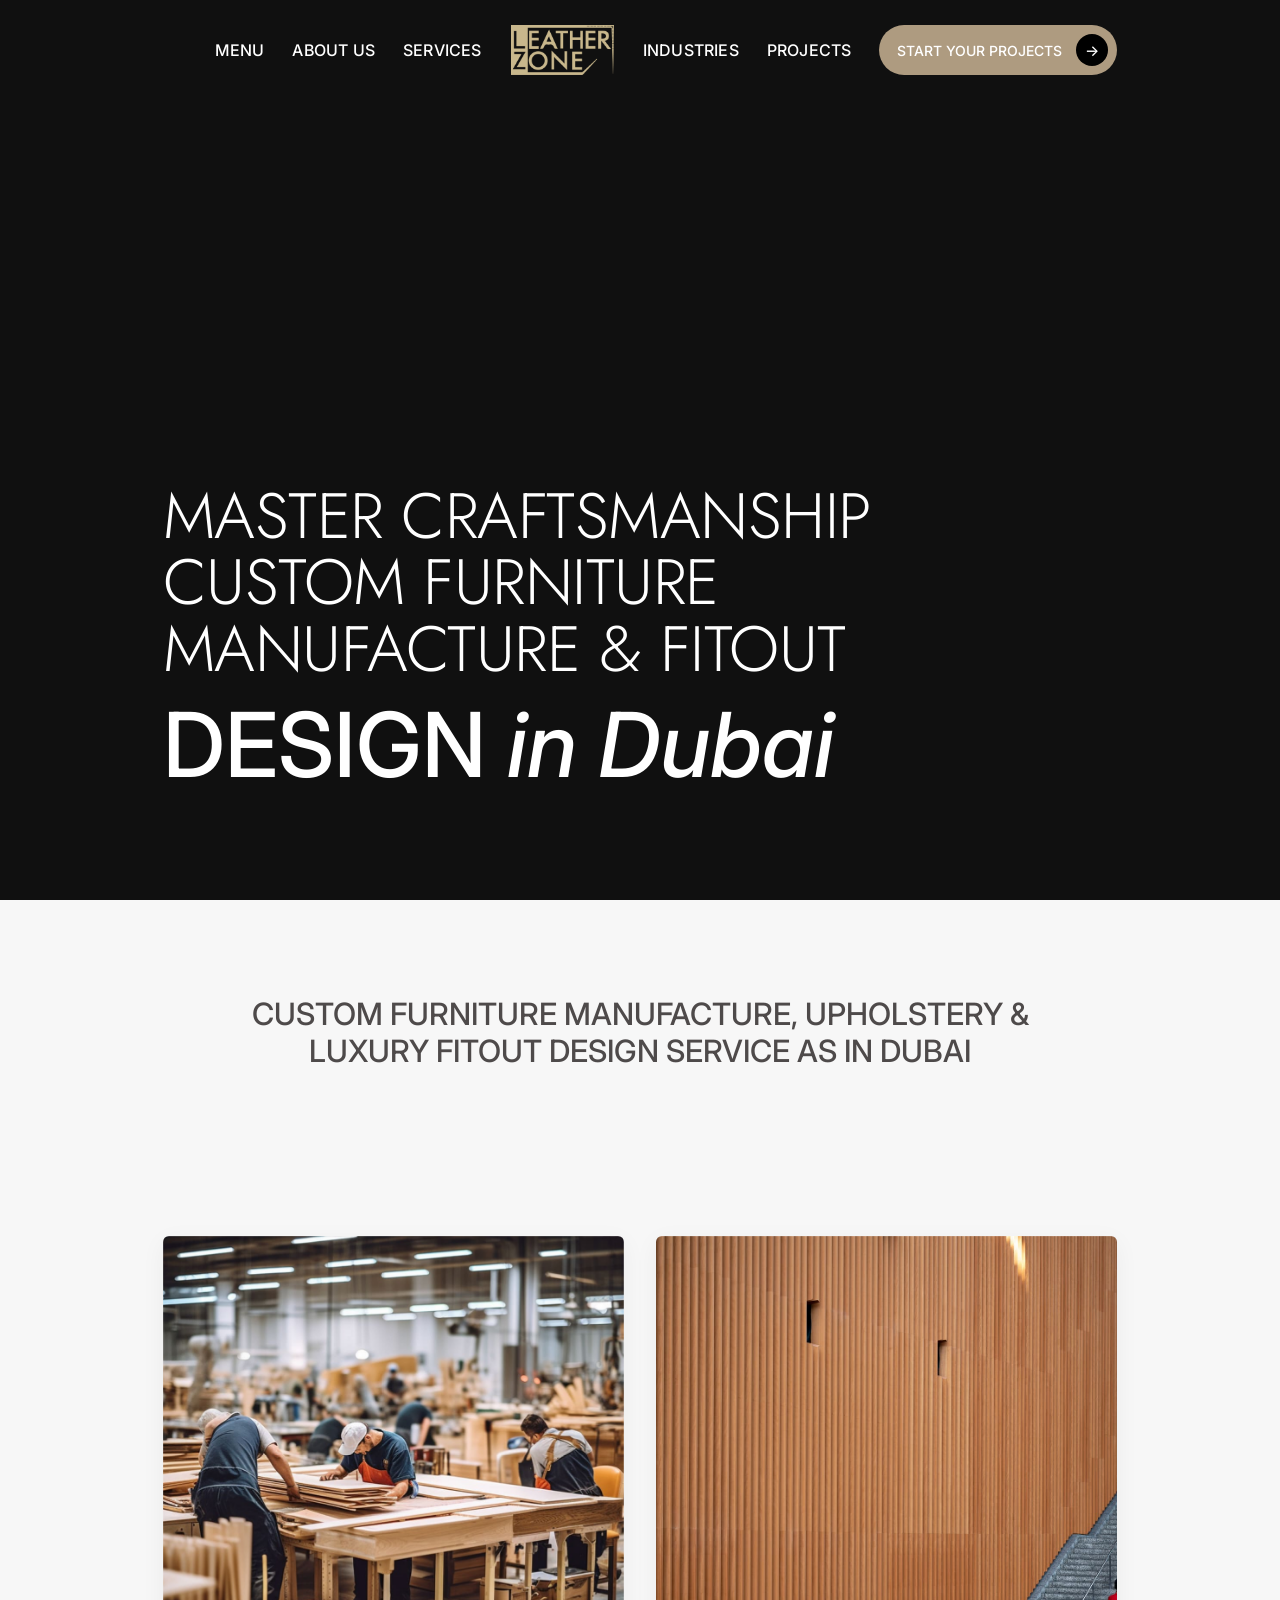
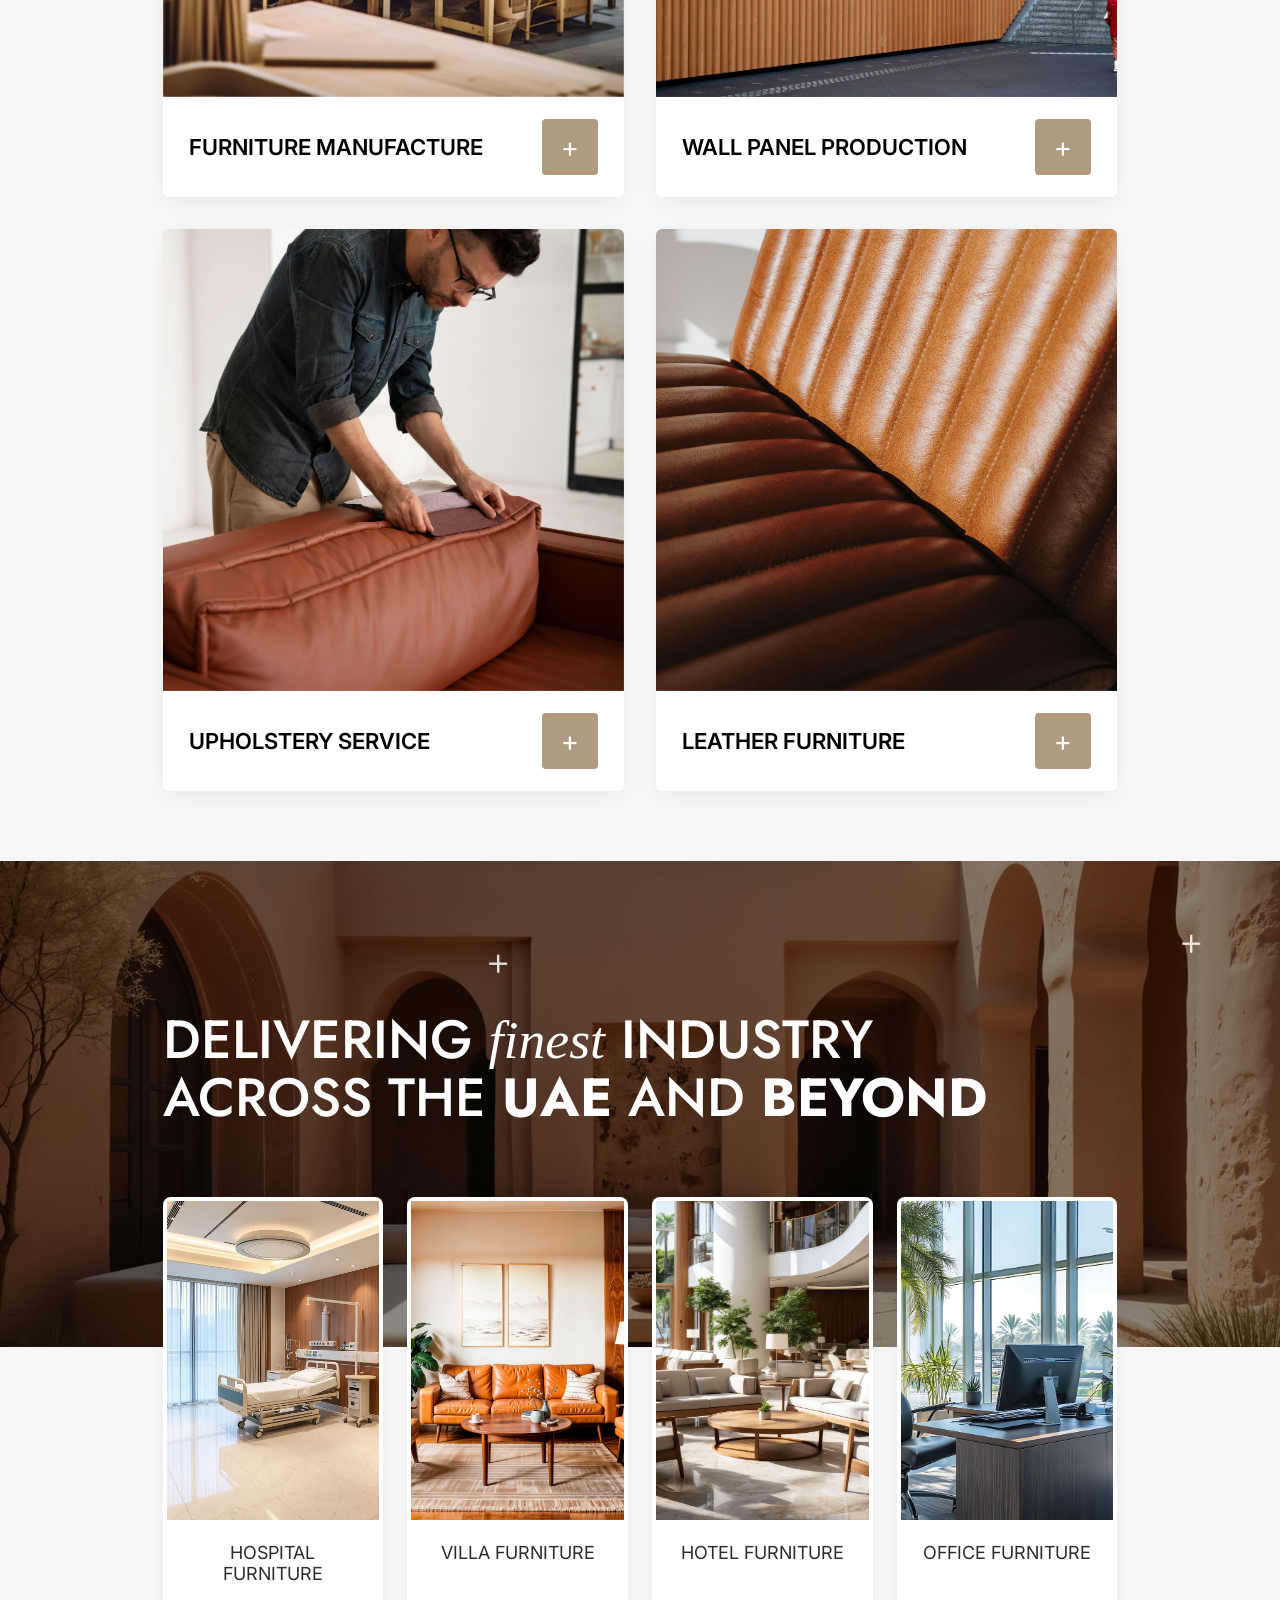
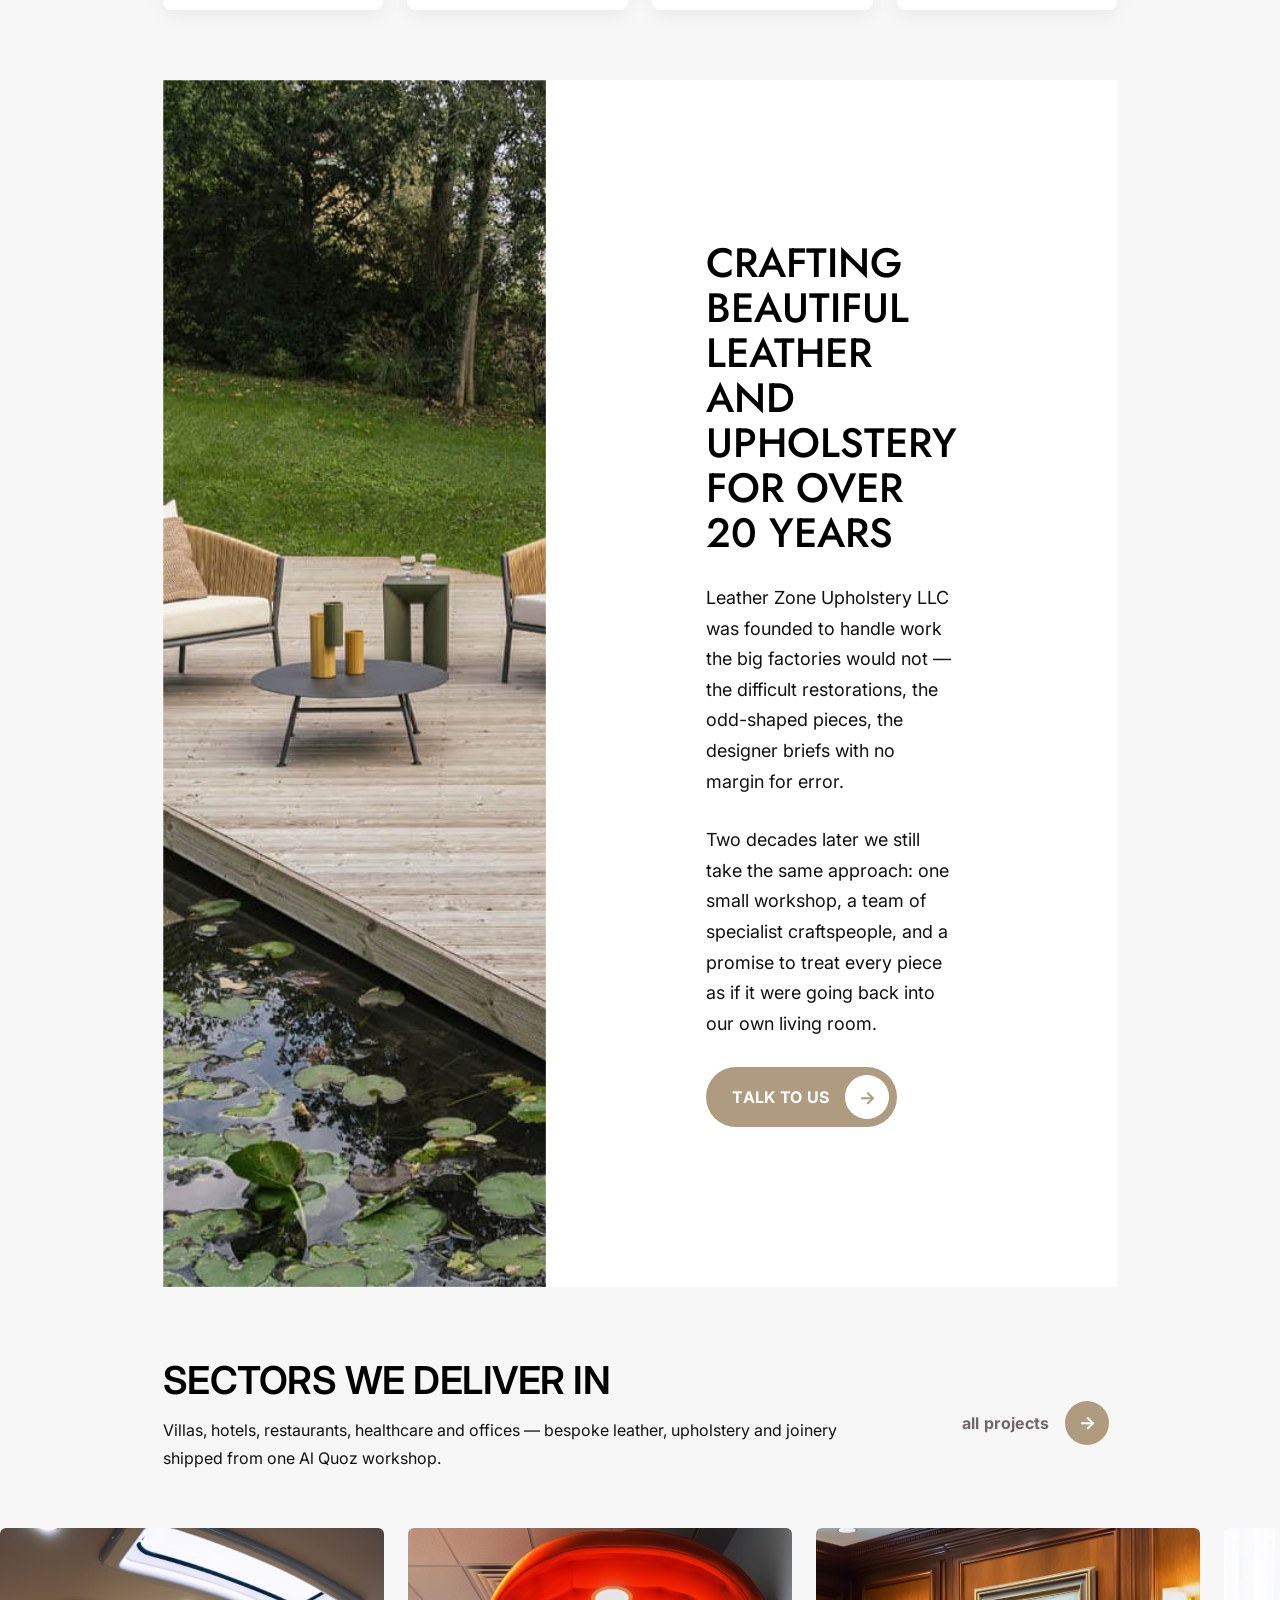
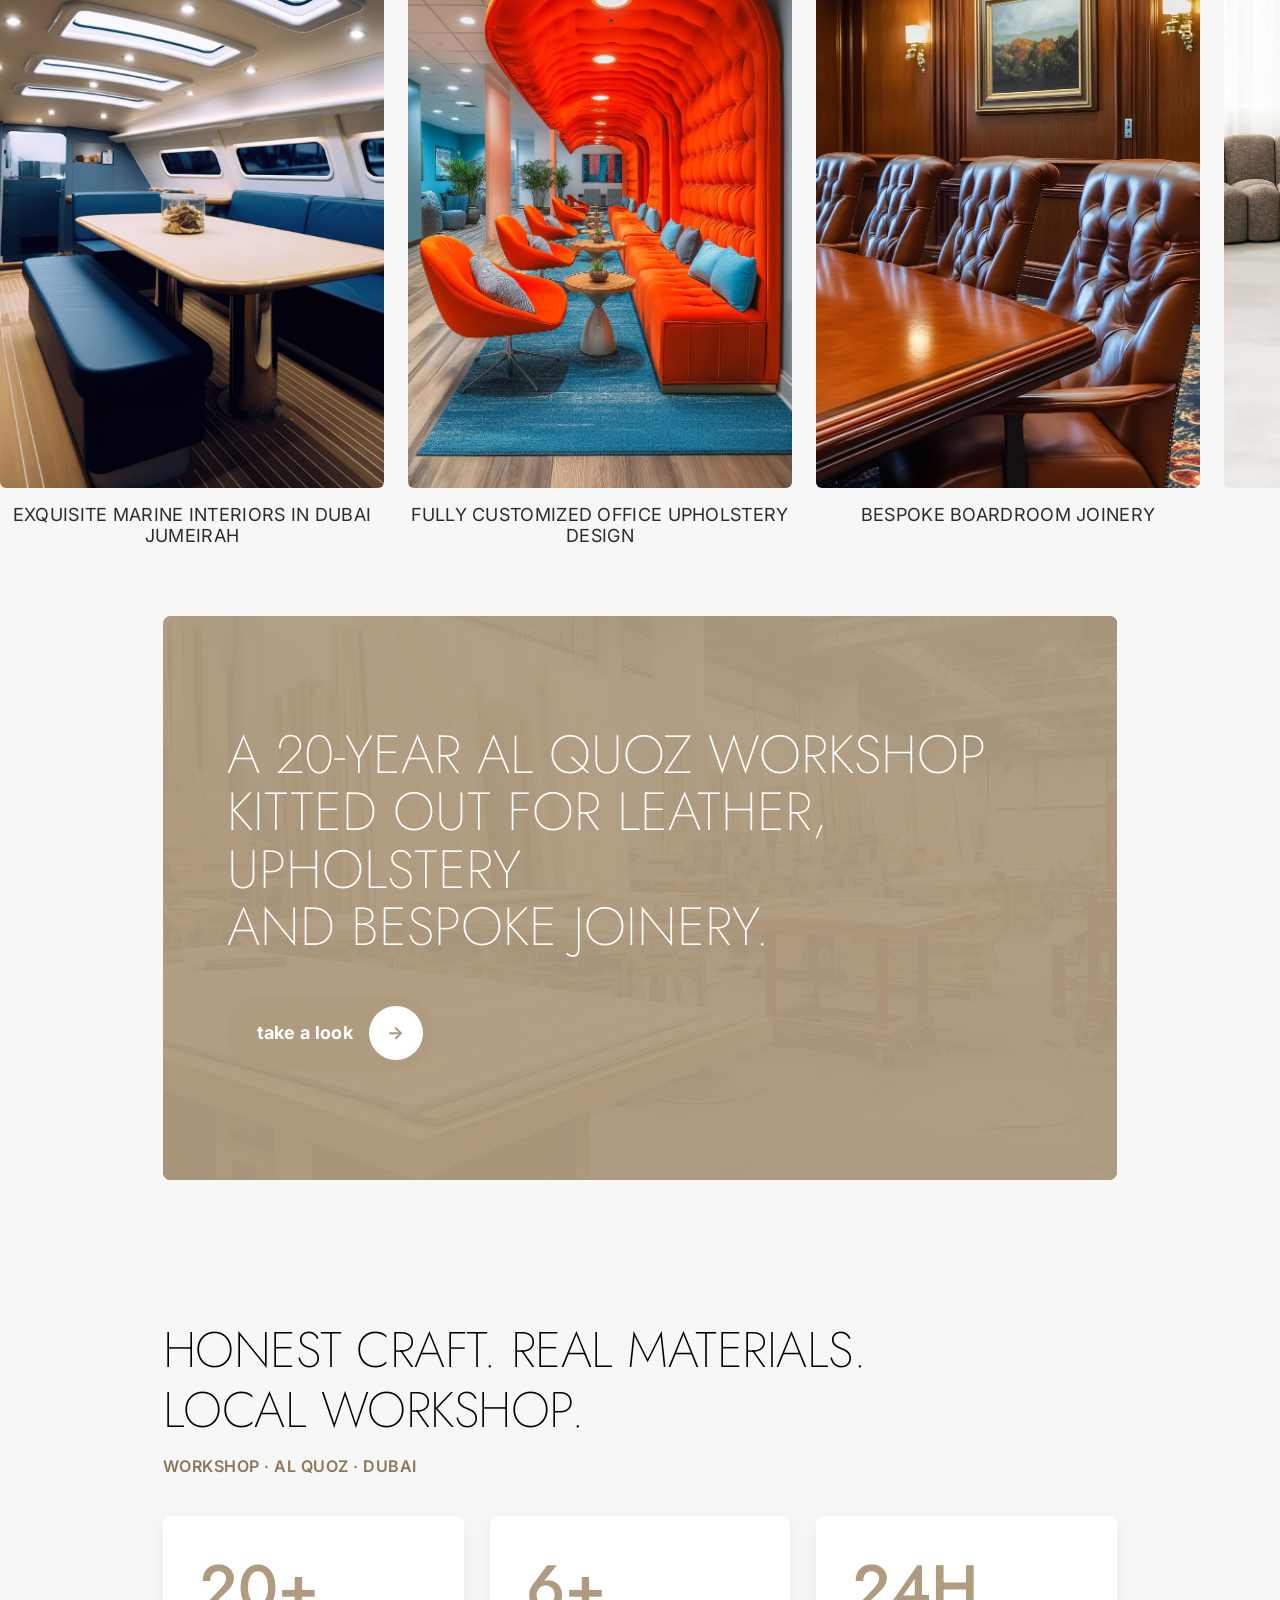
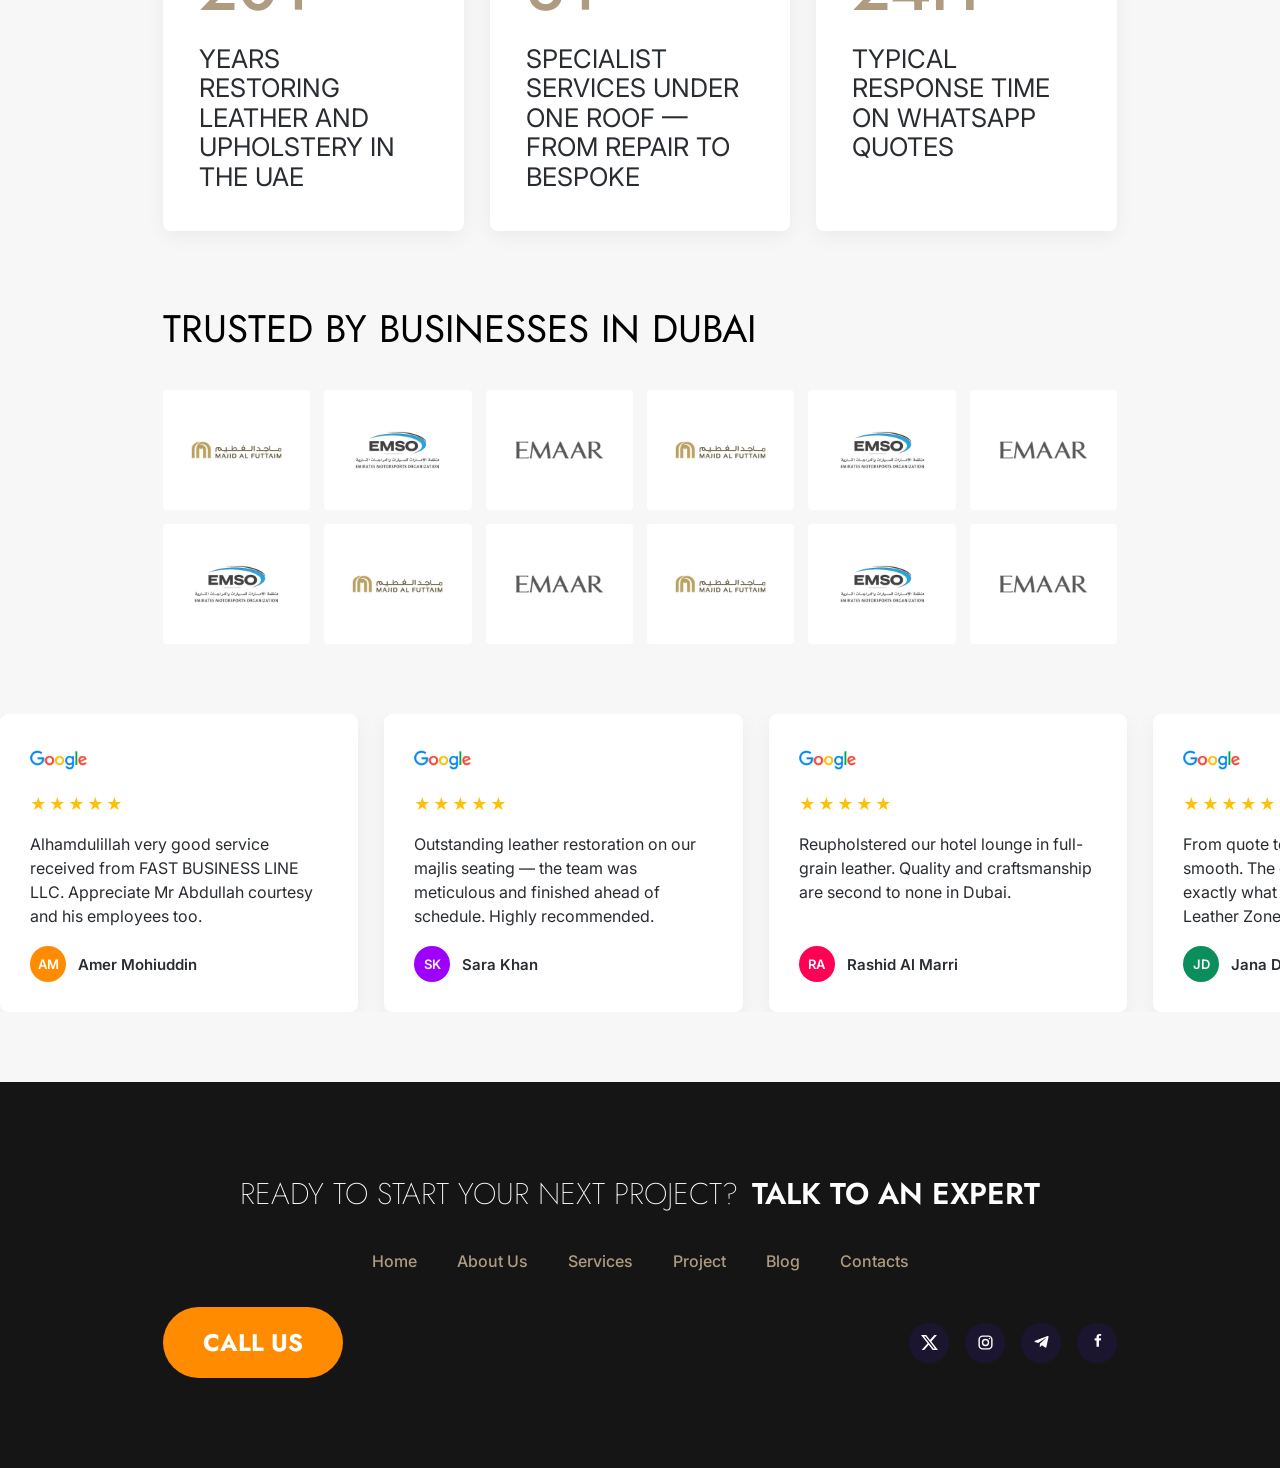
<file: site/index.html>
<!DOCTYPE html>
<html lang="en">
<head>
<meta charset="UTF-8">
<meta name="viewport" content="width=device-width, initial-scale=1.0">
<title>Leather Zone Upholstery LLC — Master Craftsmanship, Custom Furniture & Fitout, Dubai</title>
<meta name="description" content="Custom furniture manufacture, upholstery & luxury fitout design service in Dubai. 20 years of leather restoration and bespoke joinery from our Al Quoz workshop.">
<link rel="preconnect" href="https://fonts.googleapis.com">
<link rel="preconnect" href="https://fonts.gstatic.com" crossorigin>
<link href="https://fonts.googleapis.com/css2?family=Jost:wght@200;300;400;500;600;700&family=Inter:wght@400;500;600;700&family=Poppins:wght@400;500&display=swap" rel="stylesheet">
<link rel="stylesheet" href="css/styles.css">
</head>
<body>

<!-- HEADER -->
<header class="site-header">
  <div class="container">
    <nav class="nav">
      <div class="nav__group nav__group--left">
        <button class="hamburger" aria-label="Menu" onclick="document.querySelector('.mobile-menu').classList.add('open')">
          <span></span><span></span><span></span><span></span>
        </button>
        <a href="index.html" class="nav__link">MENU</a>
        <a href="about.html" class="nav__link">about us</a>
        <a href="services.html" class="nav__link">services</a>
      </div>
      <a href="index.html" class="nav__logo-wrap"><img class="nav__logo" src="assets/img/logo.png" alt="Leather Zone"></a>
      <div class="nav__group nav__group--right">
        <a href="industries.html" class="nav__link">INDUSTRIES</a>
        <a href="projects.html" class="nav__link">PROJECTS</a>
        <a href="contact.html" class="nav__cta">START YOUR PROJECTS <span class="circle">&rarr;</span></a>
      </div>
      <button class="nav__toggle" aria-label="Open menu" onclick="document.querySelector('.mobile-menu').classList.add('open')">
        <span></span><span></span><span></span>
      </button>
    </nav>
  </div>
</header>

<!-- HERO -->
<section class="hero" style="background-image:url('assets/img/hero-home.jpg')">
  <div class="hero__video">
    <iframe src="https://player.vimeo.com/video/925287346?background=1&amp;autoplay=1&amp;loop=1&amp;muted=1&amp;autopause=0&amp;controls=0&amp;title=0&amp;byline=0&amp;portrait=0&amp;dnt=1"
            frameborder="0" allow="autoplay; fullscreen" title="Leather Zone background video"></iframe>
  </div>
  <div class="container hero__inner">
    <h1>Master Craftsmanship<br>Custom Furniture<br>Manufacture &amp; Fitout</h1>
    <div class="hero__big">Design <em>in Dubai</em></div>
  </div>
</section>

<p class="lead">Custom Furniture Manufacture, Upholstery &amp;<br>Luxury Fitout Design Service As in Dubai</p>

<!-- SERVICES 2x2 -->
<section class="section">
  <div class="container">
    <div class="svc-grid reveal">
      <article class="svc-card">
        <img class="svc-card__img" src="assets/img/workshop-1.jpg" alt="Furniture Manufacture">
        <div class="svc-card__bar"><h3>Furniture Manufacture</h3><a class="svc-card__add" href="service-detail.html">+</a></div>
      </article>
      <article class="svc-card">
        <img class="svc-card__img" src="assets/img/travel-city.jpg" alt="Wall Panel Production">
        <div class="svc-card__bar"><h3>Wall Panel Production</h3><a class="svc-card__add" href="service-detail.html">+</a></div>
      </article>
      <article class="svc-card">
        <img class="svc-card__img" src="assets/img/man-design.jpg" alt="Upholstery Service">
        <div class="svc-card__bar"><h3>Upholstery Service</h3><a class="svc-card__add" href="service-detail.html">+</a></div>
      </article>
      <article class="svc-card">
        <img class="svc-card__img" src="assets/img/orange-armchair.jpg" alt="Leather Furniture">
        <div class="svc-card__bar"><h3>Leather Furniture</h3><a class="svc-card__add" href="service-detail.html">+</a></div>
      </article>
    </div>
  </div>
</section>

<!-- DELIVERING FINEST INDUSTRY — heading over image, cards overlapping -->
<section class="deliver">
  <div class="band deliver__band" style="background-image:url('assets/img/luxury-holiday.jpg')">
    <div class="container band__inner">
      <span class="plus plus--a">+</span>
      <span class="plus plus--b">+</span>
      <h2>Delivering <em>finest</em> industry<br>across the <b>UAE</b> and <b>BEYOND</b></h2>
    </div>
  </div>
  <div class="container">
    <div class="deliver__cards reveal">
      <article class="cat-card"><div class="zoom"><img src="assets/img/hospital-room.jpg" alt=""></div><p>Hospital Furniture</p></article>
      <article class="cat-card"><div class="zoom"><img src="assets/img/midcentury.jpg" alt=""></div><p>Villa Furniture</p></article>
      <article class="cat-card"><div class="zoom"><img src="assets/img/hotel-lobby.jpg" alt=""></div><p>Hotel Furniture</p></article>
      <article class="cat-card"><div class="zoom"><img src="assets/img/corporate-office.jpg" alt=""></div><p>Office Furniture</p></article>
    </div>
  </div>
</section>

<!-- ABOUT SPLIT -->
<section class="section">
  <div class="container">
    <div class="split reveal">
      <div class="split__media"><img src="assets/img/fauteuil.jpg" alt="Crafted leather furniture"></div>
      <div class="split__body">
        <h2>Crafting beautiful<br>leather and upholstery<br>for over 20 years</h2>
        <p>Leather Zone Upholstery LLC was founded to handle work the big factories would not — the difficult restorations, the odd-shaped pieces, the designer briefs with no margin for error.</p>
        <p>Two decades later we still take the same approach: one small workshop, a team of specialist craftspeople, and a promise to treat every piece as if it were going back into our own living room.</p>
        <a class="pill" href="about.html" style="align-self:flex-start">TALK TO US <span class="dot">&rarr;</span></a>
      </div>
    </div>
  </div>
</section>

<!-- GALLERY -->
<section class="section" style="padding-top:0">
  <div class="container">
    <div class="cta-row" style="justify-content:space-between;margin-bottom:40px">
      <div>
        <h2 class="section__title">Sectors we deliver in</h2>
        <p style="max-width:732px;color:#111;line-height:1.7;margin-top:14px">Villas, hotels, restaurants, healthcare and offices — bespoke leather, upholstery and joinery shipped from one Al Quoz workshop.</p>
      </div>
      <a class="pill pill--ghost" href="projects.html">all projects <span class="dot">&rarr;</span></a>
    </div>
  </div>
  <div class="sector-scroll reveal">
    <figure class="sector-item"><div class="zoom"><img src="assets/img/wallpaper-bg.jpg" alt="Exquisite marine interiors"></div><figcaption>Exquisite Marine Interiors in Dubai Jumeirah</figcaption></figure>
    <figure class="sector-item"><div class="zoom"><img src="assets/img/orange-room.jpg" alt="Office upholstery"></div><figcaption>Fully Customized Office Upholstery Design</figcaption></figure>
    <figure class="sector-item"><div class="zoom"><img src="assets/img/boardroom.jpg" alt="Bespoke boardroom joinery"></div><figcaption>Bespoke Boardroom Joinery</figcaption></figure>
    <figure class="sector-item"><div class="zoom"><img src="assets/img/modular-sofa.jpg" alt="Modular lounge seating"></div><figcaption>Modular Lounge Seating</figcaption></figure>
    <figure class="sector-item"><div class="zoom"><img src="assets/img/wallpaper-bg.jpg" alt="Exquisite marine interiors"></div><figcaption>Exquisite Marine Interiors in Dubai Jumeirah</figcaption></figure>
    <figure class="sector-item"><div class="zoom"><img src="assets/img/orange-room.jpg" alt="Office upholstery"></div><figcaption>Fully Customized Office Upholstery Design</figcaption></figure>
  </div>
</section>

<!-- CTA TAN BAND -->
<section class="section" style="padding-top:0">
  <div class="container">
    <div class="band band--tan" style="background-image:url('assets/img/cta-action.jpg');border-radius:8px;overflow:hidden;padding:110px clamp(30px,5vw,72px)">
      <div class="band__inner">
        <h2>A 20-year Al Quoz workshop<br>kitted out for leather, upholstery<br>and bespoke joinery.</h2>
        <a class="pill pill--lg" href="contact.html" style="margin-top:40px;background:var(--accent)">take a look <span class="dot">&rarr;</span></a>
      </div>
    </div>
  </div>
</section>

<!-- STATS -->
<section class="section">
  <div class="container">
    <h2 class="section__title" style="font-family:var(--display);font-weight:200;font-size:clamp(34px,4vw,50px);margin-bottom:14px">Honest craft. Real materials.<br>Local workshop.</h2>
    <p class="eyebrow" style="margin-bottom:40px">Workshop · Al Quoz · Dubai</p>
    <div class="stats reveal">
      <div class="stat"><div class="stat__num">20+</div><p>Years restoring leather and upholstery in the UAE</p></div>
      <div class="stat"><div class="stat__num">6+</div><p>Specialist services under one roof — from repair to bespoke</p></div>
      <div class="stat"><div class="stat__num">24h</div><p>Typical response time on WhatsApp quotes</p></div>
    </div>
  </div>
</section>

<!-- TRUSTED BY / LOGOS -->
<section class="section" style="padding-top:0">
  <div class="container">
    <h2 class="display" style="font-weight:400;font-size:clamp(28px,3vw,40px);margin-bottom:34px;text-transform:uppercase">trusted by businesses in dubai</h2>
    <div class="logos reveal">
      <div><img src="assets/img/brand-1.png" alt=""></div>
      <div><img src="assets/img/brand-2.png" alt=""></div>
      <div><img src="assets/img/brand-3.png" alt=""></div>
      <div><img src="assets/img/brand-1.png" alt=""></div>
      <div><img src="assets/img/brand-2.png" alt=""></div>
      <div><img src="assets/img/brand-3.png" alt=""></div>
      <div><img src="assets/img/brand-2.png" alt=""></div>
      <div><img src="assets/img/brand-1.png" alt=""></div>
      <div><img src="assets/img/brand-3.png" alt=""></div>
      <div><img src="assets/img/brand-1.png" alt=""></div>
      <div><img src="assets/img/brand-2.png" alt=""></div>
      <div><img src="assets/img/brand-3.png" alt=""></div>
    </div>
  </div>
</section>

<!-- TESTIMONIALS -->
<section class="section" style="padding-top:0">
  <div class="review-scroll reveal">
    <article class="review">
      <img class="review__google" src="assets/img/google-logo.png" alt="Google">
      <div class="review__stars">★★★★★</div>
      <p>Alhamdulillah very good service received from FAST BUSINESS LINE LLC. Appreciate Mr Abdullah courtesy and his employees too.</p>
      <div class="review__person"><span class="review__avatar" style="background:#ff8c00">AM</span><strong>Amer Mohiuddin</strong></div>
    </article>
    <article class="review">
      <img class="review__google" src="assets/img/google-logo.png" alt="Google">
      <div class="review__stars">★★★★★</div>
      <p>Outstanding leather restoration on our majlis seating — the team was meticulous and finished ahead of schedule. Highly recommended.</p>
      <div class="review__person"><span class="review__avatar" style="background:#9d00ff">SK</span><strong>Sara Khan</strong></div>
    </article>
    <article class="review">
      <img class="review__google" src="assets/img/google-logo.png" alt="Google">
      <div class="review__stars">★★★★★</div>
      <p>Reupholstered our hotel lounge in full-grain leather. Quality and craftsmanship are second to none in Dubai.</p>
      <div class="review__person"><span class="review__avatar" style="background:#ff0055">RA</span><strong>Rashid Al Marri</strong></div>
    </article>
    <article class="review">
      <img class="review__google" src="assets/img/google-logo.png" alt="Google">
      <div class="review__stars">★★★★★</div>
      <p>From quote to delivery everything was smooth. The custom dining set is exactly what we imagined. Thank you Leather Zone!</p>
      <div class="review__person"><span class="review__avatar" style="background:#0a8f5b">JD</span><strong>Jana Daoud</strong></div>
    </article>
    <article class="review">
      <img class="review__google" src="assets/img/google-logo.png" alt="Google">
      <div class="review__stars">★★★★★</div>
      <p>Great attention to detail on our yacht salon refit. They sourced beautiful hides and the stitching is flawless.</p>
      <div class="review__person"><span class="review__avatar" style="background:#1d6ff2">MH</span><strong>Mohammed Hassan</strong></div>
    </article>
    <article class="review">
      <img class="review__google" src="assets/img/google-logo.png" alt="Google">
      <div class="review__stars">★★★★★</div>
      <p>Professional, punctual and fairly priced. Our office reception furniture looks brand new again.</p>
      <div class="review__person"><span class="review__avatar" style="background:#e0529c">LP</span><strong>Lara Petrova</strong></div>
    </article>
    <article class="review">
      <img class="review__google" src="assets/img/google-logo.png" alt="Google">
      <div class="review__stars">★★★★★</div>
      <p>They restored a 30-year-old Chesterfield I thought was beyond saving. Genuine craftspeople — could not be happier.</p>
      <div class="review__person"><span class="review__avatar" style="background:#7a5cff">AB</span><strong>Ahmed Bassam</strong></div>
    </article>
    <article class="review">
      <img class="review__google" src="assets/img/google-logo.png" alt="Google">
      <div class="review__stars">★★★★★</div>
      <p>Fitted out our clinic waiting area with easy-clean upholstery. Durable, comfortable and beautifully finished.</p>
      <div class="review__person"><span class="review__avatar" style="background:#ff8c00">NF</span><strong>Nadia Farouk</strong></div>
    </article>
    <article class="review">
      <img class="review__google" src="assets/img/google-logo.png" alt="Google">
      <div class="review__stars">★★★★★</div>
      <p>Bespoke headboards for our villa — the fluted leather panels are stunning. Installation was quick and tidy.</p>
      <div class="review__person"><span class="review__avatar" style="background:#9d00ff">OY</span><strong>Omar Yusuf</strong></div>
    </article>
  </div>
</section>

<!-- FOOTER -->
<footer class="site-footer">
  <div class="container">
    <div class="footer__top">
      <h2>Ready to start your next project?</h2>
      <a href="contact.html"><strong>Talk to an Expert</strong></a>
    </div>
    <nav class="footer__nav">
      <a href="index.html">home</a>
      <a href="about.html">about us</a>
      <a href="services.html">services</a>
      <a href="projects.html">project</a>
      <a href="blog.html">blog</a>
      <a href="contact.html">contacts</a>
    </nav>
    <div class="footer__bottom">
      <a class="footer__call" href="tel:+97100000000">CALL US</a>
      <div class="socials">
        <a href="#" aria-label="Twitter"><svg viewBox="0 0 24 24" fill="#fff" aria-hidden="true"><path d="M18.9 1.5h3.6l-7.9 9 9.3 12h-7.3l-5.7-7.5L4.5 22.5H.9l8.4-9.6L0 1.5h7.4l5.2 6.8zm-1.3 18.8h2L6.5 3.6H4.3z"/></svg></a>
        <a href="#" aria-label="Instagram"><svg viewBox="0 0 24 24" fill="none" stroke="#fff" stroke-width="2" aria-hidden="true"><rect x="3" y="3" width="18" height="18" rx="5"/><circle cx="12" cy="12" r="4.2"/><circle cx="17.6" cy="6.4" r="1.1" fill="#fff" stroke="none"/></svg></a>
        <a href="#" aria-label="Telegram"><svg viewBox="0 0 24 24" fill="#fff" aria-hidden="true"><path d="M21.9 4.3l-3 14.1c-.2 1-.8 1.2-1.7.8l-4.6-3.4-2.2 2.1c-.3.3-.5.4-.9.4l.3-4.7 8.6-7.8c.4-.3-.1-.5-.6-.2L7.3 12.6 2.8 11.2c-1-.3-1-1 .2-1.5l17.6-6.8c.8-.3 1.5.2 1.3 1.4z"/></svg></a>
        <a href="#" aria-label="Facebook"><svg viewBox="0 0 24 24" fill="#fff" aria-hidden="true"><path d="M14 9h2.7l.4-3H14V4.1c0-.9.3-1.5 1.6-1.5h1.6V0C16.9 0 15.8 0 14.7 0 12.2 0 10.6 1.5 10.6 4.1V6H8v3h2.6v9H14z"/></svg></a>
      </div>
    </div>
  </div>
</footer>

<!-- MOBILE MENU -->
<div class="mobile-menu">
  <div class="mobile-menu__panel">
    <button class="mobile-menu__close" aria-label="Close">&times;</button>
    <a href="index.html">Home</a>
    <a href="about.html">About Us</a>
    <a href="services.html">Services</a>
    <a href="projects.html">Projects</a>
    <a href="blog.html">Blog</a>
    <a href="contact.html">Contacts</a>
  </div>
</div>

<script src="js/main.js"></script>
</body>
</html>
</file>
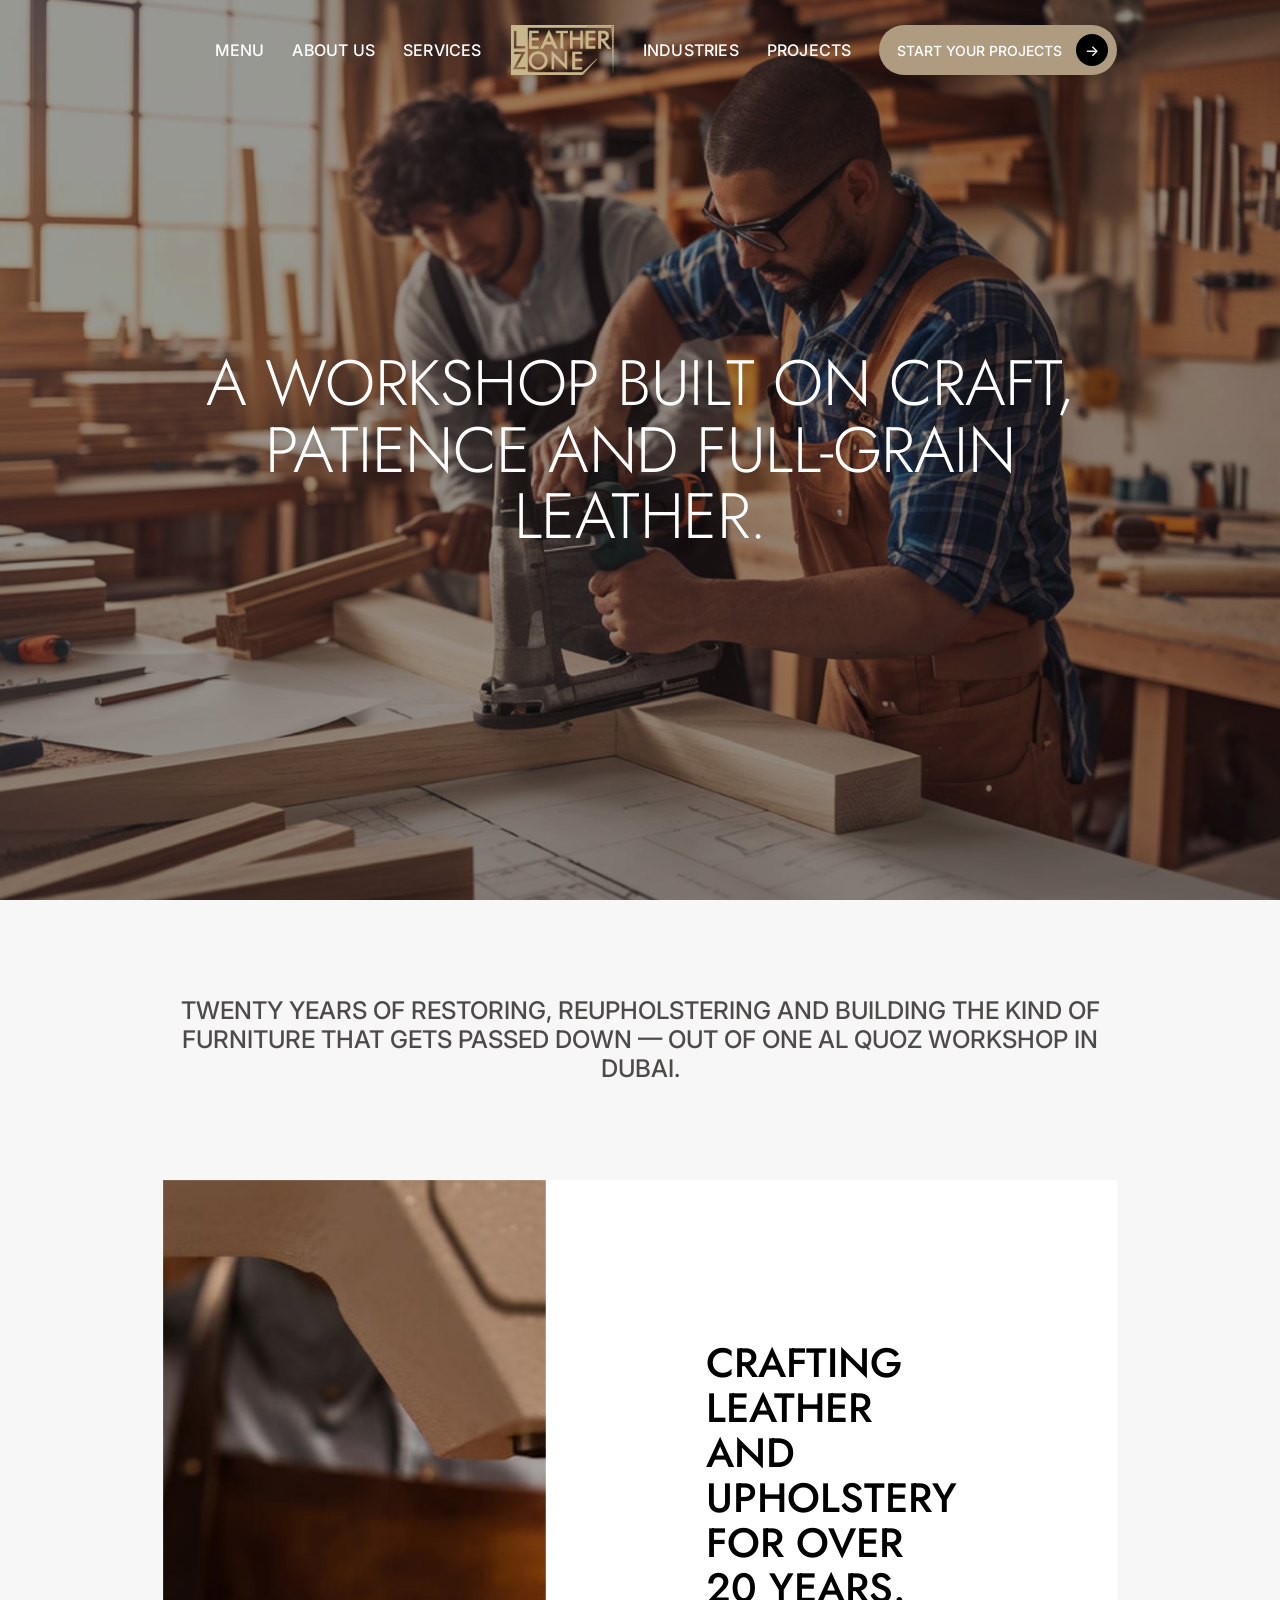
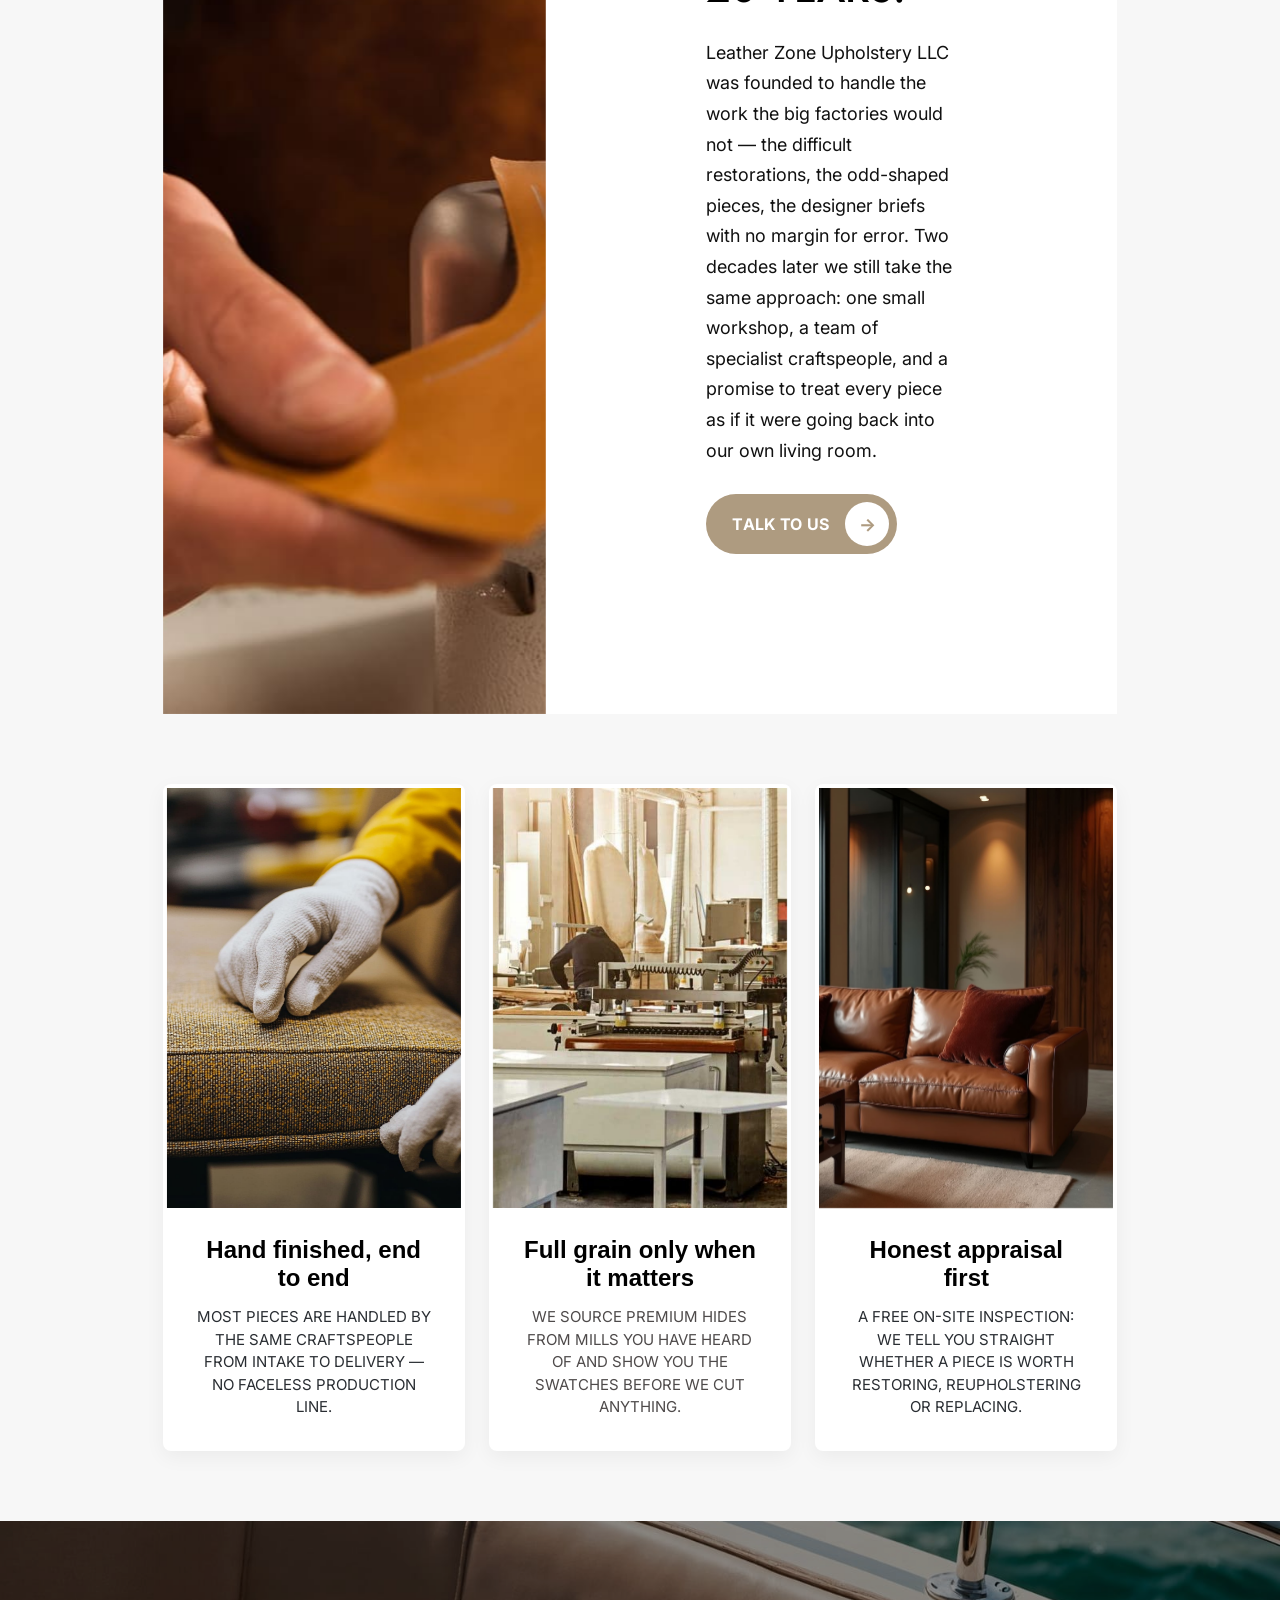
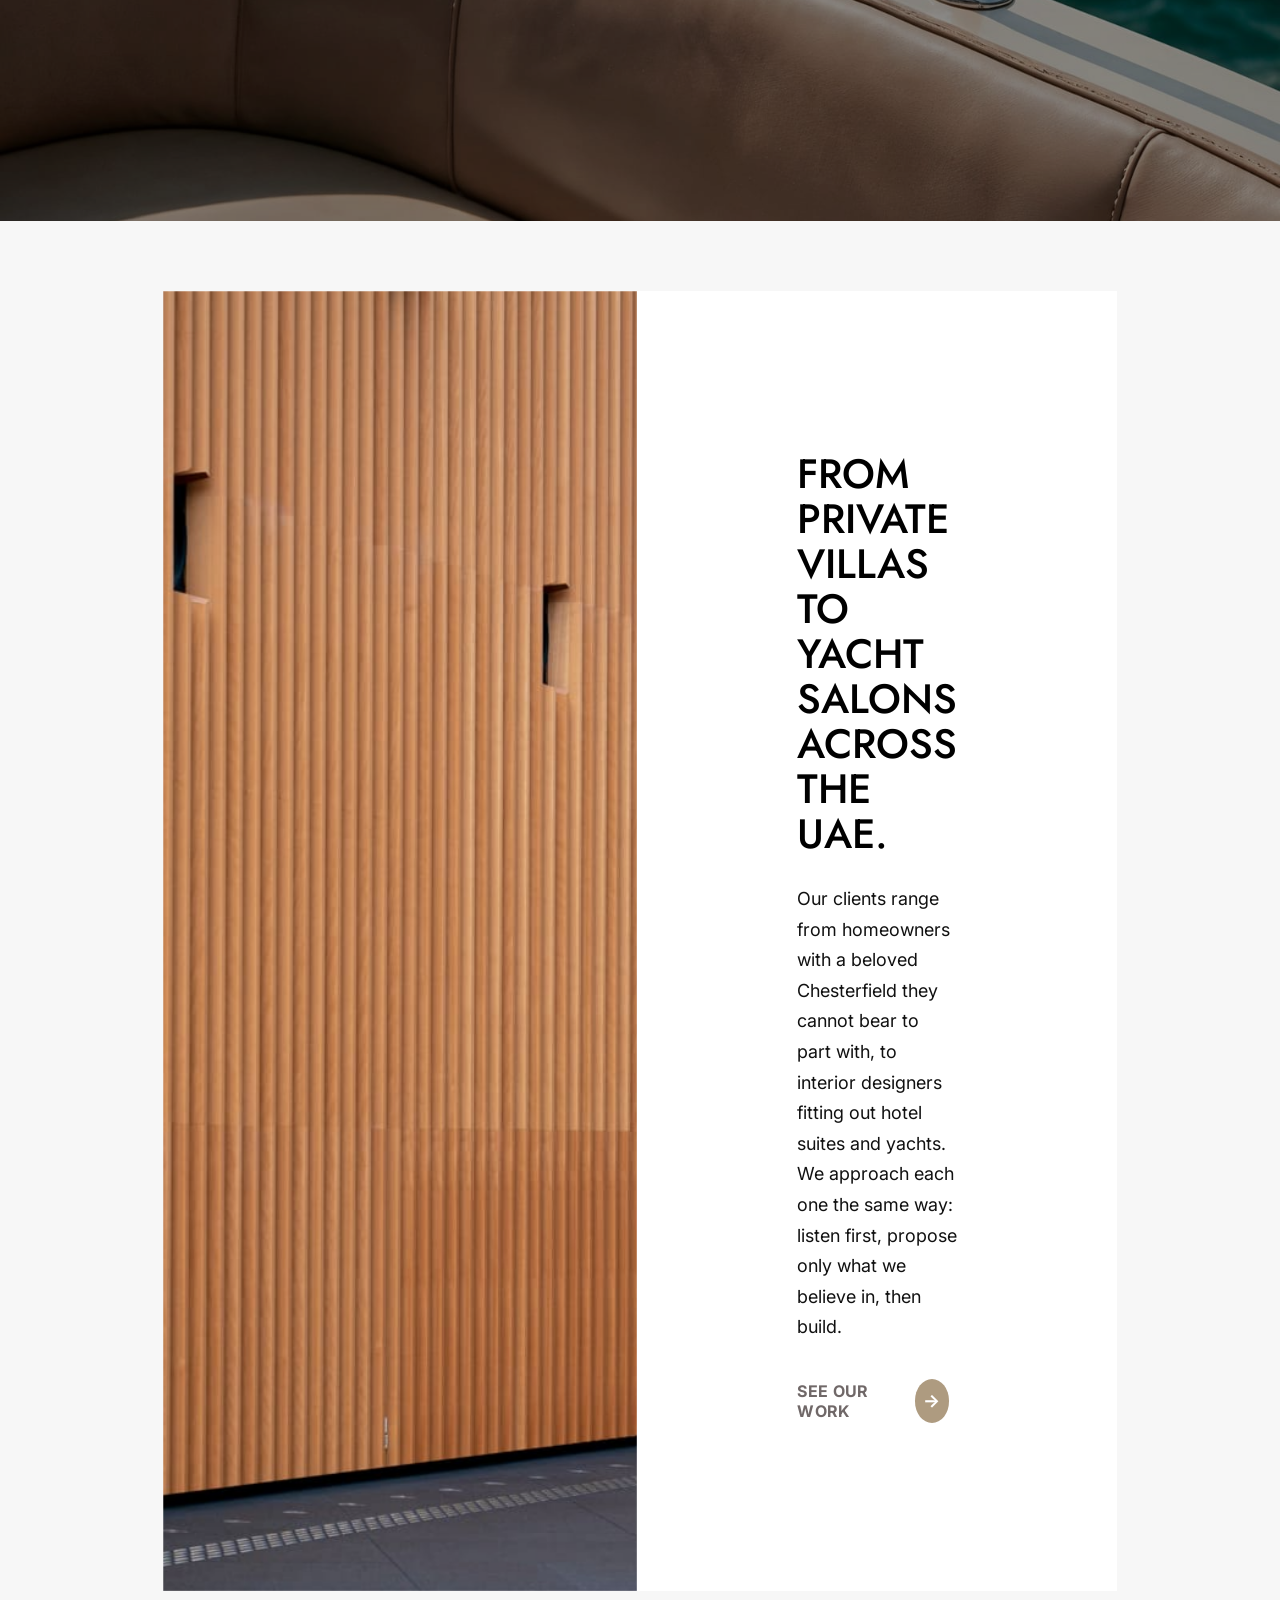
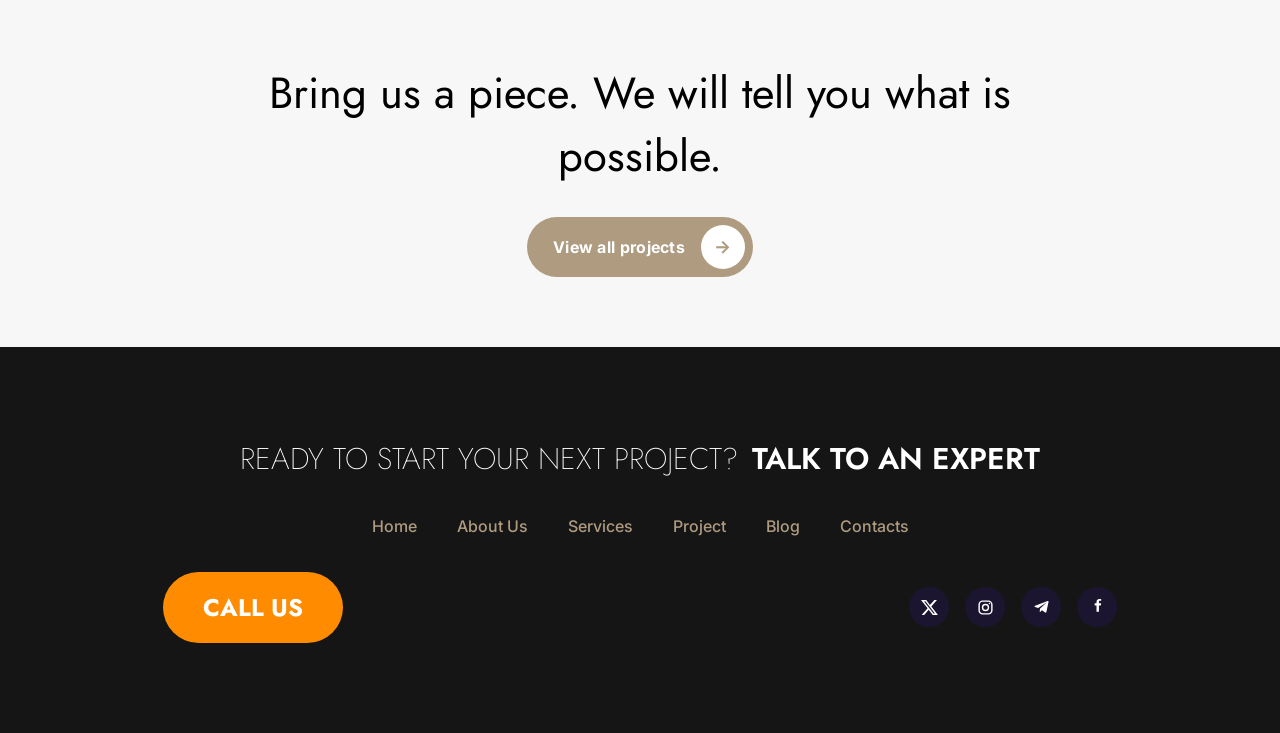
<file: site/about.html>
<!DOCTYPE html>
<html lang="en">
<head>
<meta charset="UTF-8">
<meta name="viewport" content="width=device-width, initial-scale=1.0">
<title>About Us — Leather Zone Upholstery LLC, Dubai</title>
<meta name="description" content="A workshop built on craft, patience and full-grain leather. Twenty years of restoring, reupholstering and building furniture from one Al Quoz workshop in Dubai.">
<link rel="preconnect" href="https://fonts.googleapis.com">
<link rel="preconnect" href="https://fonts.gstatic.com" crossorigin>
<link href="https://fonts.googleapis.com/css2?family=Jost:wght@200;300;400;500;600;700&family=Inter:wght@400;500;600;700&family=Poppins:wght@400;500&display=swap" rel="stylesheet">
<link rel="stylesheet" href="css/styles.css">
</head>
<body>

<header class="site-header">
  <div class="container">
    <nav class="nav">
      <div class="nav__group nav__group--left">
        <button class="hamburger" aria-label="Menu" onclick="document.querySelector('.mobile-menu').classList.add('open')"><span></span><span></span><span></span><span></span></button>
        <a href="index.html" class="nav__link">MENU</a>
        <a href="about.html" class="nav__link">about us</a>
        <a href="services.html" class="nav__link">services</a>
      </div>
      <a href="index.html" class="nav__logo-wrap"><img class="nav__logo" src="assets/img/logo.png" alt="Leather Zone"></a>
      <div class="nav__group nav__group--right">
        <a href="industries.html" class="nav__link">INDUSTRIES</a>
        <a href="projects.html" class="nav__link">PROJECTS</a>
        <a href="contact.html" class="nav__cta">START YOUR PROJECTS <span class="circle">&rarr;</span></a>
      </div>
      <button class="nav__toggle" aria-label="Open menu" onclick="document.querySelector('.mobile-menu').classList.add('open')"><span></span><span></span><span></span></button>
    </nav>
  </div>
</header>

<!-- HERO -->
<section class="hero hero--center" style="background-image:url('assets/img/hero-about.jpg')">
  <div class="container hero__inner">
    <h1 style="max-width:1192px;margin:0 auto">A workshop built on Craft,<br>patience and full-grain leather.</h1>
  </div>
</section>

<p class="lead lead--sm">Twenty years of restoring, reupholstering and building the kind of furniture that gets passed down — out of one Al Quoz workshop in Dubai.</p>

<!-- ABOUT SPLIT -->
<section class="section" style="padding-top:0">
  <div class="container">
    <div class="split">
      <div class="split__media"><img src="assets/img/fauteuil-about.jpg" alt="Leather workshop"></div>
      <div class="split__body">
        <h2>Crafting leather<br>and upholstery<br>for over 20 years.</h2>
        <p>Leather Zone Upholstery LLC was founded to handle the work the big factories would not — the difficult restorations, the odd-shaped pieces, the designer briefs with no margin for error. Two decades later we still take the same approach: one small workshop, a team of specialist craftspeople, and a promise to treat every piece as if it were going back into our own living room.</p>
        <a class="pill" href="contact.html" style="align-self:flex-start">TALK TO US <span class="dot">&rarr;</span></a>
      </div>
    </div>
  </div>
</section>

<!-- VALUE CARDS -->
<section class="section" style="padding-top:0">
  <div class="container">
    <div class="cards-row" style="grid-template-columns:repeat(3,1fr)">
      <article class="cat-card">
        <img src="assets/img/about-card1.jpg" alt="" style="height:420px">
        <div style="padding:28px;text-align:center">
          <h3 style="font-family:'Segoe UI',sans-serif;font-weight:600;font-size:24px;margin-bottom:14px">Hand finished, end to end</h3>
          <p style="padding:0;color:var(--muted2);font-size:15px;line-height:1.5">Most pieces are handled by the same craftspeople from intake to delivery — no faceless production line.</p>
        </div>
      </article>
      <article class="cat-card">
        <img src="assets/img/about-card2.jpg" alt="" style="height:420px">
        <div style="padding:28px;text-align:center">
          <h3 style="font-family:'Segoe UI',sans-serif;font-weight:600;font-size:24px;margin-bottom:14px">Full grain only when it matters</h3>
          <p style="padding:0;color:var(--muted);font-size:15px;line-height:1.5">We source premium hides from mills you have heard of and show you the swatches before we cut anything.</p>
        </div>
      </article>
      <article class="cat-card">
        <img src="assets/img/about-card3.jpg" alt="" style="height:420px">
        <div style="padding:28px;text-align:center">
          <h3 style="font-family:'Segoe UI',sans-serif;font-weight:600;font-size:24px;margin-bottom:14px">Honest appraisal first</h3>
          <p style="padding:0;color:var(--muted2);font-size:15px;line-height:1.5">A free on-site inspection: we tell you straight whether a piece is worth restoring, reupholstering or replacing.</p>
        </div>
      </article>
    </div>
  </div>
</section>

<!-- DARK BAND -->
<section class="band" style="background-image:url('assets/img/about-band.jpg')"></section>

<!-- CLIENTS SPLIT -->
<section class="section">
  <div class="container">
    <div class="split">
      <div class="split__media"><img src="assets/img/travel-city.jpg" alt="Workshop project"></div>
      <div class="split__body">
        <h2>From private villas to yacht salons across the UAE.</h2>
        <p>Our clients range from homeowners with a beloved Chesterfield they cannot bear to part with, to interior designers fitting out hotel suites and yachts. We approach each one the same way: listen first, propose only what we believe in, then build.</p>
        <a class="pill pill--ghost" href="projects.html" style="align-self:flex-start">SEE OUR WORK <span class="dot">&rarr;</span></a>
      </div>
    </div>
  </div>
</section>

<!-- CTA -->
<section class="section" style="padding-top:0">
  <div class="container text-center">
    <h2 class="display" style="font-weight:400;font-size:clamp(30px,3.4vw,45px);max-width:760px;margin:0 auto 30px">Bring us a piece. We will tell you what is possible.</h2>
    <a class="pill" href="projects.html">View all projects <span class="dot">&rarr;</span></a>
  </div>
</section>

<footer class="site-footer">
  <div class="container">
    <div class="footer__top"><h2>Ready to start your next project?</h2><a href="contact.html"><strong>Talk to an Expert</strong></a></div>
    <nav class="footer__nav">
      <a href="index.html">home</a><a href="about.html">about us</a><a href="services.html">services</a>
      <a href="projects.html">project</a><a href="blog.html">blog</a><a href="contact.html">contacts</a>
    </nav>
    <div class="footer__bottom">
      <a class="footer__call" href="tel:+97100000000">CALL US</a>
      <div class="socials"><a href="#" aria-label="Twitter"><svg viewBox="0 0 24 24" fill="#fff" aria-hidden="true"><path d="M18.9 1.5h3.6l-7.9 9 9.3 12h-7.3l-5.7-7.5L4.5 22.5H.9l8.4-9.6L0 1.5h7.4l5.2 6.8zm-1.3 18.8h2L6.5 3.6H4.3z"/></svg></a><a href="#" aria-label="Instagram"><svg viewBox="0 0 24 24" fill="none" stroke="#fff" stroke-width="2" aria-hidden="true"><rect x="3" y="3" width="18" height="18" rx="5"/><circle cx="12" cy="12" r="4.2"/><circle cx="17.6" cy="6.4" r="1.1" fill="#fff" stroke="none"/></svg></a><a href="#" aria-label="Telegram"><svg viewBox="0 0 24 24" fill="#fff" aria-hidden="true"><path d="M21.9 4.3l-3 14.1c-.2 1-.8 1.2-1.7.8l-4.6-3.4-2.2 2.1c-.3.3-.5.4-.9.4l.3-4.7 8.6-7.8c.4-.3-.1-.5-.6-.2L7.3 12.6 2.8 11.2c-1-.3-1-1 .2-1.5l17.6-6.8c.8-.3 1.5.2 1.3 1.4z"/></svg></a><a href="#" aria-label="Facebook"><svg viewBox="0 0 24 24" fill="#fff" aria-hidden="true"><path d="M14 9h2.7l.4-3H14V4.1c0-.9.3-1.5 1.6-1.5h1.6V0C16.9 0 15.8 0 14.7 0 12.2 0 10.6 1.5 10.6 4.1V6H8v3h2.6v9H14z"/></svg></a></div>
    </div>
  </div>
</footer>

<div class="mobile-menu"><div class="mobile-menu__panel">
  <button class="mobile-menu__close" aria-label="Close">&times;</button>
  <a href="index.html">Home</a><a href="about.html">About Us</a><a href="services.html">Services</a>
  <a href="projects.html">Projects</a><a href="blog.html">Blog</a><a href="contact.html">Contacts</a>
</div></div>

<script src="js/main.js"></script>
</body>
</html>
</file>
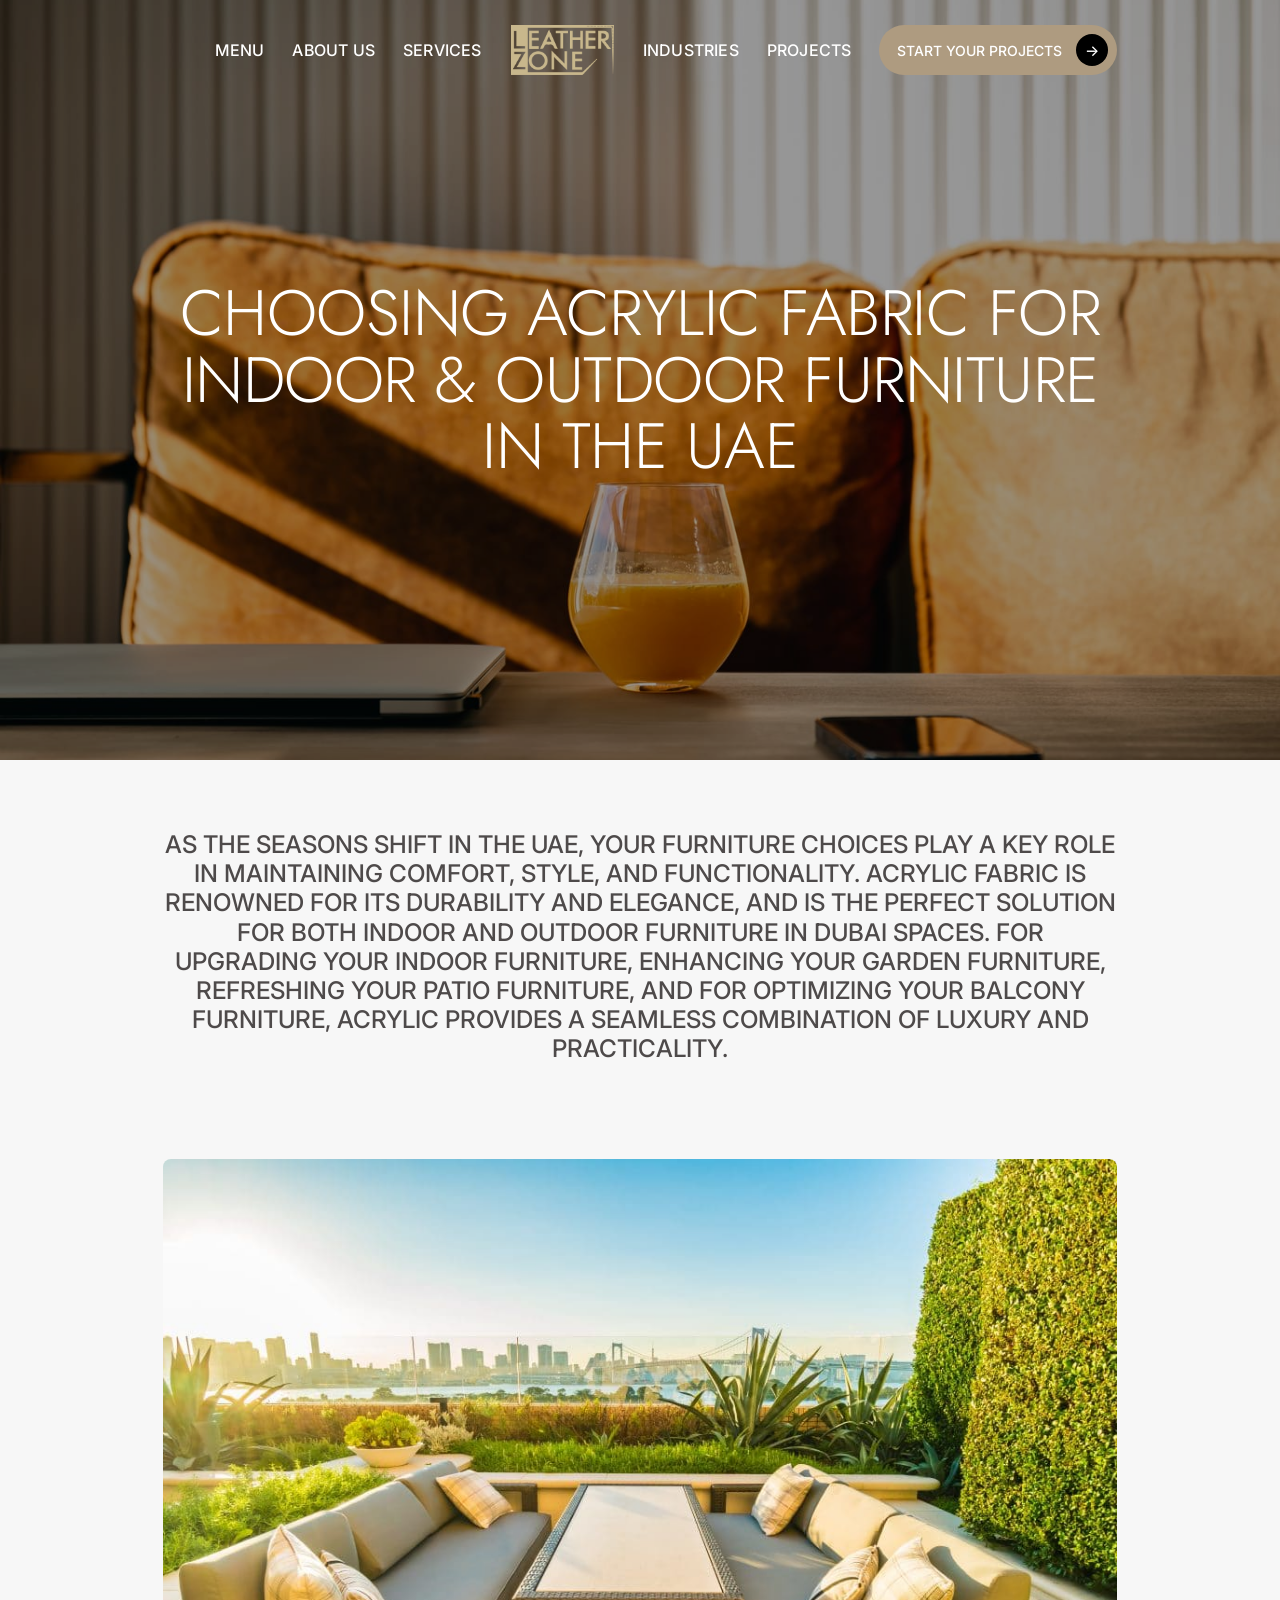
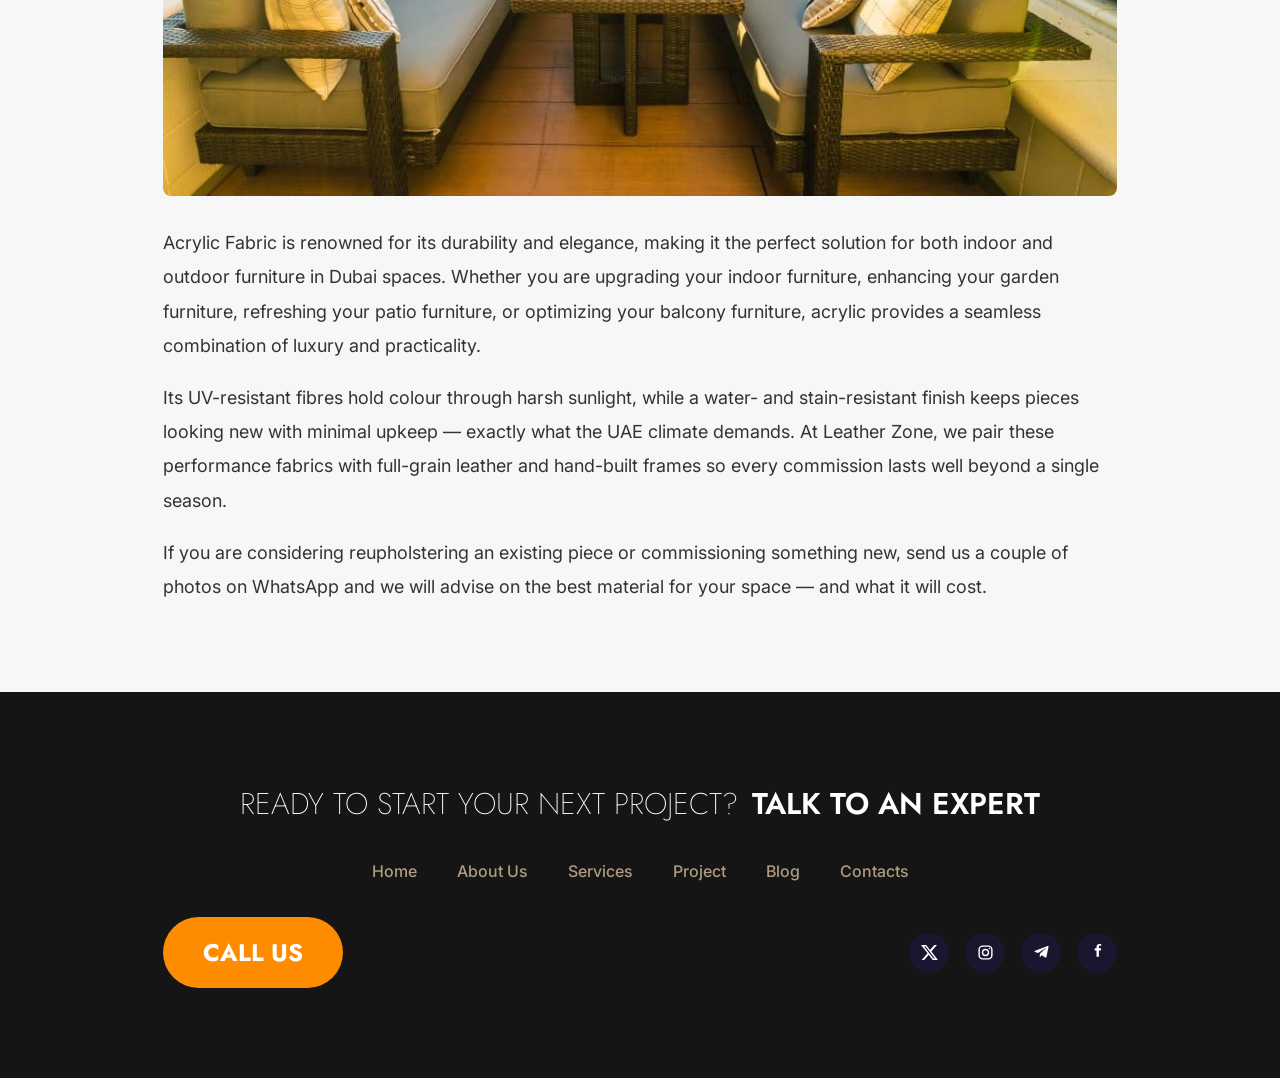
<file: site/blog.html>
<!DOCTYPE html>
<html lang="en">
<head>
<meta charset="UTF-8">
<meta name="viewport" content="width=device-width, initial-scale=1.0">
<title>Acrylic Fabric for UAE Furniture — Leather Zone Blog</title>
<meta name="description" content="As the seasons shift in the UAE, your furniture choices play a key role in maintaining comfort, style and functionality.">
<link rel="preconnect" href="https://fonts.googleapis.com">
<link rel="preconnect" href="https://fonts.gstatic.com" crossorigin>
<link href="https://fonts.googleapis.com/css2?family=Jost:wght@200;300;400;500;600;700&family=Inter:wght@400;500;600;700&family=Poppins:wght@400;500&display=swap" rel="stylesheet">
<link rel="stylesheet" href="css/styles.css">
</head>
<body>

<header class="site-header">
  <div class="container">
    <nav class="nav">
      <div class="nav__group nav__group--left">
        <button class="hamburger" aria-label="Menu" onclick="document.querySelector('.mobile-menu').classList.add('open')"><span></span><span></span><span></span><span></span></button>
        <a href="index.html" class="nav__link">MENU</a>
        <a href="about.html" class="nav__link">about us</a>
        <a href="services.html" class="nav__link">services</a>
      </div>
      <a href="index.html" class="nav__logo-wrap"><img class="nav__logo" src="assets/img/logo.png" alt="Leather Zone"></a>
      <div class="nav__group nav__group--right">
        <a href="projects.html" class="nav__link">INDUSTRIES</a>
        <a href="projects.html" class="nav__link">PROJECTS</a>
        <a href="contact.html" class="nav__cta">START YOUR PROJECTS <span class="circle">&rarr;</span></a>
      </div>
      <button class="nav__toggle" aria-label="Open menu" onclick="document.querySelector('.mobile-menu').classList.add('open')"><span></span><span></span><span></span></button>
    </nav>
  </div>
</header>

<section class="hero hero--center hero--short" style="background-image:url('assets/img/hero-services.jpg')">
  <div class="container hero__inner">
    <h1 style="max-width:1192px;margin:0 auto">Choosing acrylic fabric for<br>indoor &amp; outdoor furniture in the UAE</h1>
  </div>
</section>

<!-- ARTICLE -->
<section class="section">
  <div class="container">
    <p class="lead lead--sm" style="margin-top:0;padding-left:0;padding-right:0">As the seasons shift in the UAE, your furniture choices play a key role in maintaining comfort, style, and functionality. Acrylic Fabric is renowned for its durability and elegance, and is the perfect solution for both indoor and outdoor furniture in Dubai spaces. For upgrading your indoor furniture, enhancing your garden furniture, refreshing your patio furniture, and for optimizing your balcony furniture, acrylic provides a seamless combination of luxury and practicality.</p>
    <img src="assets/img/blog-main.jpg" alt="Acrylic fabric furniture" style="width:100%;border-radius:8px;margin:30px 0">
    <div style="max-width:1140px;margin:0 auto;font-size:18px;line-height:1.9;color:#333">
      <p>Acrylic Fabric is renowned for its durability and elegance, making it the perfect solution for both indoor and outdoor furniture in Dubai spaces. Whether you are upgrading your indoor furniture, enhancing your garden furniture, refreshing your patio furniture, or optimizing your balcony furniture, acrylic provides a seamless combination of luxury and practicality.</p>
      <p>Its UV-resistant fibres hold colour through harsh sunlight, while a water- and stain-resistant finish keeps pieces looking new with minimal upkeep — exactly what the UAE climate demands. At Leather Zone, we pair these performance fabrics with full-grain leather and hand-built frames so every commission lasts well beyond a single season.</p>
      <p>If you are considering reupholstering an existing piece or commissioning something new, send us a couple of photos on WhatsApp and we will advise on the best material for your space — and what it will cost.</p>
    </div>
  </div>
</section>

<footer class="site-footer">
  <div class="container">
    <div class="footer__top"><h2>Ready to start your next project?</h2><a href="contact.html"><strong>Talk to an Expert</strong></a></div>
    <nav class="footer__nav">
      <a href="index.html">home</a><a href="about.html">about us</a><a href="services.html">services</a>
      <a href="projects.html">project</a><a href="blog.html">blog</a><a href="contact.html">contacts</a>
    </nav>
    <div class="footer__bottom">
      <a class="footer__call" href="tel:+97100000000">CALL US</a>
      <div class="socials"><a href="#" aria-label="Twitter"><svg viewBox="0 0 24 24" fill="#fff" aria-hidden="true"><path d="M18.9 1.5h3.6l-7.9 9 9.3 12h-7.3l-5.7-7.5L4.5 22.5H.9l8.4-9.6L0 1.5h7.4l5.2 6.8zm-1.3 18.8h2L6.5 3.6H4.3z"/></svg></a><a href="#" aria-label="Instagram"><svg viewBox="0 0 24 24" fill="none" stroke="#fff" stroke-width="2" aria-hidden="true"><rect x="3" y="3" width="18" height="18" rx="5"/><circle cx="12" cy="12" r="4.2"/><circle cx="17.6" cy="6.4" r="1.1" fill="#fff" stroke="none"/></svg></a><a href="#" aria-label="Telegram"><svg viewBox="0 0 24 24" fill="#fff" aria-hidden="true"><path d="M21.9 4.3l-3 14.1c-.2 1-.8 1.2-1.7.8l-4.6-3.4-2.2 2.1c-.3.3-.5.4-.9.4l.3-4.7 8.6-7.8c.4-.3-.1-.5-.6-.2L7.3 12.6 2.8 11.2c-1-.3-1-1 .2-1.5l17.6-6.8c.8-.3 1.5.2 1.3 1.4z"/></svg></a><a href="#" aria-label="Facebook"><svg viewBox="0 0 24 24" fill="#fff" aria-hidden="true"><path d="M14 9h2.7l.4-3H14V4.1c0-.9.3-1.5 1.6-1.5h1.6V0C16.9 0 15.8 0 14.7 0 12.2 0 10.6 1.5 10.6 4.1V6H8v3h2.6v9H14z"/></svg></a></div>
    </div>
  </div>
</footer>

<div class="mobile-menu"><div class="mobile-menu__panel">
  <button class="mobile-menu__close" aria-label="Close">&times;</button>
  <a href="index.html">Home</a><a href="about.html">About Us</a><a href="services.html">Services</a>
  <a href="projects.html">Projects</a><a href="blog.html">Blog</a><a href="contact.html">Contacts</a>
</div></div>

<script src="js/main.js"></script>
</body>
</html>
</file>
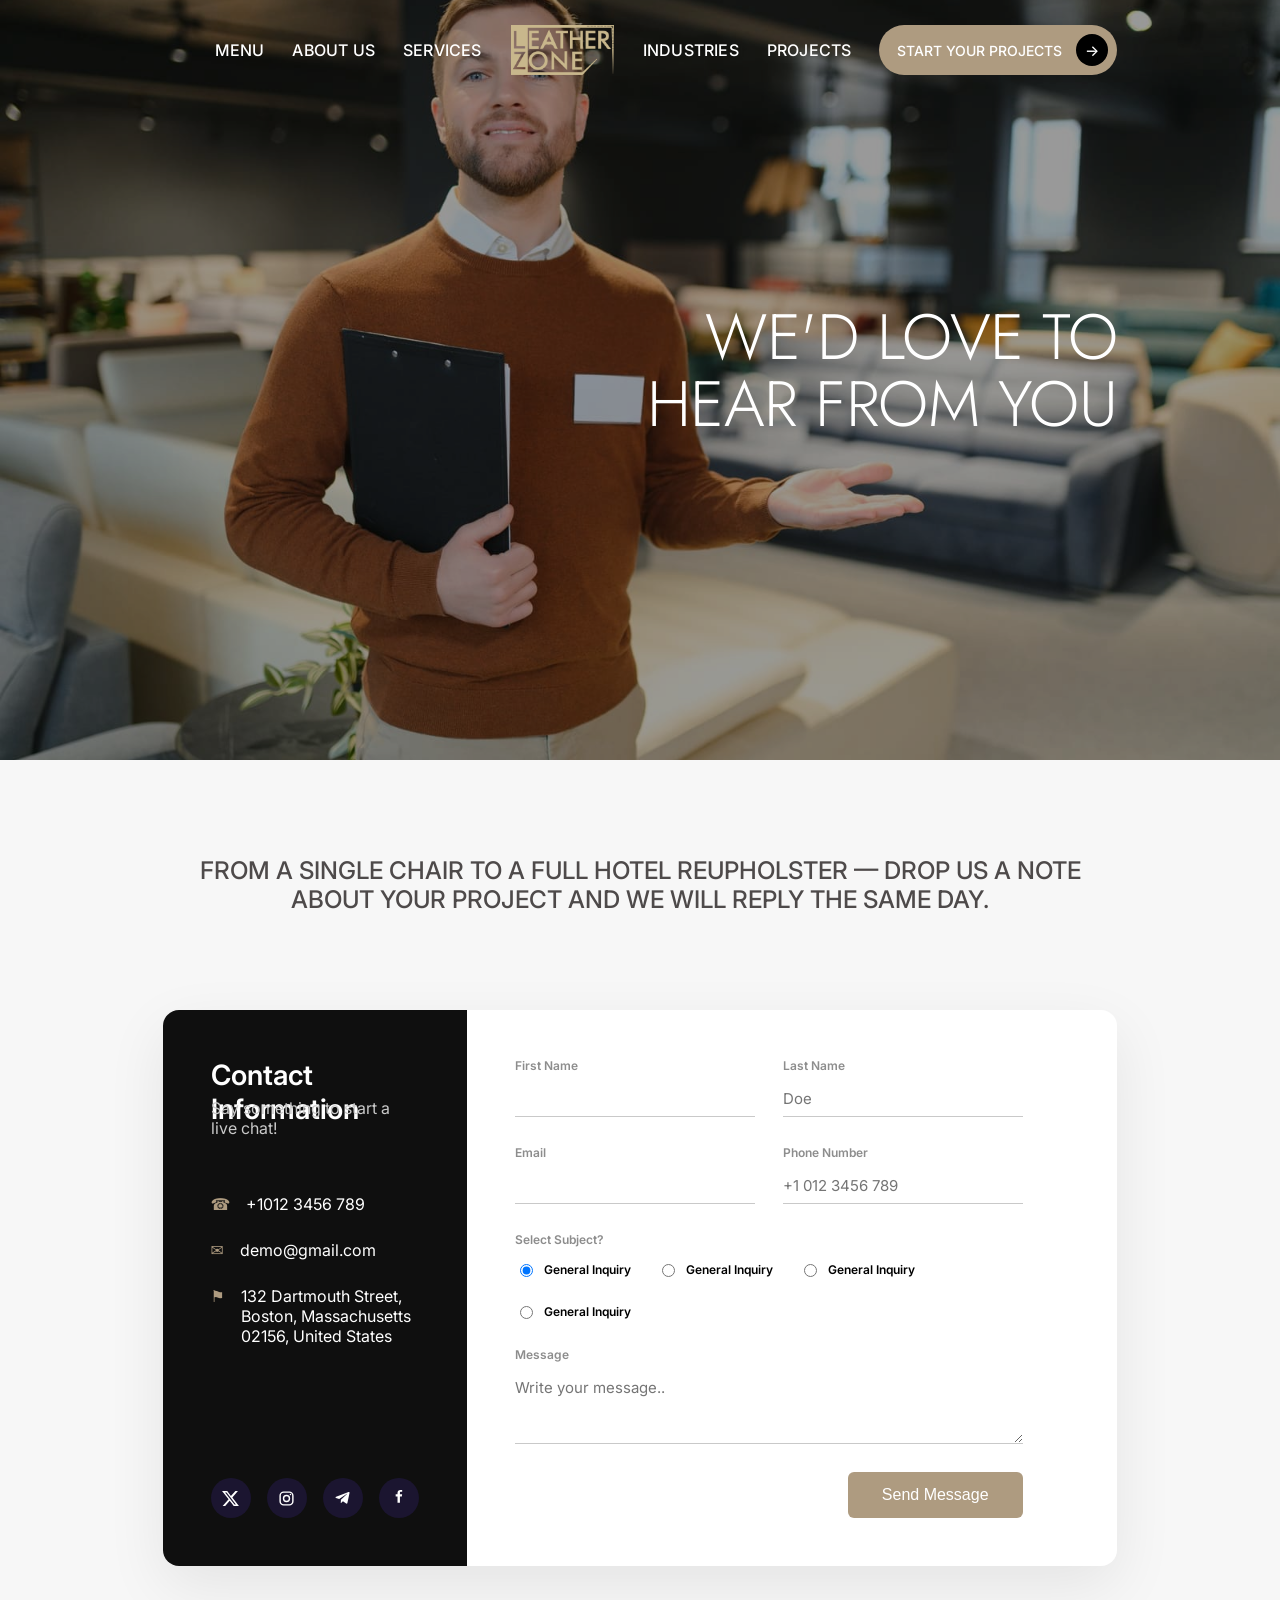
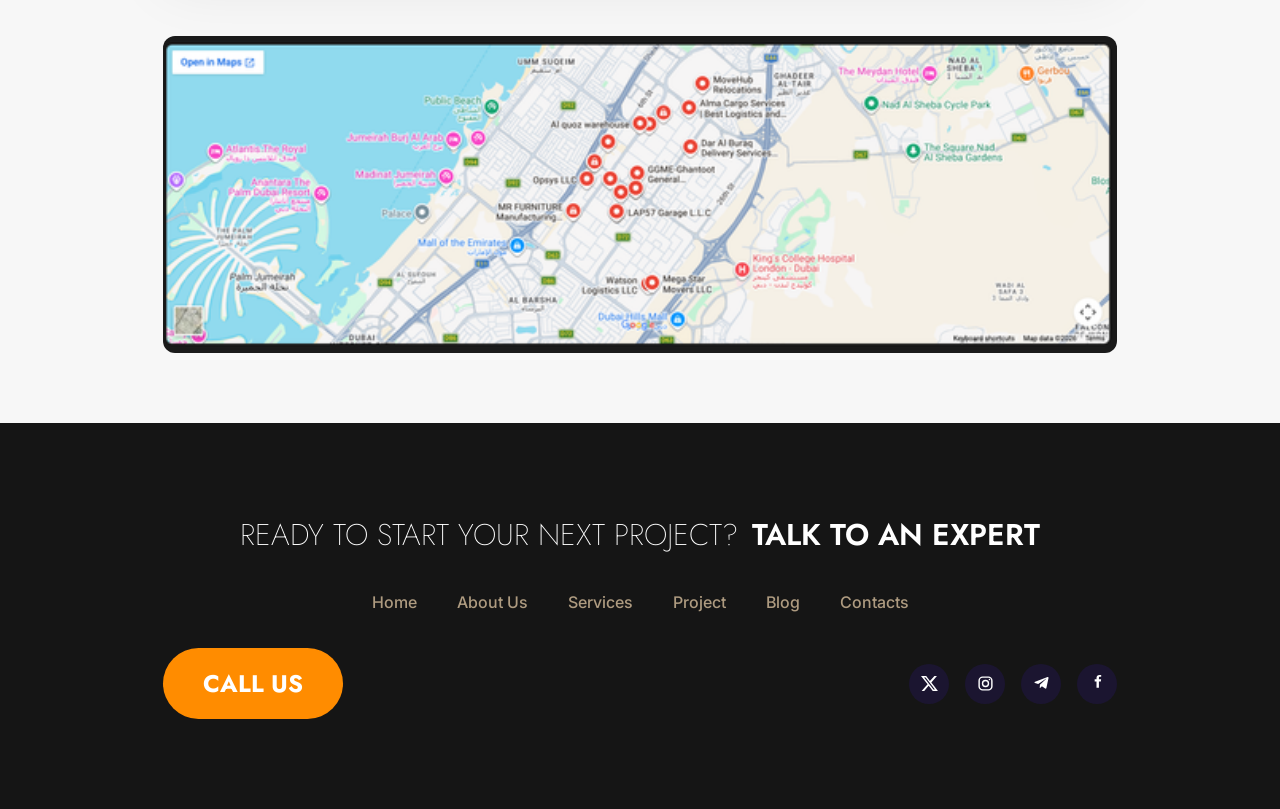
<file: site/contact.html>
<!DOCTYPE html>
<html lang="en">
<head>
<meta charset="UTF-8">
<meta name="viewport" content="width=device-width, initial-scale=1.0">
<title>Contact — Leather Zone Upholstery LLC, Dubai</title>
<meta name="description" content="From a single chair to a full hotel reupholster — drop us a note about your project and we will reply the same day.">
<link rel="preconnect" href="https://fonts.googleapis.com">
<link rel="preconnect" href="https://fonts.gstatic.com" crossorigin>
<link href="https://fonts.googleapis.com/css2?family=Jost:wght@200;300;400;500;600;700&family=Inter:wght@400;500;600;700&family=Poppins:wght@400;500&display=swap" rel="stylesheet">
<link rel="stylesheet" href="css/styles.css">
</head>
<body>

<header class="site-header">
  <div class="container">
    <nav class="nav">
      <div class="nav__group nav__group--left">
        <button class="hamburger" aria-label="Menu" onclick="document.querySelector('.mobile-menu').classList.add('open')"><span></span><span></span><span></span><span></span></button>
        <a href="index.html" class="nav__link">MENU</a>
        <a href="about.html" class="nav__link">about us</a>
        <a href="services.html" class="nav__link">services</a>
      </div>
      <a href="index.html" class="nav__logo-wrap"><img class="nav__logo" src="assets/img/logo.png" alt="Leather Zone"></a>
      <div class="nav__group nav__group--right">
        <a href="industries.html" class="nav__link">INDUSTRIES</a>
        <a href="projects.html" class="nav__link">PROJECTS</a>
        <a href="contact.html" class="nav__cta">START YOUR PROJECTS <span class="circle">&rarr;</span></a>
      </div>
      <button class="nav__toggle" aria-label="Open menu" onclick="document.querySelector('.mobile-menu').classList.add('open')"><span></span><span></span><span></span></button>
    </nav>
  </div>
</header>

<section class="hero hero--short" style="background-image:url('assets/img/hero-contact.jpg');align-items:center">
  <div class="container hero__inner" style="padding-bottom:0;text-align:right">
    <h1 style="max-width:586px;margin-left:auto">We'd love to<br>hear from you</h1>
  </div>
</section>

<p class="lead lead--sm">From a single chair to a full hotel reupholster — drop us a note about your project and we will reply the same day.</p>

<!-- CONTACT CARD -->
<section class="section" style="padding-top:0">
  <div class="container">
    <div class="contact-card">
      <aside class="contact-info">
        <div>
          <h3>Contact Information</h3>
          <p class="muted">Say something to start a live chat!</p>
        </div>
        <ul>
          <li><span class="ic">&#9742;</span> +1012 3456 789</li>
          <li><span class="ic">&#9993;</span> demo@gmail.com</li>
          <li><span class="ic">&#9873;</span> 132 Dartmouth Street, Boston, Massachusetts 02156, United States</li>
        </ul>
        <div class="socials" style="margin-top:auto">
          <a href="#" aria-label="Twitter"><svg viewBox="0 0 24 24" fill="#fff" aria-hidden="true"><path d="M18.9 1.5h3.6l-7.9 9 9.3 12h-7.3l-5.7-7.5L4.5 22.5H.9l8.4-9.6L0 1.5h7.4l5.2 6.8zm-1.3 18.8h2L6.5 3.6H4.3z"/></svg></a><a href="#" aria-label="Instagram"><svg viewBox="0 0 24 24" fill="none" stroke="#fff" stroke-width="2" aria-hidden="true"><rect x="3" y="3" width="18" height="18" rx="5"/><circle cx="12" cy="12" r="4.2"/><circle cx="17.6" cy="6.4" r="1.1" fill="#fff" stroke="none"/></svg></a><a href="#" aria-label="Telegram"><svg viewBox="0 0 24 24" fill="#fff" aria-hidden="true"><path d="M21.9 4.3l-3 14.1c-.2 1-.8 1.2-1.7.8l-4.6-3.4-2.2 2.1c-.3.3-.5.4-.9.4l.3-4.7 8.6-7.8c.4-.3-.1-.5-.6-.2L7.3 12.6 2.8 11.2c-1-.3-1-1 .2-1.5l17.6-6.8c.8-.3 1.5.2 1.3 1.4z"/></svg></a><a href="#" aria-label="Facebook"><svg viewBox="0 0 24 24" fill="#fff" aria-hidden="true"><path d="M14 9h2.7l.4-3H14V4.1c0-.9.3-1.5 1.6-1.5h1.6V0C16.9 0 15.8 0 14.7 0 12.2 0 10.6 1.5 10.6 4.1V6H8v3h2.6v9H14z"/></svg></a>
        </div>
      </aside>
      <form class="contact-form">
        <div class="field"><label>First Name</label><input type="text" placeholder="" name="first"></div>
        <div class="field"><label>Last Name</label><input type="text" placeholder="Doe" name="last"></div>
        <div class="field"><label>Email</label><input type="email" placeholder="" name="email"></div>
        <div class="field"><label>Phone Number</label><input type="tel" placeholder="+1 012 3456 789" name="phone"></div>
        <div class="field field--full">
          <label>Select Subject?</label>
          <div style="display:flex;gap:26px;flex-wrap:wrap;margin-top:6px;font-size:13px">
            <label style="display:flex;gap:8px;align-items:center;color:#000"><input type="radio" name="subject" checked> General Inquiry</label>
            <label style="display:flex;gap:8px;align-items:center;color:#000"><input type="radio" name="subject"> General Inquiry</label>
            <label style="display:flex;gap:8px;align-items:center;color:#000"><input type="radio" name="subject"> General Inquiry</label>
            <label style="display:flex;gap:8px;align-items:center;color:#000"><input type="radio" name="subject"> General Inquiry</label>
          </div>
        </div>
        <div class="field field--full"><label>Message</label><textarea rows="3" placeholder="Write your message.." name="message"></textarea></div>
        <div class="submit"><button type="submit">Send Message</button></div>
      </form>
    </div>
  </div>
</section>

<!-- MAP -->
<section class="section" style="padding-top:0">
  <div class="container">
    <img src="assets/img/contact-map.png" alt="Workshop location map" style="width:100%;border-radius:12px">
  </div>
</section>

<footer class="site-footer">
  <div class="container">
    <div class="footer__top"><h2>Ready to start your next project?</h2><a href="contact.html"><strong>Talk to an Expert</strong></a></div>
    <nav class="footer__nav">
      <a href="index.html">home</a><a href="about.html">about us</a><a href="services.html">services</a>
      <a href="projects.html">project</a><a href="blog.html">blog</a><a href="contact.html">contacts</a>
    </nav>
    <div class="footer__bottom">
      <a class="footer__call" href="tel:+97100000000">CALL US</a>
      <div class="socials"><a href="#" aria-label="Twitter"><svg viewBox="0 0 24 24" fill="#fff" aria-hidden="true"><path d="M18.9 1.5h3.6l-7.9 9 9.3 12h-7.3l-5.7-7.5L4.5 22.5H.9l8.4-9.6L0 1.5h7.4l5.2 6.8zm-1.3 18.8h2L6.5 3.6H4.3z"/></svg></a><a href="#" aria-label="Instagram"><svg viewBox="0 0 24 24" fill="none" stroke="#fff" stroke-width="2" aria-hidden="true"><rect x="3" y="3" width="18" height="18" rx="5"/><circle cx="12" cy="12" r="4.2"/><circle cx="17.6" cy="6.4" r="1.1" fill="#fff" stroke="none"/></svg></a><a href="#" aria-label="Telegram"><svg viewBox="0 0 24 24" fill="#fff" aria-hidden="true"><path d="M21.9 4.3l-3 14.1c-.2 1-.8 1.2-1.7.8l-4.6-3.4-2.2 2.1c-.3.3-.5.4-.9.4l.3-4.7 8.6-7.8c.4-.3-.1-.5-.6-.2L7.3 12.6 2.8 11.2c-1-.3-1-1 .2-1.5l17.6-6.8c.8-.3 1.5.2 1.3 1.4z"/></svg></a><a href="#" aria-label="Facebook"><svg viewBox="0 0 24 24" fill="#fff" aria-hidden="true"><path d="M14 9h2.7l.4-3H14V4.1c0-.9.3-1.5 1.6-1.5h1.6V0C16.9 0 15.8 0 14.7 0 12.2 0 10.6 1.5 10.6 4.1V6H8v3h2.6v9H14z"/></svg></a></div>
    </div>
  </div>
</footer>

<div class="mobile-menu"><div class="mobile-menu__panel">
  <button class="mobile-menu__close" aria-label="Close">&times;</button>
  <a href="index.html">Home</a><a href="about.html">About Us</a><a href="services.html">Services</a>
  <a href="projects.html">Projects</a><a href="blog.html">Blog</a><a href="contact.html">Contacts</a>
</div></div>

<script src="js/main.js"></script>
</body>
</html>
</file>
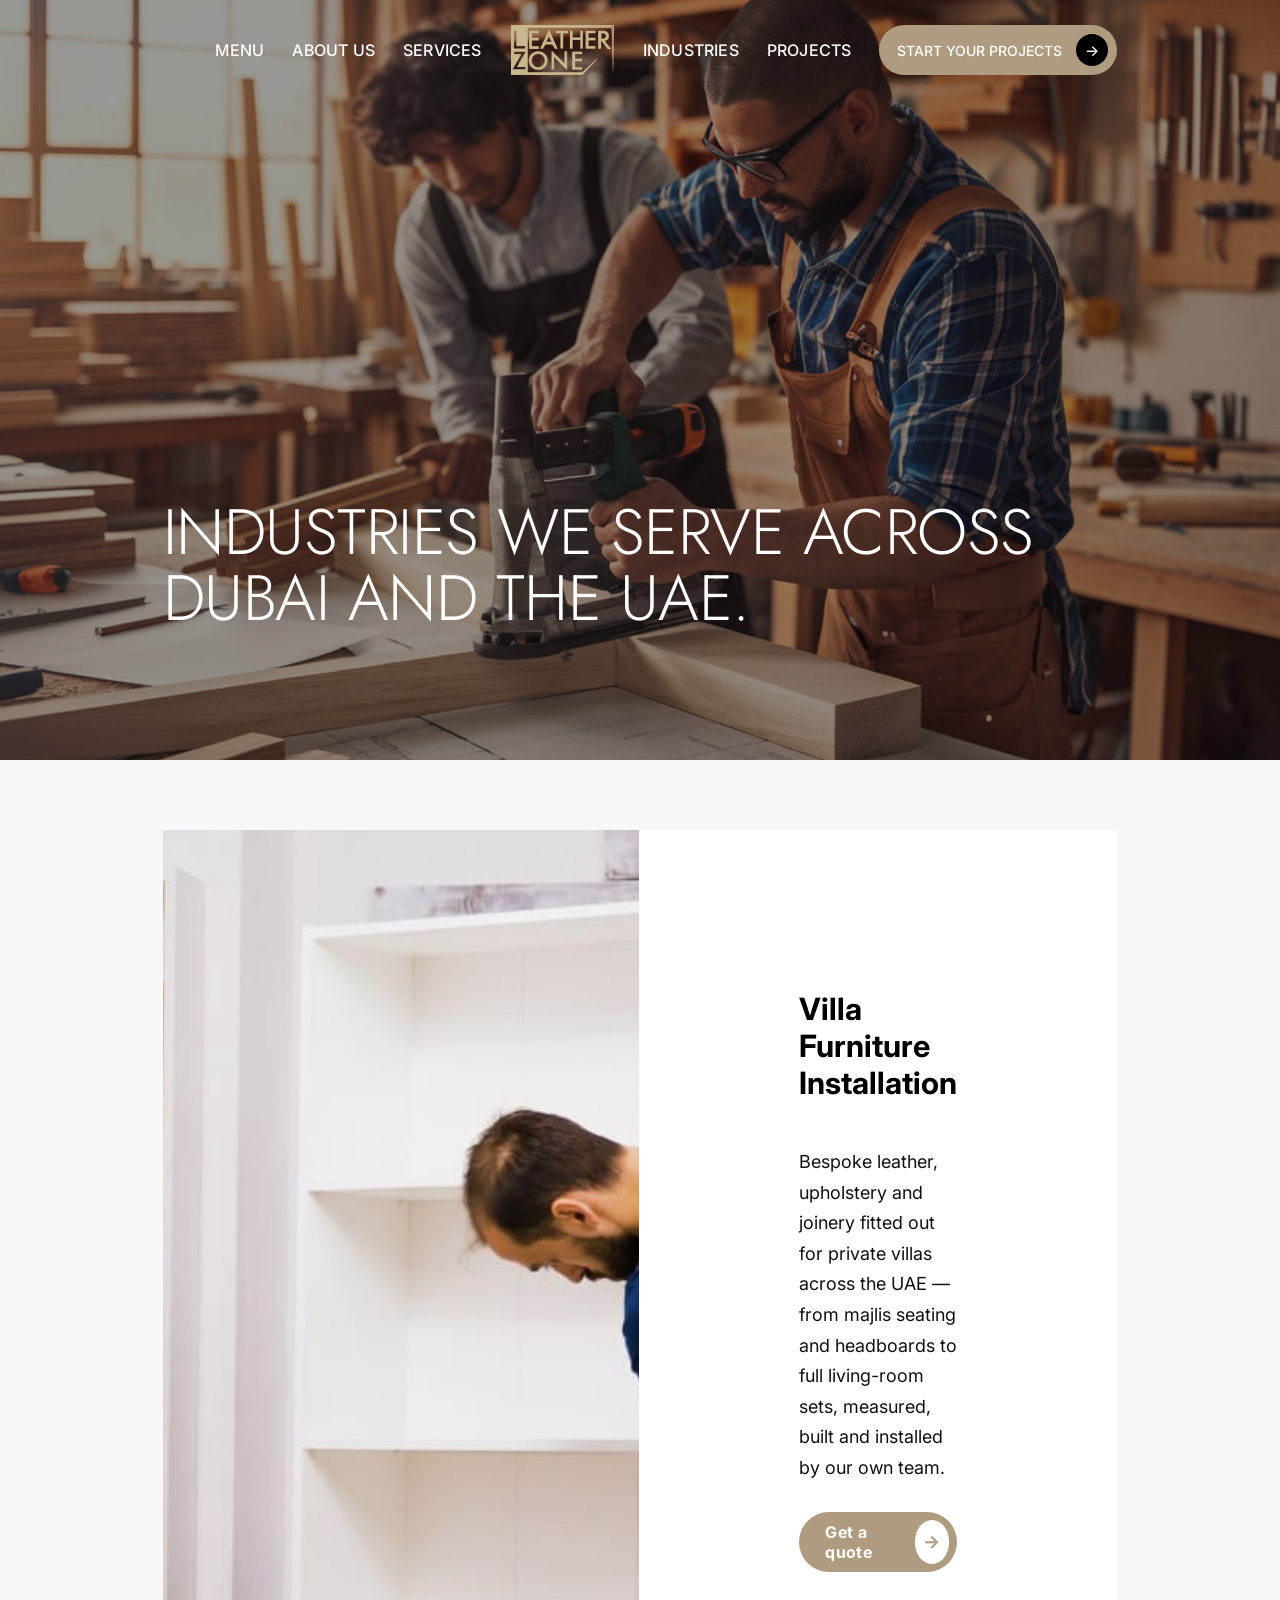
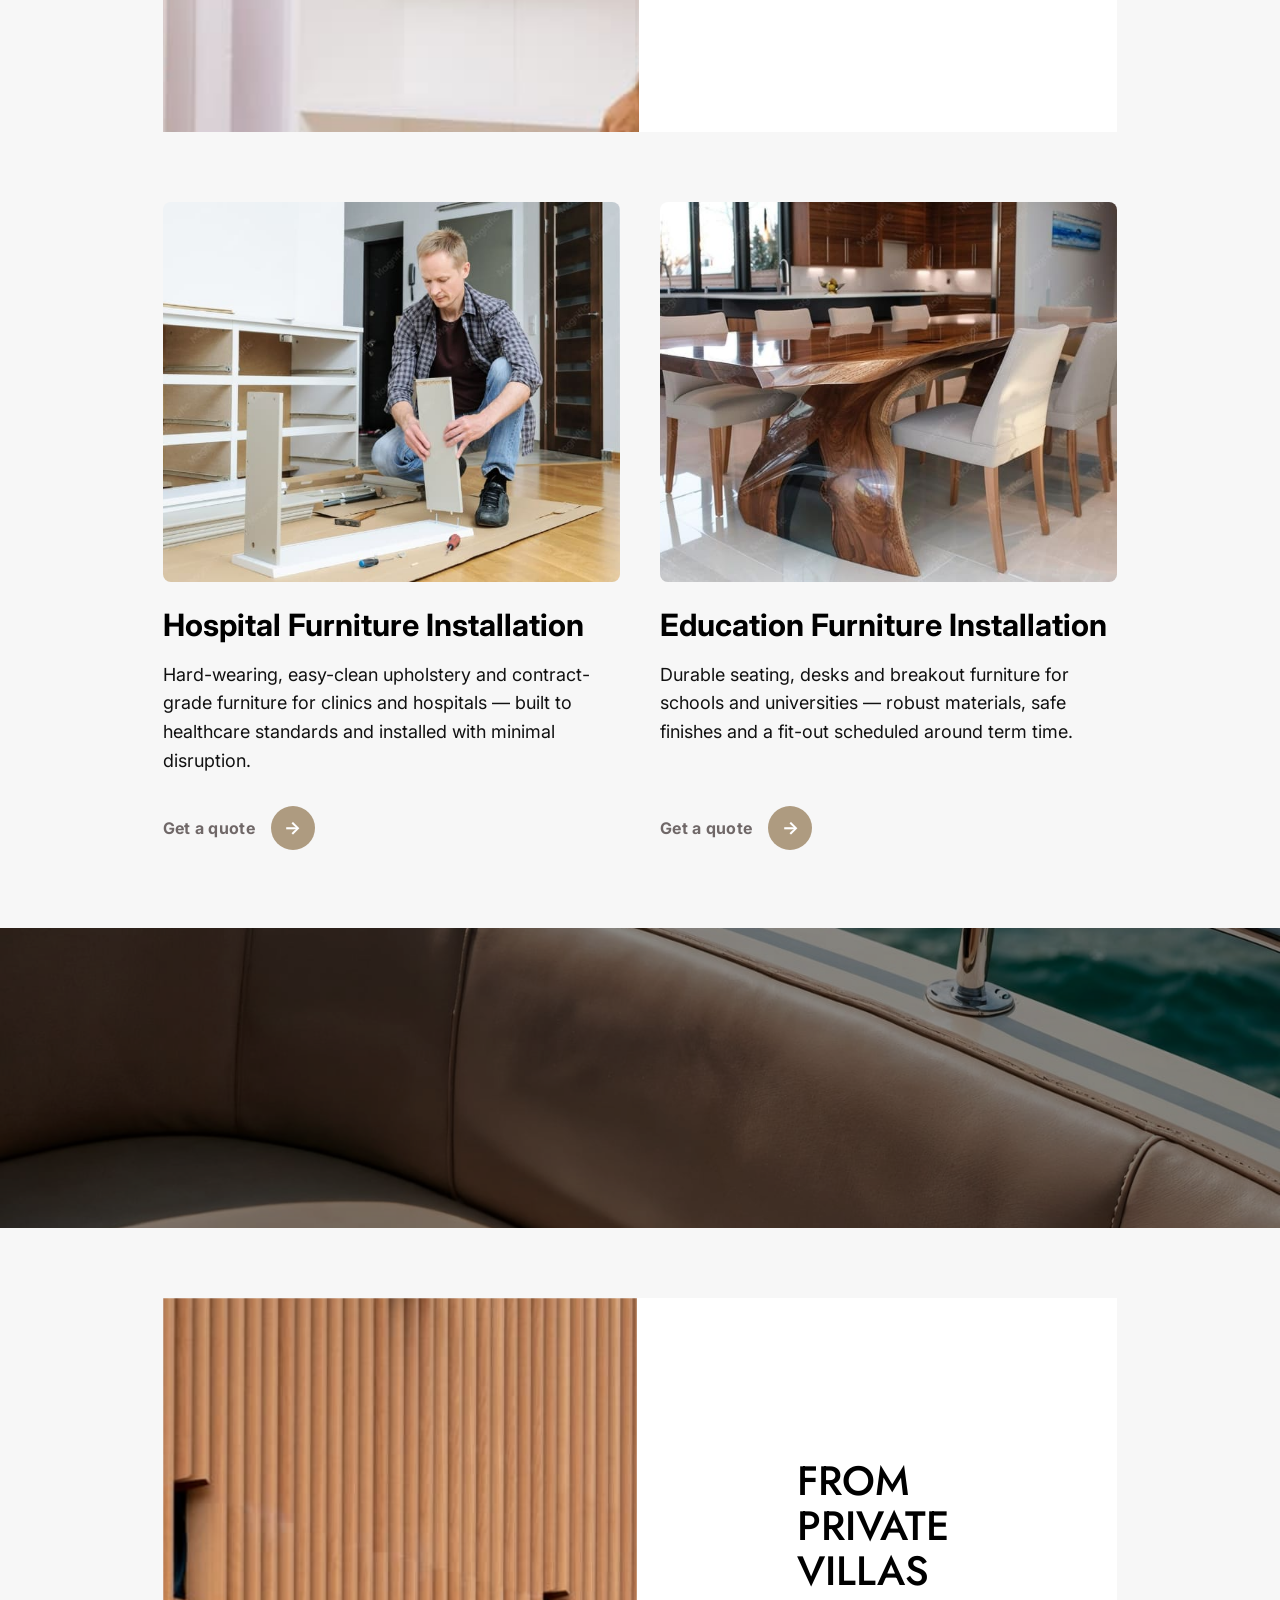
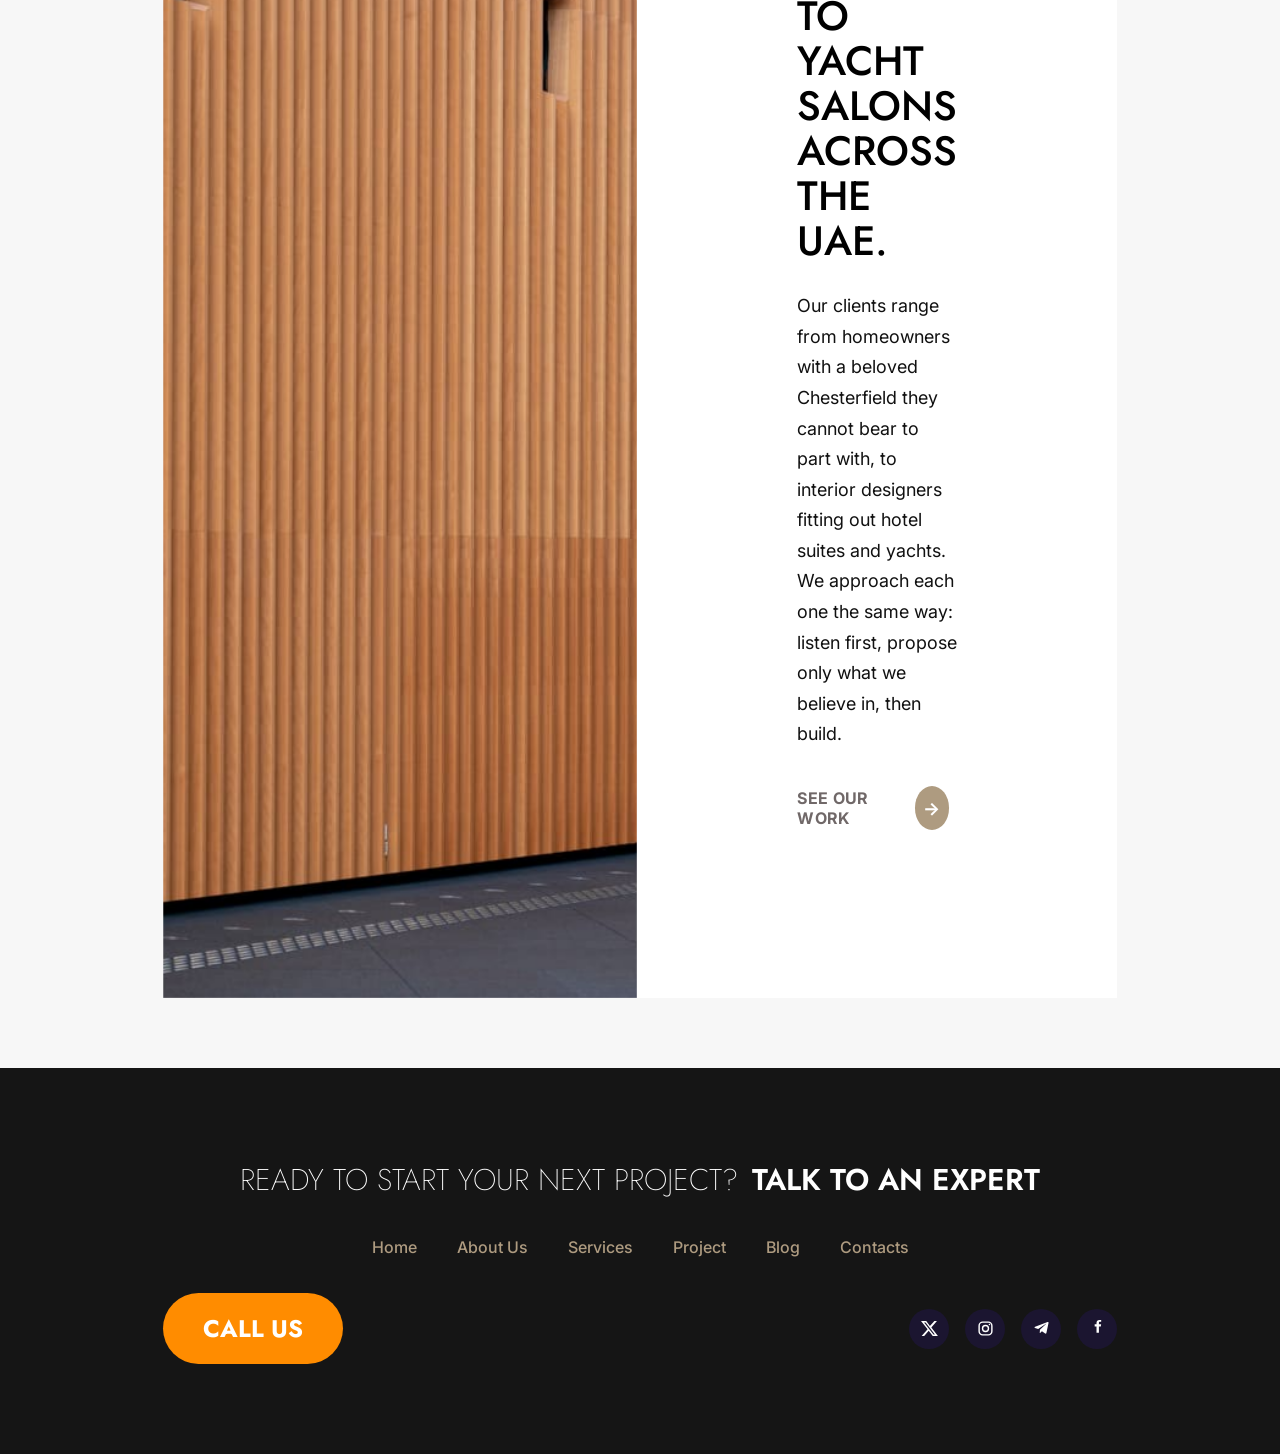
<file: site/industries.html>
<!DOCTYPE html>
<html lang="en">
<head>
<meta charset="UTF-8">
<meta name="viewport" content="width=device-width, initial-scale=1.0">
<title>Industries — Leather Zone Upholstery LLC, Dubai</title>
<meta name="description" content="Furniture installation across industries in Dubai — villa, hospital and education furniture, fitted and finished by our Al Quoz workshop.">
<link rel="preconnect" href="https://fonts.googleapis.com">
<link rel="preconnect" href="https://fonts.gstatic.com" crossorigin>
<link href="https://fonts.googleapis.com/css2?family=Jost:wght@200;300;400;500;600;700&family=Inter:wght@400;500;600;700&family=Poppins:wght@400;500&display=swap" rel="stylesheet">
<link rel="stylesheet" href="css/styles.css">
</head>
<body>

<header class="site-header">
  <div class="container">
    <nav class="nav">
      <div class="nav__group nav__group--left">
        <button class="hamburger" aria-label="Menu" onclick="document.querySelector('.mobile-menu').classList.add('open')"><span></span><span></span><span></span><span></span></button>
        <a href="index.html" class="nav__link">MENU</a>
        <a href="about.html" class="nav__link">about us</a>
        <a href="services.html" class="nav__link">services</a>
      </div>
      <a href="index.html" class="nav__logo-wrap"><img class="nav__logo" src="assets/img/logo.png" alt="Leather Zone"></a>
      <div class="nav__group nav__group--right">
        <a href="industries.html" class="nav__link">INDUSTRIES</a>
        <a href="projects.html" class="nav__link">PROJECTS</a>
        <a href="contact.html" class="nav__cta">START YOUR PROJECTS <span class="circle">&rarr;</span></a>
      </div>
      <button class="nav__toggle" aria-label="Open menu" onclick="document.querySelector('.mobile-menu').classList.add('open')"><span></span><span></span><span></span></button>
    </nav>
  </div>
</header>

<section class="hero hero--short" style="background-image:url('assets/img/hero-about.jpg')">
  <div class="container hero__inner">
    <h1 style="max-width:1192px">Industries we serve across<br>Dubai and the UAE.</h1>
  </div>
</section>

<!-- INDUSTRY 1 — Villa (image left, text right) -->
<section class="section">
  <div class="container">
    <div class="split">
      <div class="split__media"><img src="assets/img/ind-villa.jpg" alt="Villa furniture installation"></div>
      <div class="split__body">
        <h3 class="ind-title">Villa Furniture Installation</h3>
        <p>Bespoke leather, upholstery and joinery fitted out for private villas across the UAE — from majlis seating and headboards to full living-room sets, measured, built and installed by our own team.</p>
        <a class="pill" href="contact.html" style="align-self:flex-start">Get a quote <span class="dot">&rarr;</span></a>
      </div>
    </div>
  </div>
</section>

<!-- INDUSTRIES 2 & 3 — Hospital + Education (two columns) -->
<section class="section" style="padding-top:0">
  <div class="container">
    <div class="ind-grid">
      <article class="ind-card">
        <div class="zoom"><img src="assets/img/ind-hospital.jpg" alt="Hospital furniture installation"></div>
        <h3 class="ind-title">Hospital Furniture Installation</h3>
        <p>Hard-wearing, easy-clean upholstery and contract-grade furniture for clinics and hospitals — built to healthcare standards and installed with minimal disruption.</p>
        <a class="pill pill--ghost" href="contact.html">Get a quote <span class="dot">&rarr;</span></a>
      </article>
      <article class="ind-card">
        <div class="zoom"><img src="assets/img/ind-education.jpg" alt="Education furniture installation"></div>
        <h3 class="ind-title">Education Furniture Installation</h3>
        <p>Durable seating, desks and breakout furniture for schools and universities — robust materials, safe finishes and a fit-out scheduled around term time.</p>
        <a class="pill pill--ghost" href="contact.html">Get a quote <span class="dot">&rarr;</span></a>
      </article>
    </div>
  </div>
</section>

<!-- DARK BAND -->
<section class="band" style="background-image:url('assets/img/about-band.jpg')"></section>

<!-- CLIENTS SPLIT -->
<section class="section">
  <div class="container">
    <div class="split">
      <div class="split__media"><img src="assets/img/travel-city.jpg" alt="Workshop project"></div>
      <div class="split__body">
        <h2>From private villas to yacht salons across the UAE.</h2>
        <p>Our clients range from homeowners with a beloved Chesterfield they cannot bear to part with, to interior designers fitting out hotel suites and yachts. We approach each one the same way: listen first, propose only what we believe in, then build.</p>
        <a class="pill pill--ghost" href="projects.html" style="align-self:flex-start">SEE OUR WORK <span class="dot">&rarr;</span></a>
      </div>
    </div>
  </div>
</section>

<footer class="site-footer">
  <div class="container">
    <div class="footer__top"><h2>Ready to start your next project?</h2><a href="contact.html"><strong>Talk to an Expert</strong></a></div>
    <nav class="footer__nav">
      <a href="index.html">home</a><a href="about.html">about us</a><a href="services.html">services</a>
      <a href="projects.html">project</a><a href="blog.html">blog</a><a href="contact.html">contacts</a>
    </nav>
    <div class="footer__bottom">
      <a class="footer__call" href="tel:+97100000000">CALL US</a>
      <div class="socials"><a href="#" aria-label="Twitter"><svg viewBox="0 0 24 24" fill="#fff" aria-hidden="true"><path d="M18.9 1.5h3.6l-7.9 9 9.3 12h-7.3l-5.7-7.5L4.5 22.5H.9l8.4-9.6L0 1.5h7.4l5.2 6.8zm-1.3 18.8h2L6.5 3.6H4.3z"/></svg></a><a href="#" aria-label="Instagram"><svg viewBox="0 0 24 24" fill="none" stroke="#fff" stroke-width="2" aria-hidden="true"><rect x="3" y="3" width="18" height="18" rx="5"/><circle cx="12" cy="12" r="4.2"/><circle cx="17.6" cy="6.4" r="1.1" fill="#fff" stroke="none"/></svg></a><a href="#" aria-label="Telegram"><svg viewBox="0 0 24 24" fill="#fff" aria-hidden="true"><path d="M21.9 4.3l-3 14.1c-.2 1-.8 1.2-1.7.8l-4.6-3.4-2.2 2.1c-.3.3-.5.4-.9.4l.3-4.7 8.6-7.8c.4-.3-.1-.5-.6-.2L7.3 12.6 2.8 11.2c-1-.3-1-1 .2-1.5l17.6-6.8c.8-.3 1.5.2 1.3 1.4z"/></svg></a><a href="#" aria-label="Facebook"><svg viewBox="0 0 24 24" fill="#fff" aria-hidden="true"><path d="M14 9h2.7l.4-3H14V4.1c0-.9.3-1.5 1.6-1.5h1.6V0C16.9 0 15.8 0 14.7 0 12.2 0 10.6 1.5 10.6 4.1V6H8v3h2.6v9H14z"/></svg></a></div>
    </div>
  </div>
</footer>

<div class="mobile-menu"><div class="mobile-menu__panel">
  <button class="mobile-menu__close" aria-label="Close">&times;</button>
  <a href="index.html">Home</a><a href="about.html">About Us</a><a href="services.html">Services</a>
  <a href="industries.html">Industries</a><a href="projects.html">Projects</a><a href="blog.html">Blog</a><a href="contact.html">Contacts</a>
</div></div>

<script src="js/main.js"></script>
</body>
</html>
</file>
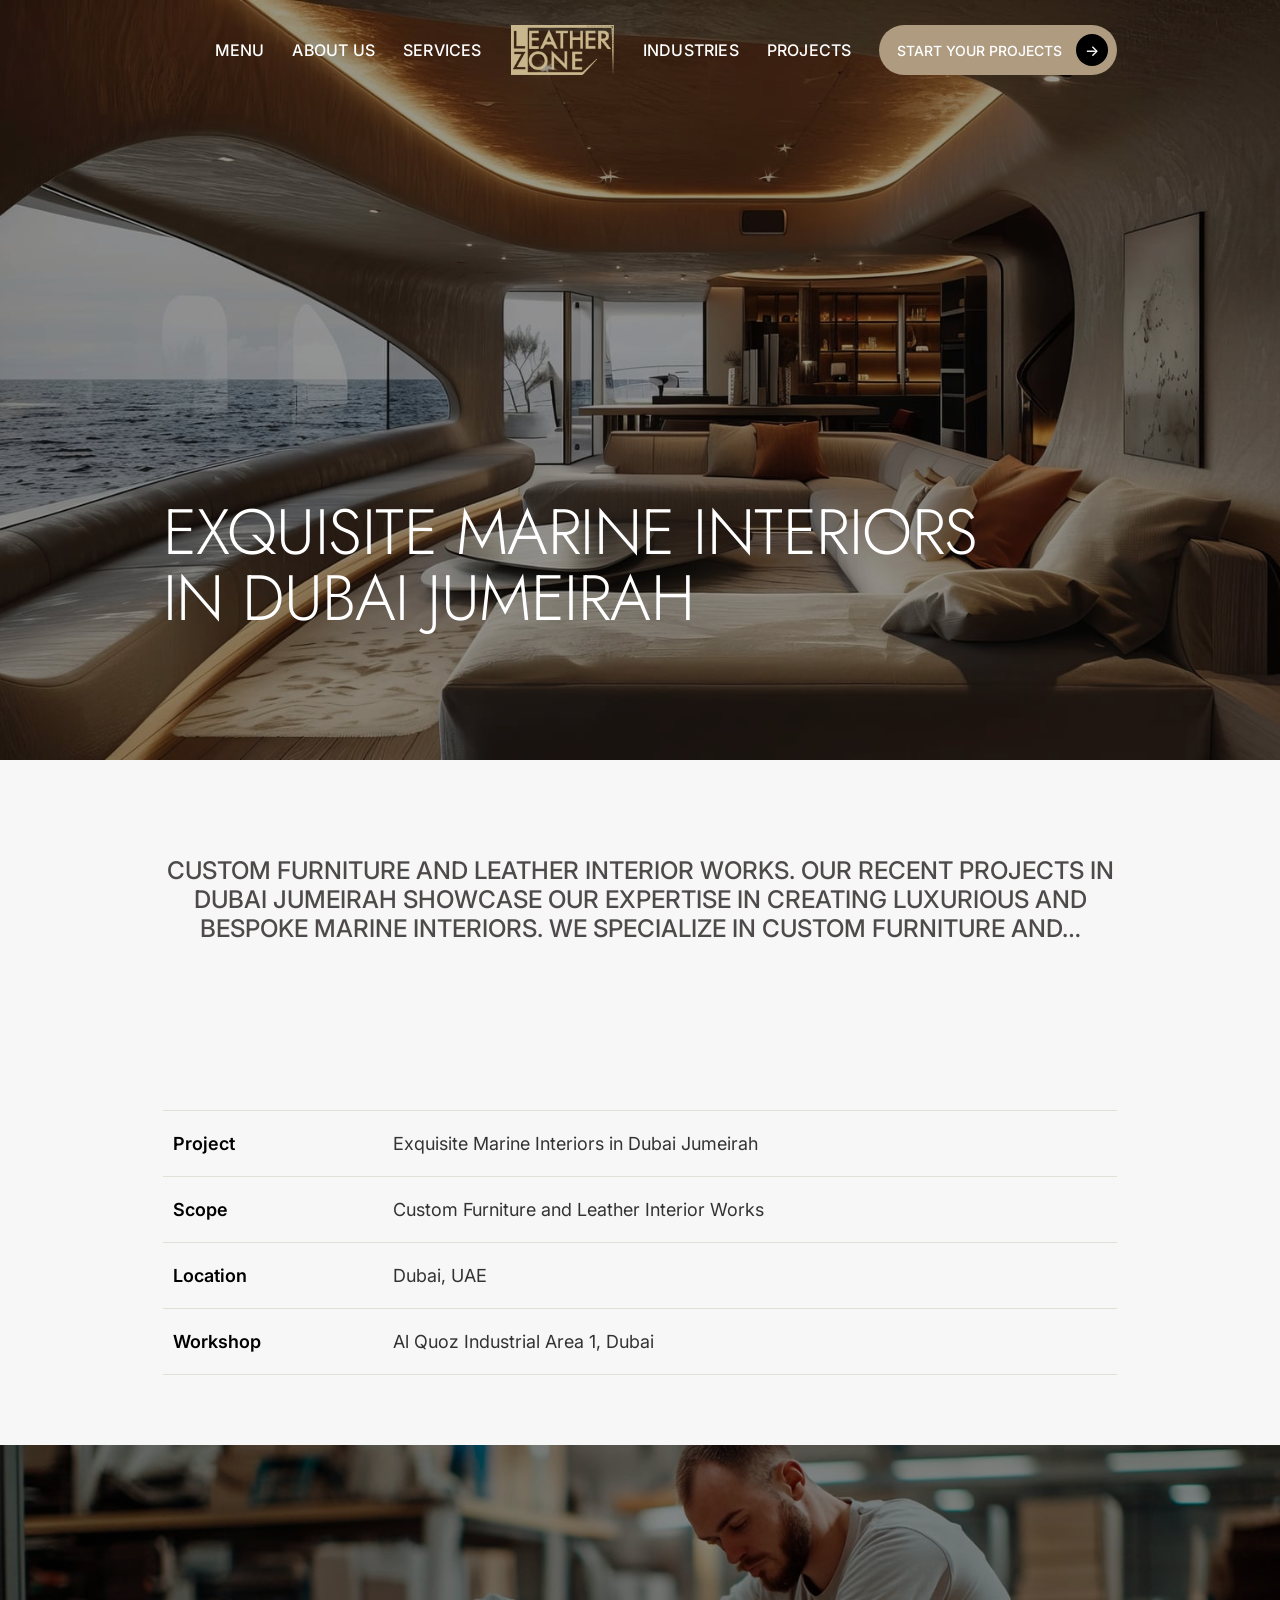
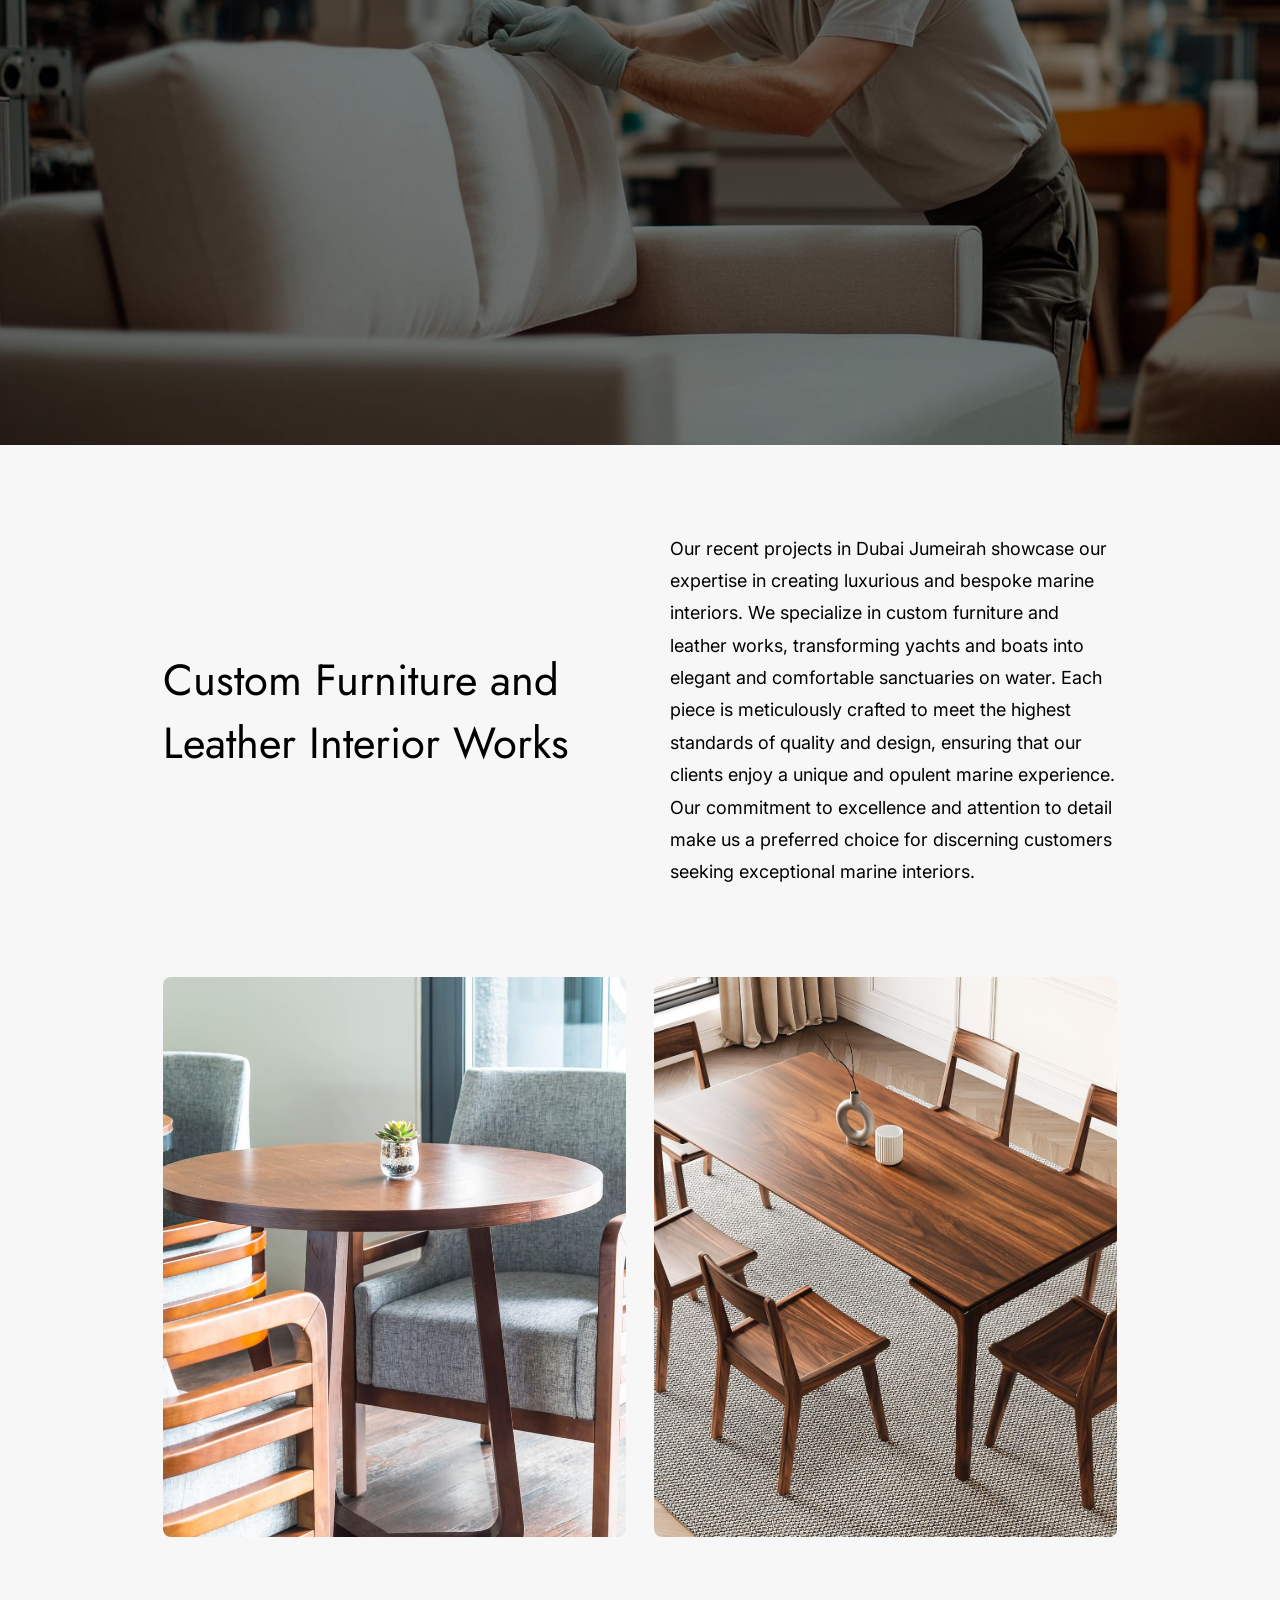
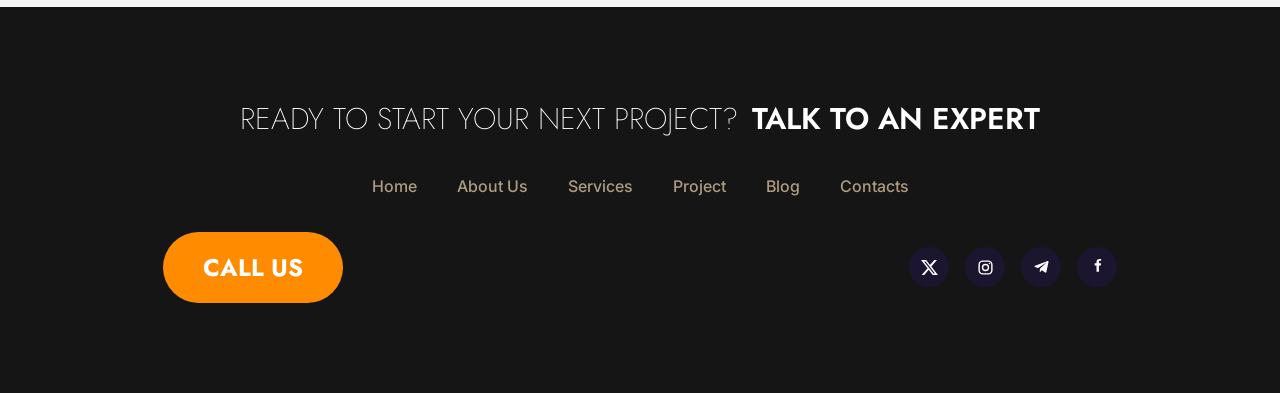
<file: site/project-detail.html>
<!DOCTYPE html>
<html lang="en">
<head>
<meta charset="UTF-8">
<meta name="viewport" content="width=device-width, initial-scale=1.0">
<title>Exquisite Marine Interiors in Dubai Jumeirah — Leather Zone</title>
<meta name="description" content="Custom furniture and leather interior works — a recent marine interiors project in Dubai Jumeirah by Leather Zone Upholstery LLC.">
<link rel="preconnect" href="https://fonts.googleapis.com">
<link rel="preconnect" href="https://fonts.gstatic.com" crossorigin>
<link href="https://fonts.googleapis.com/css2?family=Jost:wght@200;300;400;500;600;700&family=Inter:wght@400;500;600;700&family=Poppins:wght@400;500&display=swap" rel="stylesheet">
<link rel="stylesheet" href="css/styles.css">
</head>
<body>

<header class="site-header">
  <div class="container">
    <nav class="nav">
      <div class="nav__group nav__group--left">
        <button class="hamburger" aria-label="Menu" onclick="document.querySelector('.mobile-menu').classList.add('open')"><span></span><span></span><span></span><span></span></button>
        <a href="index.html" class="nav__link">MENU</a>
        <a href="about.html" class="nav__link">about us</a>
        <a href="services.html" class="nav__link">services</a>
      </div>
      <a href="index.html" class="nav__logo-wrap"><img class="nav__logo" src="assets/img/logo.png" alt="Leather Zone"></a>
      <div class="nav__group nav__group--right">
        <a href="industries.html" class="nav__link">INDUSTRIES</a>
        <a href="projects.html" class="nav__link">PROJECTS</a>
        <a href="contact.html" class="nav__cta">START YOUR PROJECTS <span class="circle">&rarr;</span></a>
      </div>
      <button class="nav__toggle" aria-label="Open menu" onclick="document.querySelector('.mobile-menu').classList.add('open')"><span></span><span></span><span></span></button>
    </nav>
  </div>
</header>

<section class="hero hero--short" style="background-image:url('assets/img/hero-project-detail.jpg')">
  <div class="container hero__inner">
    <h1 style="max-width:1192px">Exquisite Marine Interiors<br>in Dubai Jumeirah</h1>
  </div>
</section>

<p class="lead lead--sm">Custom Furniture and Leather Interior Works. Our recent projects in Dubai Jumeirah showcase our expertise in creating luxurious and bespoke marine interiors. We specialize in custom furniture and…</p>

<!-- SPEC TABLE -->
<section class="section">
  <div class="container">
    <dl class="spec">
      <dt>Project</dt><dd>Exquisite Marine Interiors in Dubai Jumeirah</dd>
      <dt>Scope</dt><dd>Custom Furniture and Leather Interior Works</dd>
      <dt>Location</dt><dd>Dubai, UAE</dd>
      <dt>Workshop</dt><dd>Al Quoz Industrial Area 1, Dubai</dd>
    </dl>
  </div>
</section>

<!-- FULL BLEED IMAGE -->
<section class="band" style="background-image:url('assets/img/proj-band.jpg');padding:0;min-height:600px"></section>

<!-- WRITEUP -->
<section class="section">
  <div class="container split-text">
    <h2 class="display" style="font-weight:400;font-size:clamp(30px,3.4vw,45px)">Custom Furniture and Leather Interior Works</h2>
    <p style="line-height:1.8">Our recent projects in Dubai Jumeirah showcase our expertise in creating luxurious and bespoke marine interiors. We specialize in custom furniture and leather works, transforming yachts and boats into elegant and comfortable sanctuaries on water. Each piece is meticulously crafted to meet the highest standards of quality and design, ensuring that our clients enjoy a unique and opulent marine experience. Our commitment to excellence and attention to detail make us a preferred choice for discerning customers seeking exceptional marine interiors.</p>
  </div>
</section>

<!-- GALLERY -->
<section class="section" style="padding-top:0">
  <div class="container">
    <div class="cards-row" style="grid-template-columns:1fr 1fr;gap:28px">
      <img src="assets/img/proj-gallery1.jpg" alt="" style="border-radius:8px;width:100%;height:560px;object-fit:cover">
      <img src="assets/img/proj-gallery2.jpg" alt="" style="border-radius:8px;width:100%;height:560px;object-fit:cover">
    </div>
  </div>
</section>

<footer class="site-footer">
  <div class="container">
    <div class="footer__top"><h2>Ready to start your next project?</h2><a href="contact.html"><strong>Talk to an Expert</strong></a></div>
    <nav class="footer__nav">
      <a href="index.html">home</a><a href="about.html">about us</a><a href="services.html">services</a>
      <a href="projects.html">project</a><a href="blog.html">blog</a><a href="contact.html">contacts</a>
    </nav>
    <div class="footer__bottom">
      <a class="footer__call" href="tel:+97100000000">CALL US</a>
      <div class="socials"><a href="#" aria-label="Twitter"><svg viewBox="0 0 24 24" fill="#fff" aria-hidden="true"><path d="M18.9 1.5h3.6l-7.9 9 9.3 12h-7.3l-5.7-7.5L4.5 22.5H.9l8.4-9.6L0 1.5h7.4l5.2 6.8zm-1.3 18.8h2L6.5 3.6H4.3z"/></svg></a><a href="#" aria-label="Instagram"><svg viewBox="0 0 24 24" fill="none" stroke="#fff" stroke-width="2" aria-hidden="true"><rect x="3" y="3" width="18" height="18" rx="5"/><circle cx="12" cy="12" r="4.2"/><circle cx="17.6" cy="6.4" r="1.1" fill="#fff" stroke="none"/></svg></a><a href="#" aria-label="Telegram"><svg viewBox="0 0 24 24" fill="#fff" aria-hidden="true"><path d="M21.9 4.3l-3 14.1c-.2 1-.8 1.2-1.7.8l-4.6-3.4-2.2 2.1c-.3.3-.5.4-.9.4l.3-4.7 8.6-7.8c.4-.3-.1-.5-.6-.2L7.3 12.6 2.8 11.2c-1-.3-1-1 .2-1.5l17.6-6.8c.8-.3 1.5.2 1.3 1.4z"/></svg></a><a href="#" aria-label="Facebook"><svg viewBox="0 0 24 24" fill="#fff" aria-hidden="true"><path d="M14 9h2.7l.4-3H14V4.1c0-.9.3-1.5 1.6-1.5h1.6V0C16.9 0 15.8 0 14.7 0 12.2 0 10.6 1.5 10.6 4.1V6H8v3h2.6v9H14z"/></svg></a></div>
    </div>
  </div>
</footer>

<div class="mobile-menu"><div class="mobile-menu__panel">
  <button class="mobile-menu__close" aria-label="Close">&times;</button>
  <a href="index.html">Home</a><a href="about.html">About Us</a><a href="services.html">Services</a>
  <a href="projects.html">Projects</a><a href="blog.html">Blog</a><a href="contact.html">Contacts</a>
</div></div>

<script src="js/main.js"></script>
</body>
</html>
</file>
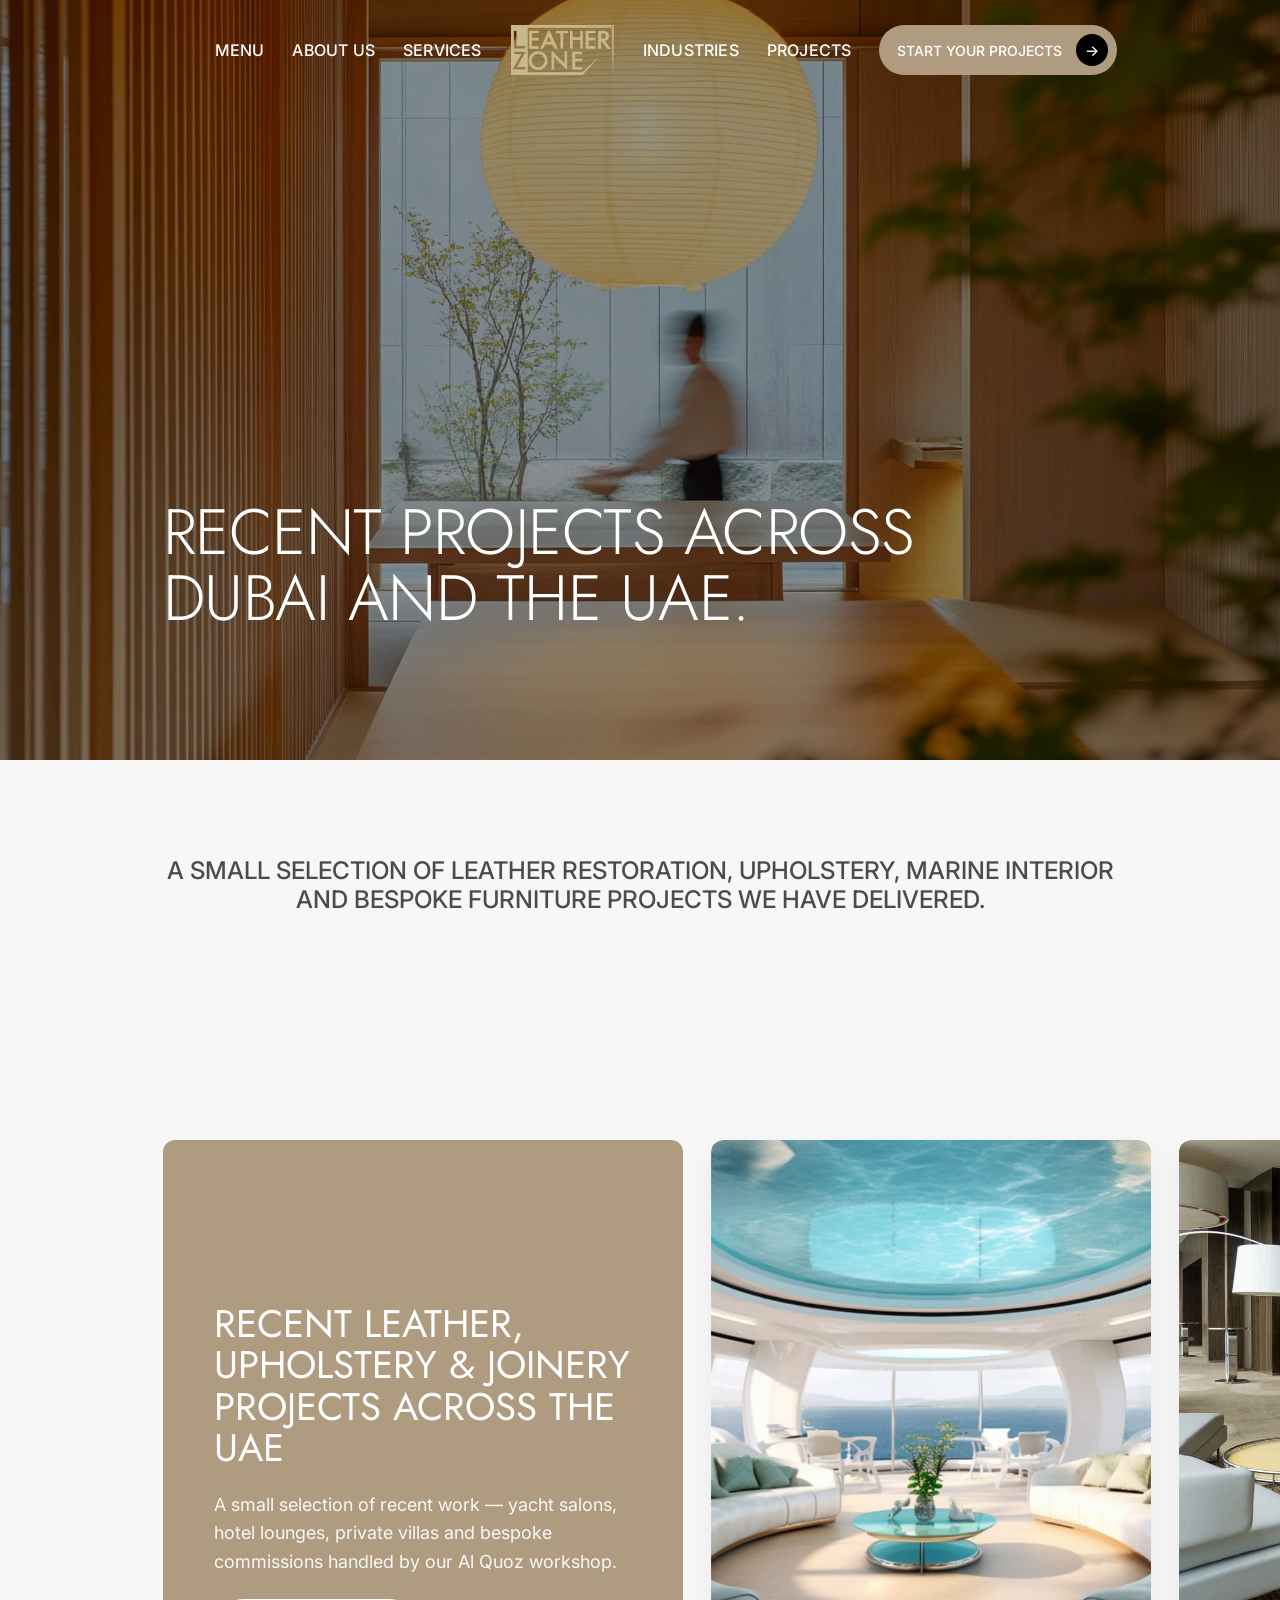
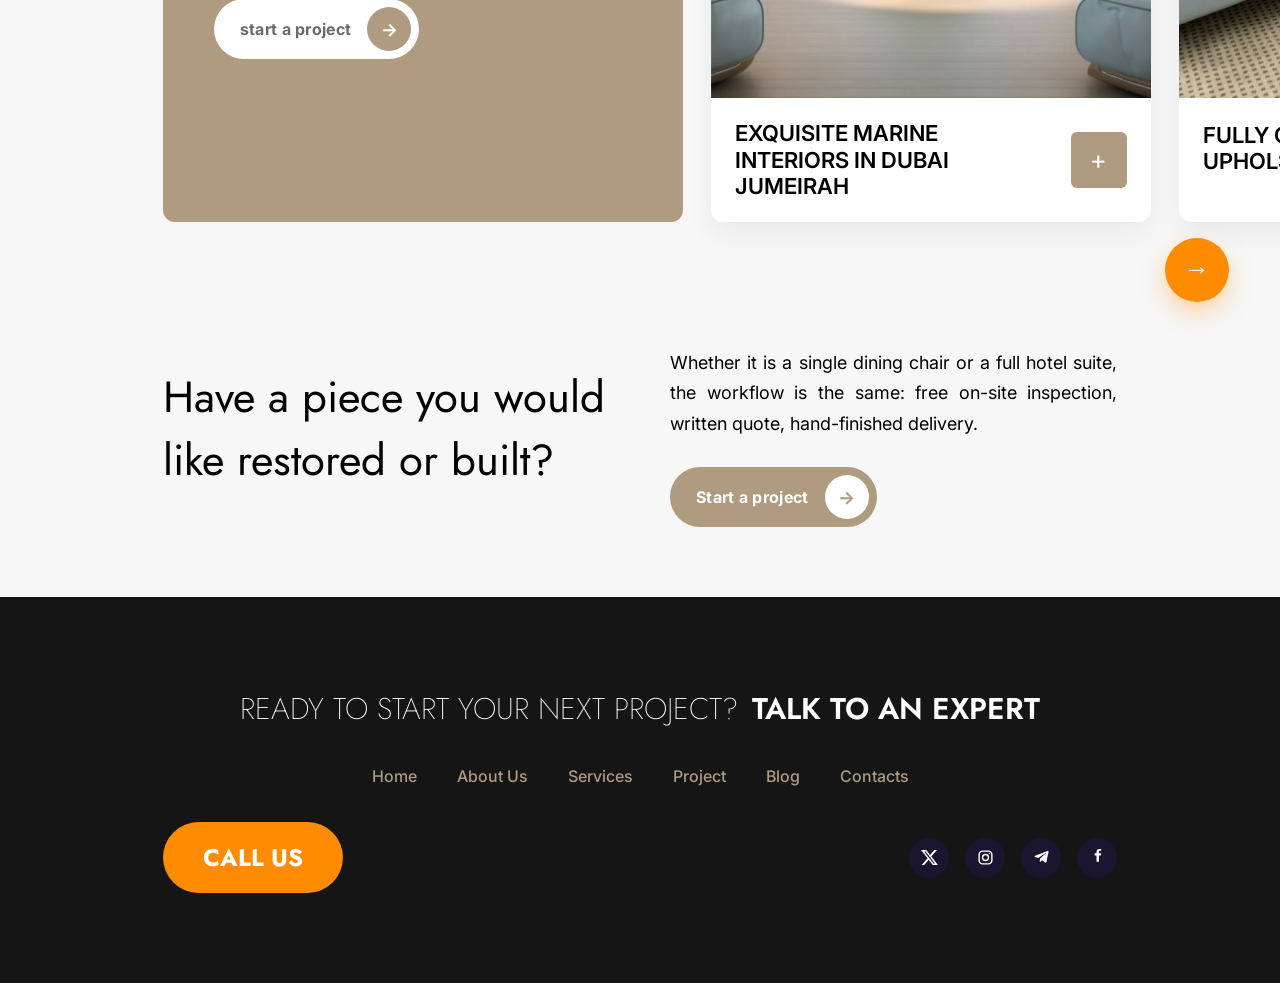
<file: site/projects.html>
<!DOCTYPE html>
<html lang="en">
<head>
<meta charset="UTF-8">
<meta name="viewport" content="width=device-width, initial-scale=1.0">
<title>Projects — Leather Zone Upholstery LLC, Dubai</title>
<meta name="description" content="Recent leather restoration, upholstery, marine interior and bespoke furniture projects delivered across Dubai and the UAE.">
<link rel="preconnect" href="https://fonts.googleapis.com">
<link rel="preconnect" href="https://fonts.gstatic.com" crossorigin>
<link href="https://fonts.googleapis.com/css2?family=Jost:wght@200;300;400;500;600;700&family=Inter:wght@400;500;600;700&family=Poppins:wght@400;500&display=swap" rel="stylesheet">
<link rel="stylesheet" href="css/styles.css">
</head>
<body>

<header class="site-header">
  <div class="container">
    <nav class="nav">
      <div class="nav__group nav__group--left">
        <button class="hamburger" aria-label="Menu" onclick="document.querySelector('.mobile-menu').classList.add('open')"><span></span><span></span><span></span><span></span></button>
        <a href="index.html" class="nav__link">MENU</a>
        <a href="about.html" class="nav__link">about us</a>
        <a href="services.html" class="nav__link">services</a>
      </div>
      <a href="index.html" class="nav__logo-wrap"><img class="nav__logo" src="assets/img/logo.png" alt="Leather Zone"></a>
      <div class="nav__group nav__group--right">
        <a href="industries.html" class="nav__link">INDUSTRIES</a>
        <a href="projects.html" class="nav__link">PROJECTS</a>
        <a href="contact.html" class="nav__cta">START YOUR PROJECTS <span class="circle">&rarr;</span></a>
      </div>
      <button class="nav__toggle" aria-label="Open menu" onclick="document.querySelector('.mobile-menu').classList.add('open')"><span></span><span></span><span></span></button>
    </nav>
  </div>
</header>

<section class="hero hero--short" style="background-image:url('assets/img/hero-projects.jpg')">
  <div class="container hero__inner">
    <h1 style="max-width:1192px">Recent projects across<br>Dubai and the UAE.</h1>
  </div>
</section>

<p class="lead lead--sm">A small selection of leather restoration, upholstery, marine interior and bespoke furniture projects we have delivered.</p>

<!-- PROJECTS — full-screen horizontal scroll gallery -->
<section class="proj-scroll" aria-label="Recent projects">
  <div class="proj-track" id="projTrack">
    <article class="proj-intro">
      <h2>Recent leather, upholstery &amp; joinery projects across the UAE</h2>
      <p>A small selection of recent work — yacht salons, hotel lounges, private villas and bespoke commissions handled by our Al Quoz workshop.</p>
      <a class="pill" href="contact.html">start a project <span class="dot">&rarr;</span></a>
    </article>

    <a class="proj-card" href="project-detail.html">
      <div class="proj-card__media"><img class="proj-card__img" src="assets/img/proj-3.jpg" alt="Exquisite Marine Interiors in Dubai Jumeirah"></div>
      <div class="proj-card__bar"><h3>Exquisite Marine Interiors in Dubai Jumeirah</h3><span class="proj-card__add">+</span></div>
    </a>
    <a class="proj-card" href="project-detail.html">
      <div class="proj-card__media"><img class="proj-card__img" src="assets/img/proj-1.jpg" alt="Fully Customized Office Upholstery Design"></div>
      <div class="proj-card__bar"><h3>Fully Customized Office Upholstery Design</h3><span class="proj-card__add">+</span></div>
    </a>
    <a class="proj-card" href="project-detail.html">
      <div class="proj-card__media"><img class="proj-card__img" src="assets/img/proj-2.jpg" alt="Villa Jumeirah delivers joinery"></div>
      <div class="proj-card__bar"><h3>Villa Jumeirah delivers joinery</h3><span class="proj-card__add">+</span></div>
    </a>
    <a class="proj-card" href="project-detail.html">
      <div class="proj-card__media"><img class="proj-card__img" src="assets/img/proj-4.jpg" alt="Baffles and curve customised sofa furniture"></div>
      <div class="proj-card__bar"><h3>Baffles and curve customised sofa furniture</h3><span class="proj-card__add">+</span></div>
    </a>
  </div>
  <button class="proj-next" id="projNext" aria-label="Scroll to next project">&rarr;</button>
</section>

<!-- CTA -->
<section class="section" style="padding-top:0">
  <div class="container split-text">
    <h2 class="display" style="font-weight:400;font-size:clamp(30px,3.4vw,45px)">Have a piece you would like restored or built?</h2>
    <div>
      <p style="text-align:justify;margin-bottom:28px">Whether it is a single dining chair or a full hotel suite, the workflow is the same: free on-site inspection, written quote, hand-finished delivery.</p>
      <a class="pill" href="contact.html">Start a project <span class="dot">&rarr;</span></a>
    </div>
  </div>
</section>

<footer class="site-footer">
  <div class="container">
    <div class="footer__top"><h2>Ready to start your next project?</h2><a href="contact.html"><strong>Talk to an Expert</strong></a></div>
    <nav class="footer__nav">
      <a href="index.html">home</a><a href="about.html">about us</a><a href="services.html">services</a>
      <a href="projects.html">project</a><a href="blog.html">blog</a><a href="contact.html">contacts</a>
    </nav>
    <div class="footer__bottom">
      <a class="footer__call" href="tel:+97100000000">CALL US</a>
      <div class="socials"><a href="#" aria-label="Twitter"><svg viewBox="0 0 24 24" fill="#fff" aria-hidden="true"><path d="M18.9 1.5h3.6l-7.9 9 9.3 12h-7.3l-5.7-7.5L4.5 22.5H.9l8.4-9.6L0 1.5h7.4l5.2 6.8zm-1.3 18.8h2L6.5 3.6H4.3z"/></svg></a><a href="#" aria-label="Instagram"><svg viewBox="0 0 24 24" fill="none" stroke="#fff" stroke-width="2" aria-hidden="true"><rect x="3" y="3" width="18" height="18" rx="5"/><circle cx="12" cy="12" r="4.2"/><circle cx="17.6" cy="6.4" r="1.1" fill="#fff" stroke="none"/></svg></a><a href="#" aria-label="Telegram"><svg viewBox="0 0 24 24" fill="#fff" aria-hidden="true"><path d="M21.9 4.3l-3 14.1c-.2 1-.8 1.2-1.7.8l-4.6-3.4-2.2 2.1c-.3.3-.5.4-.9.4l.3-4.7 8.6-7.8c.4-.3-.1-.5-.6-.2L7.3 12.6 2.8 11.2c-1-.3-1-1 .2-1.5l17.6-6.8c.8-.3 1.5.2 1.3 1.4z"/></svg></a><a href="#" aria-label="Facebook"><svg viewBox="0 0 24 24" fill="#fff" aria-hidden="true"><path d="M14 9h2.7l.4-3H14V4.1c0-.9.3-1.5 1.6-1.5h1.6V0C16.9 0 15.8 0 14.7 0 12.2 0 10.6 1.5 10.6 4.1V6H8v3h2.6v9H14z"/></svg></a></div>
    </div>
  </div>
</footer>

<div class="mobile-menu"><div class="mobile-menu__panel">
  <button class="mobile-menu__close" aria-label="Close">&times;</button>
  <a href="index.html">Home</a><a href="about.html">About Us</a><a href="services.html">Services</a>
  <a href="projects.html">Projects</a><a href="blog.html">Blog</a><a href="contact.html">Contacts</a>
</div></div>

<script src="js/main.js"></script>
</body>
</html>
</file>
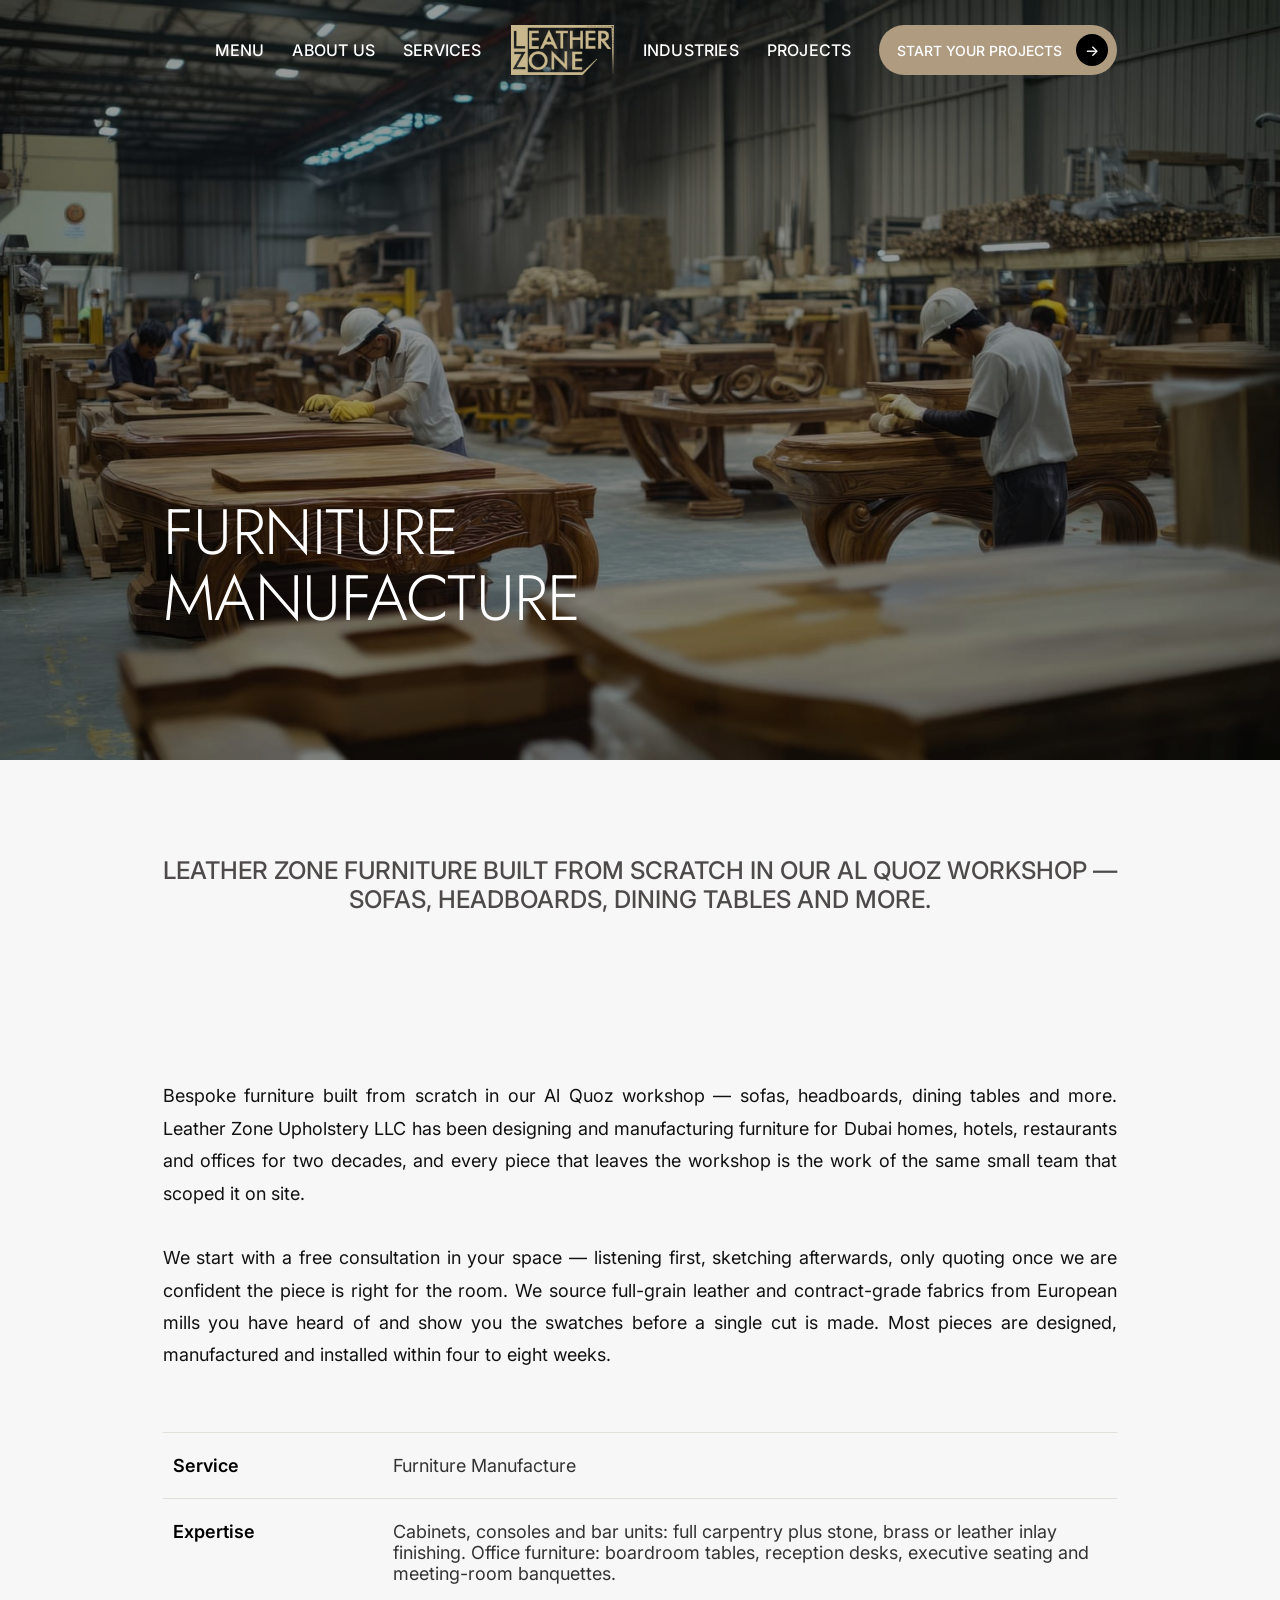
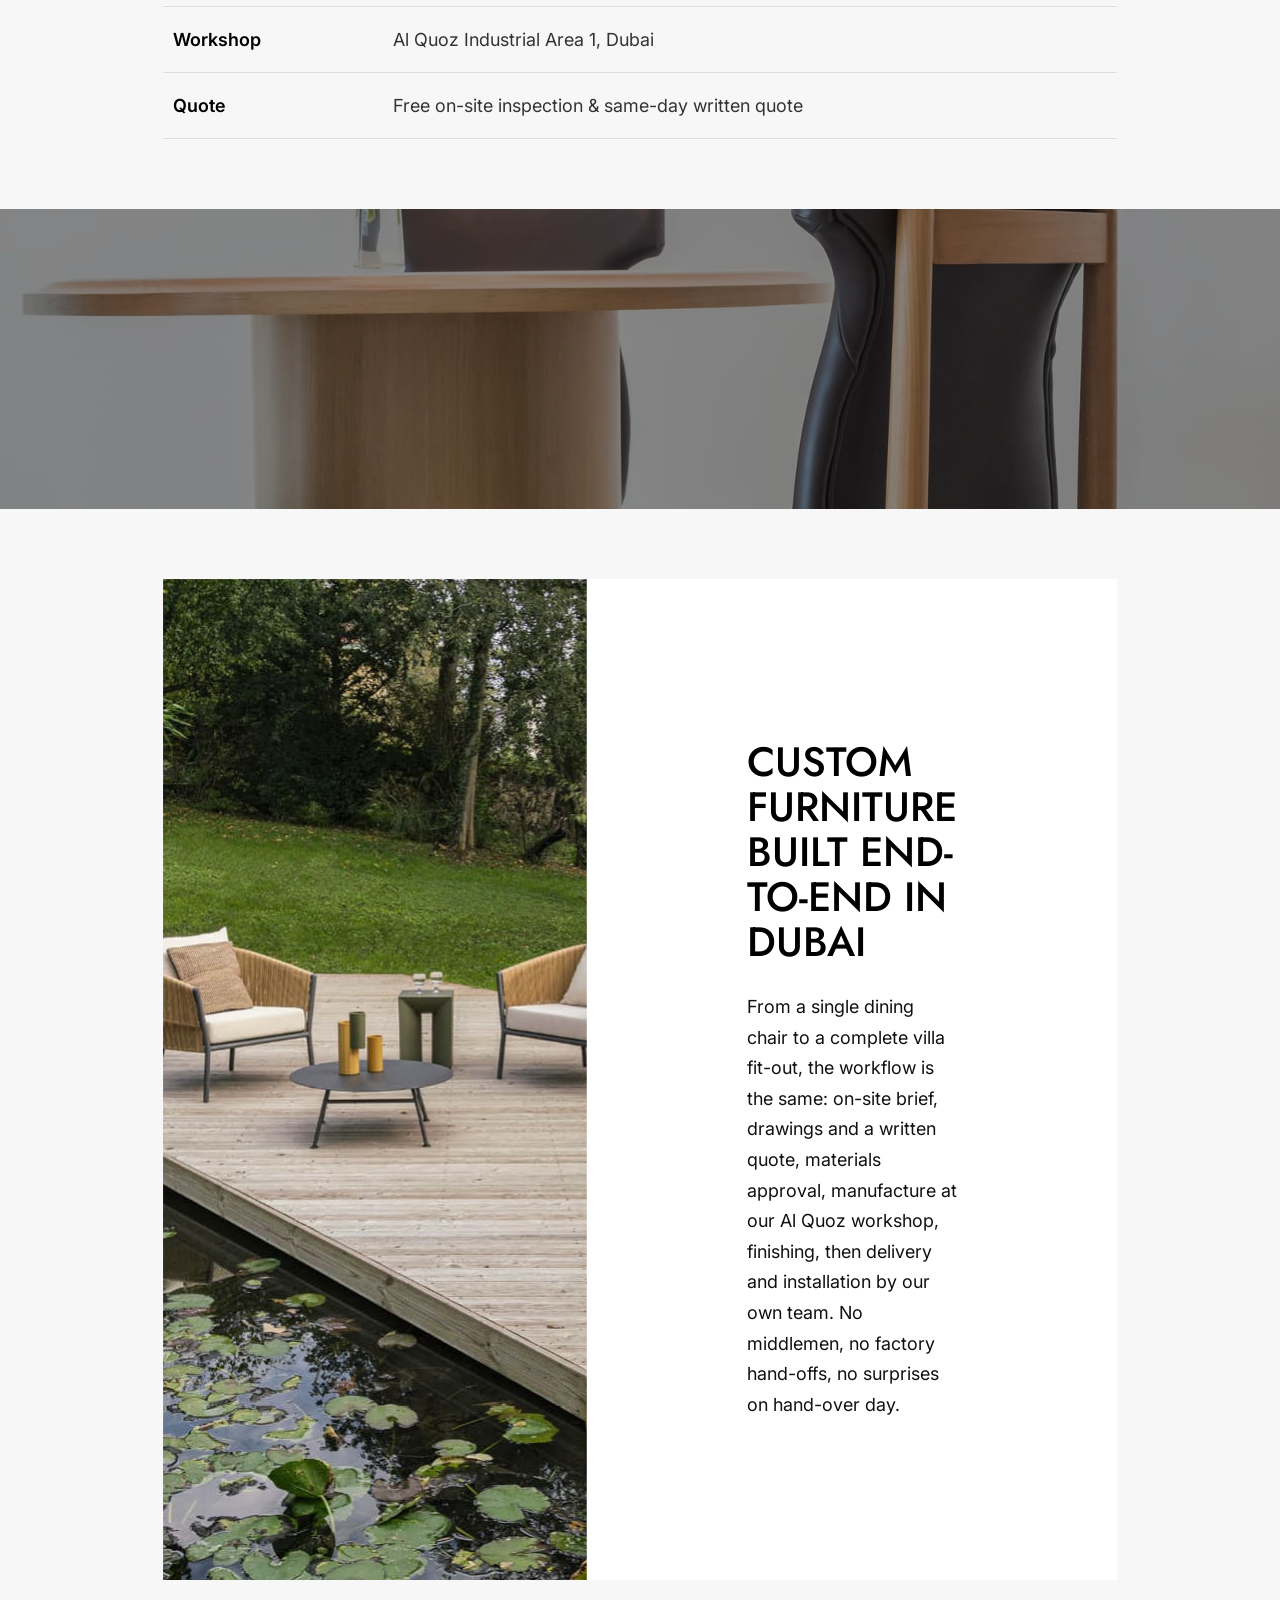
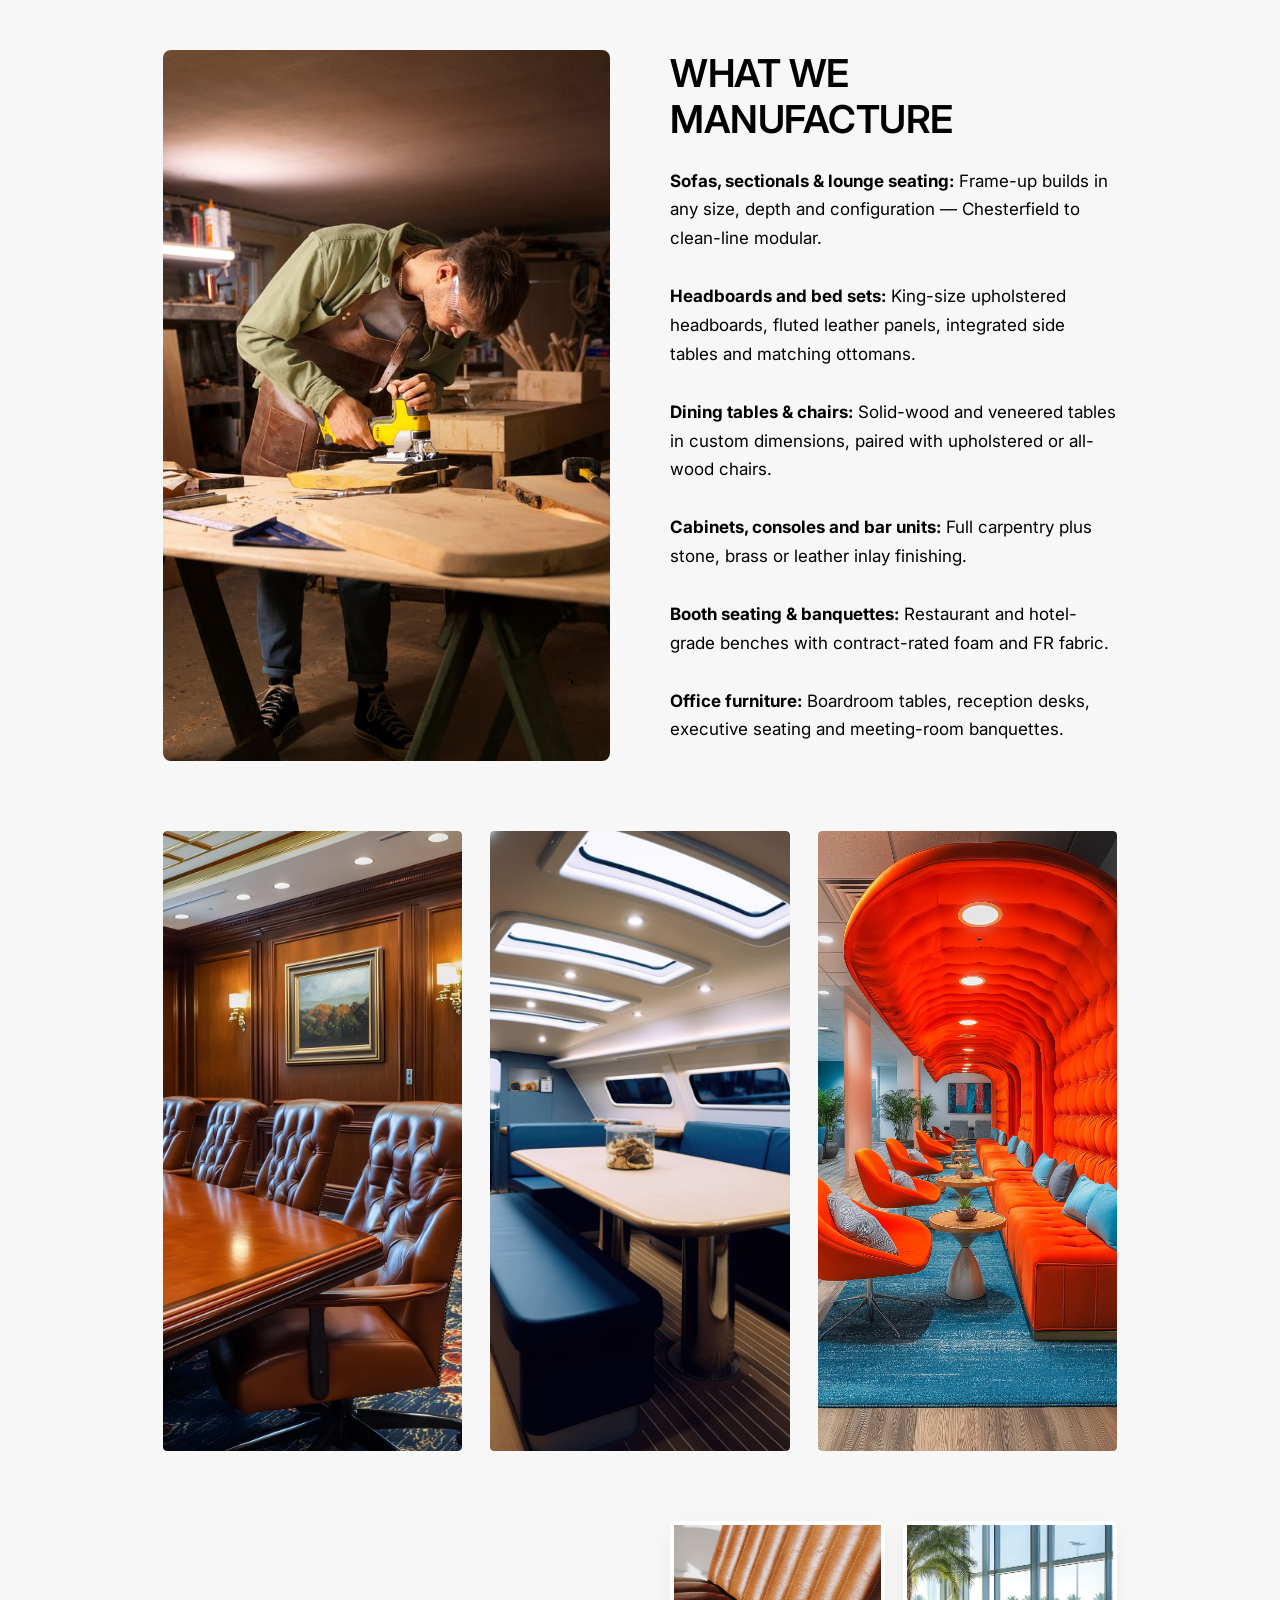
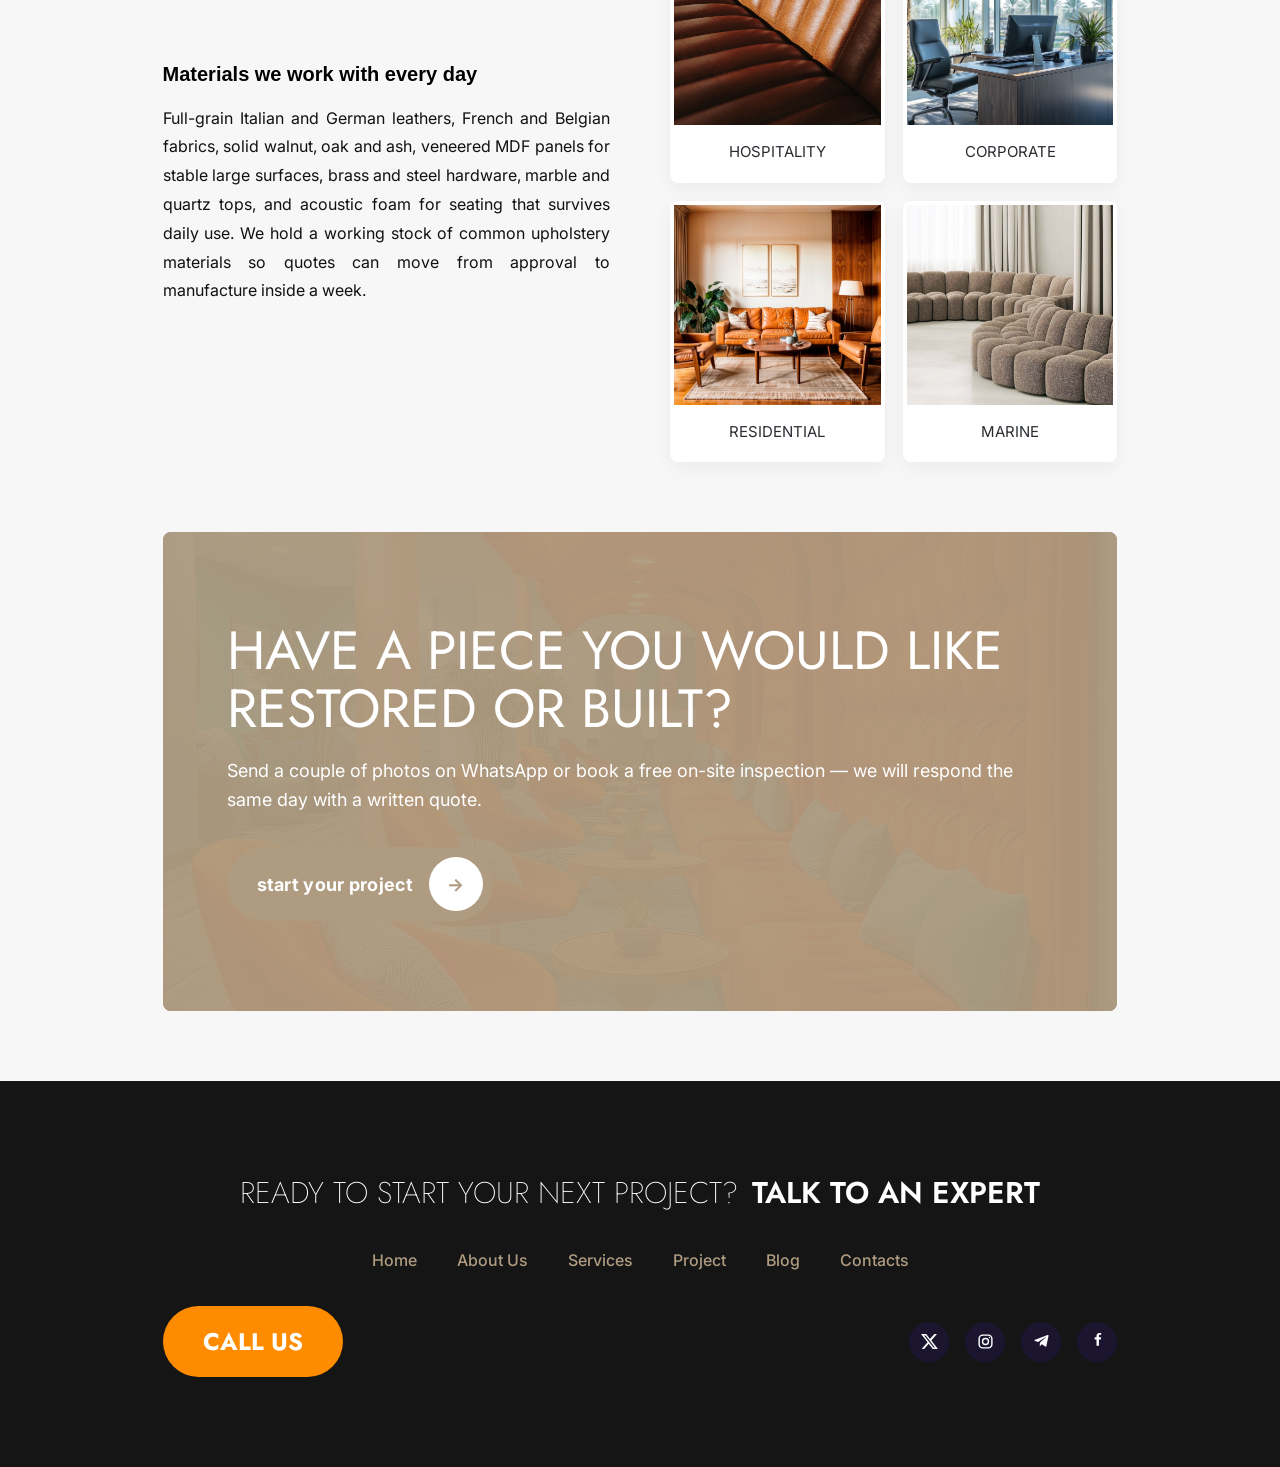
<file: site/service-detail.html>
<!DOCTYPE html>
<html lang="en">
<head>
<meta charset="UTF-8">
<meta name="viewport" content="width=device-width, initial-scale=1.0">
<title>Furniture Manufacture — Leather Zone Upholstery LLC, Dubai</title>
<meta name="description" content="Bespoke furniture built from scratch in our Al Quoz workshop — sofas, headboards, dining tables and more.">
<link rel="preconnect" href="https://fonts.googleapis.com">
<link rel="preconnect" href="https://fonts.gstatic.com" crossorigin>
<link href="https://fonts.googleapis.com/css2?family=Jost:wght@200;300;400;500;600;700&family=Inter:wght@400;500;600;700&family=Poppins:wght@400;500&display=swap" rel="stylesheet">
<link rel="stylesheet" href="css/styles.css">
</head>
<body>

<header class="site-header">
  <div class="container">
    <nav class="nav">
      <div class="nav__group nav__group--left">
        <button class="hamburger" aria-label="Menu" onclick="document.querySelector('.mobile-menu').classList.add('open')"><span></span><span></span><span></span><span></span></button>
        <a href="index.html" class="nav__link">MENU</a>
        <a href="about.html" class="nav__link">about us</a>
        <a href="services.html" class="nav__link">services</a>
      </div>
      <a href="index.html" class="nav__logo-wrap"><img class="nav__logo" src="assets/img/logo.png" alt="Leather Zone"></a>
      <div class="nav__group nav__group--right">
        <a href="industries.html" class="nav__link">INDUSTRIES</a>
        <a href="projects.html" class="nav__link">PROJECTS</a>
        <a href="contact.html" class="nav__cta">START YOUR PROJECTS <span class="circle">&rarr;</span></a>
      </div>
      <button class="nav__toggle" aria-label="Open menu" onclick="document.querySelector('.mobile-menu').classList.add('open')"><span></span><span></span><span></span></button>
    </nav>
  </div>
</header>

<section class="hero hero--short" style="background-image:url('assets/img/hero-service-detail.jpg')">
  <div class="container hero__inner">
    <h1>Furniture<br>Manufacture</h1>
  </div>
</section>

<p class="lead lead--sm">Leather Zone furniture built from scratch in our Al Quoz workshop — sofas, headboards, dining tables and more.</p>

<!-- INTRO + SPEC -->
<section class="section">
  <div class="container">
    <p style="max-width:1073px;margin:0 auto 60px;text-align:justify;font-size:18px;line-height:1.8;color:#111">
      Bespoke furniture built from scratch in our Al Quoz workshop — sofas, headboards, dining tables and more. Leather Zone Upholstery LLC has been designing and manufacturing furniture for Dubai homes, hotels, restaurants and offices for two decades, and every piece that leaves the workshop is the work of the same small team that scoped it on site.<br><br>
      We start with a free consultation in your space — listening first, sketching afterwards, only quoting once we are confident the piece is right for the room. We source full-grain leather and contract-grade fabrics from European mills you have heard of and show you the swatches before a single cut is made. Most pieces are designed, manufactured and installed within four to eight weeks.
    </p>
    <dl class="spec">
      <dt>Service</dt><dd>Furniture Manufacture</dd>
      <dt>Expertise</dt><dd>Cabinets, consoles and bar units: full carpentry plus stone, brass or leather inlay finishing. Office furniture: boardroom tables, reception desks, executive seating and meeting-room banquettes.</dd>
      <dt>Workshop</dt><dd>Al Quoz Industrial Area 1, Dubai</dd>
      <dt>Quote</dt><dd>Free on-site inspection &amp; same-day written quote</dd>
    </dl>
  </div>
</section>

<!-- DARK BAND -->
<section class="band" style="background-image:url('assets/img/svcd-band.jpg')"></section>

<!-- WORKFLOW SPLIT -->
<section class="section">
  <div class="container">
    <div class="split">
      <div class="split__media"><img src="assets/img/fauteuil.jpg" alt="Custom furniture"></div>
      <div class="split__body">
        <h2>Custom furniture built end-to-end in Dubai</h2>
        <p>From a single dining chair to a complete villa fit-out, the workflow is the same: on-site brief, drawings and a written quote, materials approval, manufacture at our Al Quoz workshop, finishing, then delivery and installation by our own team. No middlemen, no factory hand-offs, no surprises on hand-over day.</p>
      </div>
    </div>
  </div>
</section>

<!-- WHAT WE MANUFACTURE -->
<section class="section" style="padding-top:0">
  <div class="container split-text">
    <img src="assets/img/svcd-gallery.jpg" alt="Workshop" style="border-radius:8px;width:100%;height:100%;object-fit:cover">
    <div>
      <h2 class="section__title" style="margin-bottom:24px">What we manufacture</h2>
      <p style="font-size:17px;line-height:1.7"><strong>Sofas, sectionals &amp; lounge seating:</strong> Frame-up builds in any size, depth and configuration — Chesterfield to clean-line modular.<br><br>
      <strong>Headboards and bed sets:</strong> King-size upholstered headboards, fluted leather panels, integrated side tables and matching ottomans.<br><br>
      <strong>Dining tables &amp; chairs:</strong> Solid-wood and veneered tables in custom dimensions, paired with upholstered or all-wood chairs.<br><br>
      <strong>Cabinets, consoles and bar units:</strong> Full carpentry plus stone, brass or leather inlay finishing.<br><br>
      <strong>Booth seating &amp; banquettes:</strong> Restaurant and hotel-grade benches with contract-rated foam and FR fabric.<br><br>
      <strong>Office furniture:</strong> Boardroom tables, reception desks, executive seating and meeting-room banquettes.</p>
    </div>
  </div>
</section>

<!-- GALLERY -->
<section class="section" style="padding-top:0">
  <div class="container">
    <div class="gallery3">
      <div class="zoom"><img src="assets/img/boardroom.jpg" alt=""></div>
      <div class="zoom"><img src="assets/img/wallpaper-bg.jpg" alt=""></div>
      <div class="zoom"><img src="assets/img/orange-room.jpg" alt=""></div>
    </div>
  </div>
</section>

<!-- MATERIALS / SECTORS -->
<section class="section" style="padding-top:0">
  <div class="container split-text">
    <div>
      <h3 style="font-family:'Segoe UI',sans-serif;font-weight:600;font-size:20px;margin-bottom:18px">Materials we work with every day</h3>
      <p style="text-align:justify;font-size:16px;line-height:1.8;color:#111">Full-grain Italian and German leathers, French and Belgian fabrics, solid walnut, oak and ash, veneered MDF panels for stable large surfaces, brass and steel hardware, marble and quartz tops, and acoustic foam for seating that survives daily use. We hold a working stock of common upholstery materials so quotes can move from approval to manufacture inside a week.</p>
    </div>
    <div class="cards-row" style="grid-template-columns:repeat(2,1fr);gap:18px">
      <article class="cat-card"><img src="assets/img/orange-armchair.jpg" alt="" style="height:200px"><p style="padding:14px;font-size:15px">Hospitality</p></article>
      <article class="cat-card"><img src="assets/img/corporate-office.jpg" alt="" style="height:200px"><p style="padding:14px;font-size:15px">Corporate</p></article>
      <article class="cat-card"><img src="assets/img/midcentury.jpg" alt="" style="height:200px"><p style="padding:14px;font-size:15px">Residential</p></article>
      <article class="cat-card"><img src="assets/img/modular-sofa.jpg" alt="" style="height:200px"><p style="padding:14px;font-size:15px">Marine</p></article>
    </div>
  </div>
</section>

<!-- CTA -->
<section class="section" style="padding-top:0">
  <div class="container">
    <div class="band band--tan" style="background-image:url('assets/img/orange-room.jpg');border-radius:8px;overflow:hidden;padding:90px clamp(30px,5vw,72px)">
      <div class="band__inner">
        <h2 style="font-weight:400">Have a piece you would like restored or built?</h2>
        <p style="max-width:1074px;margin:20px 0 32px;font-size:18px;line-height:1.6">Send a couple of photos on WhatsApp or book a free on-site inspection — we will respond the same day with a written quote.</p>
        <a class="pill pill--lg" href="contact.html" style="background:var(--accent)">start your project <span class="dot">&rarr;</span></a>
      </div>
    </div>
  </div>
</section>

<footer class="site-footer">
  <div class="container">
    <div class="footer__top"><h2>Ready to start your next project?</h2><a href="contact.html"><strong>Talk to an Expert</strong></a></div>
    <nav class="footer__nav">
      <a href="index.html">home</a><a href="about.html">about us</a><a href="services.html">services</a>
      <a href="projects.html">project</a><a href="blog.html">blog</a><a href="contact.html">contacts</a>
    </nav>
    <div class="footer__bottom">
      <a class="footer__call" href="tel:+97100000000">CALL US</a>
      <div class="socials"><a href="#" aria-label="Twitter"><svg viewBox="0 0 24 24" fill="#fff" aria-hidden="true"><path d="M18.9 1.5h3.6l-7.9 9 9.3 12h-7.3l-5.7-7.5L4.5 22.5H.9l8.4-9.6L0 1.5h7.4l5.2 6.8zm-1.3 18.8h2L6.5 3.6H4.3z"/></svg></a><a href="#" aria-label="Instagram"><svg viewBox="0 0 24 24" fill="none" stroke="#fff" stroke-width="2" aria-hidden="true"><rect x="3" y="3" width="18" height="18" rx="5"/><circle cx="12" cy="12" r="4.2"/><circle cx="17.6" cy="6.4" r="1.1" fill="#fff" stroke="none"/></svg></a><a href="#" aria-label="Telegram"><svg viewBox="0 0 24 24" fill="#fff" aria-hidden="true"><path d="M21.9 4.3l-3 14.1c-.2 1-.8 1.2-1.7.8l-4.6-3.4-2.2 2.1c-.3.3-.5.4-.9.4l.3-4.7 8.6-7.8c.4-.3-.1-.5-.6-.2L7.3 12.6 2.8 11.2c-1-.3-1-1 .2-1.5l17.6-6.8c.8-.3 1.5.2 1.3 1.4z"/></svg></a><a href="#" aria-label="Facebook"><svg viewBox="0 0 24 24" fill="#fff" aria-hidden="true"><path d="M14 9h2.7l.4-3H14V4.1c0-.9.3-1.5 1.6-1.5h1.6V0C16.9 0 15.8 0 14.7 0 12.2 0 10.6 1.5 10.6 4.1V6H8v3h2.6v9H14z"/></svg></a></div>
    </div>
  </div>
</footer>

<div class="mobile-menu"><div class="mobile-menu__panel">
  <button class="mobile-menu__close" aria-label="Close">&times;</button>
  <a href="index.html">Home</a><a href="about.html">About Us</a><a href="services.html">Services</a>
  <a href="projects.html">Projects</a><a href="blog.html">Blog</a><a href="contact.html">Contacts</a>
</div></div>

<script src="js/main.js"></script>
</body>
</html>
</file>
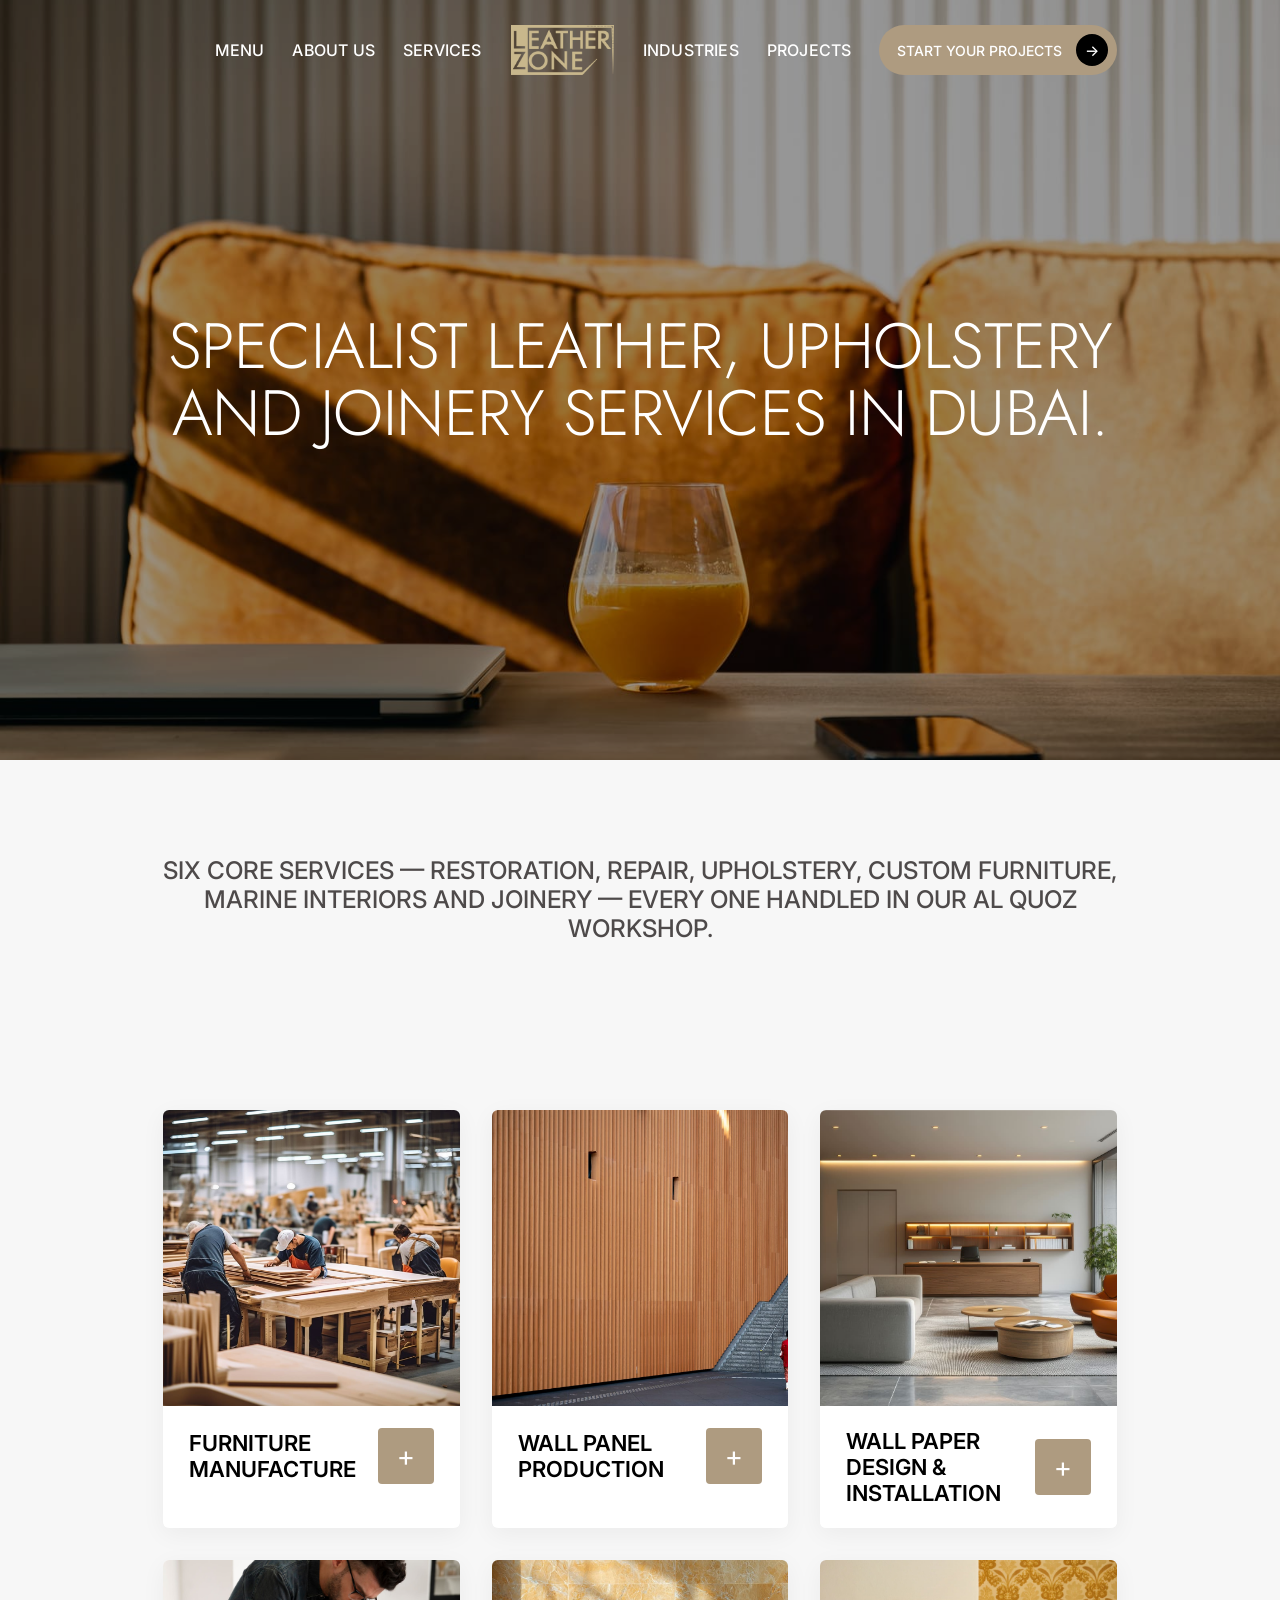
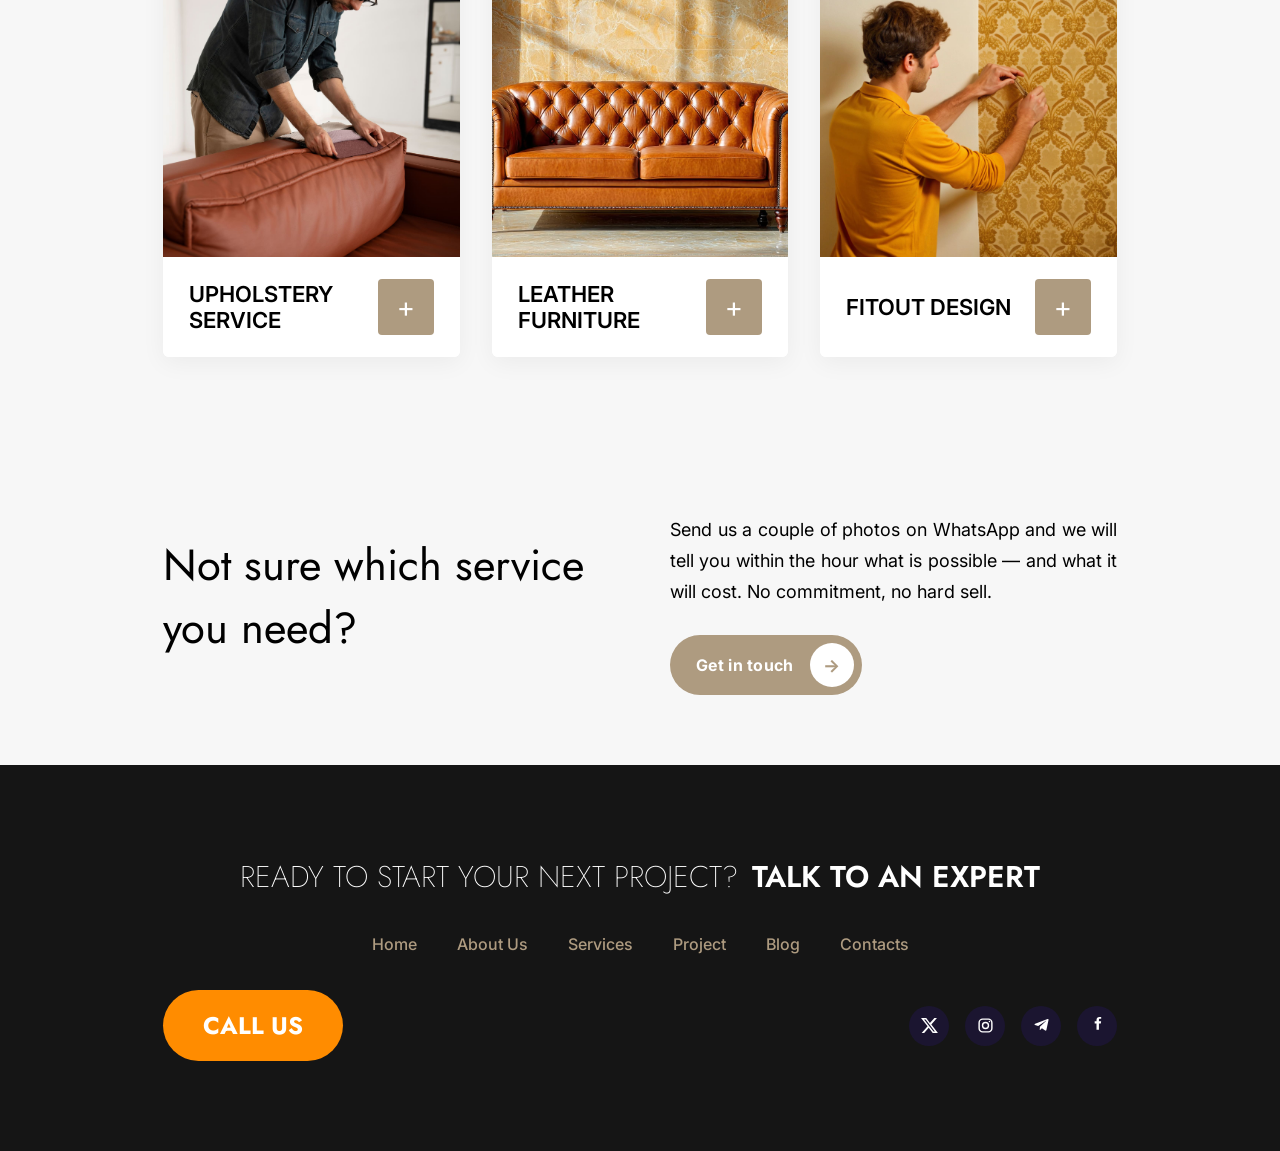
<file: site/services.html>
<!DOCTYPE html>
<html lang="en">
<head>
<meta charset="UTF-8">
<meta name="viewport" content="width=device-width, initial-scale=1.0">
<title>Services — Leather Zone Upholstery LLC, Dubai</title>
<meta name="description" content="Specialist leather, upholstery and joinery services in Dubai. Six core services handled in our Al Quoz workshop.">
<link rel="preconnect" href="https://fonts.googleapis.com">
<link rel="preconnect" href="https://fonts.gstatic.com" crossorigin>
<link href="https://fonts.googleapis.com/css2?family=Jost:wght@200;300;400;500;600;700&family=Inter:wght@400;500;600;700&family=Poppins:wght@400;500&display=swap" rel="stylesheet">
<link rel="stylesheet" href="css/styles.css">
</head>
<body>

<header class="site-header">
  <div class="container">
    <nav class="nav">
      <div class="nav__group nav__group--left">
        <button class="hamburger" aria-label="Menu" onclick="document.querySelector('.mobile-menu').classList.add('open')"><span></span><span></span><span></span><span></span></button>
        <a href="index.html" class="nav__link">MENU</a>
        <a href="about.html" class="nav__link">about us</a>
        <a href="services.html" class="nav__link">services</a>
      </div>
      <a href="index.html" class="nav__logo-wrap"><img class="nav__logo" src="assets/img/logo.png" alt="Leather Zone"></a>
      <div class="nav__group nav__group--right">
        <a href="industries.html" class="nav__link">INDUSTRIES</a>
        <a href="projects.html" class="nav__link">PROJECTS</a>
        <a href="contact.html" class="nav__cta">START YOUR PROJECTS <span class="circle">&rarr;</span></a>
      </div>
      <button class="nav__toggle" aria-label="Open menu" onclick="document.querySelector('.mobile-menu').classList.add('open')"><span></span><span></span><span></span></button>
    </nav>
  </div>
</header>

<section class="hero hero--center hero--short" style="background-image:url('assets/img/hero-services.jpg')">
  <div class="container hero__inner">
    <h1 style="max-width:1192px;margin:0 auto">Specialist leather, upholstery<br>and joinery services in Dubai.</h1>
  </div>
</section>

<p class="lead lead--sm">Six core services — restoration, repair, upholstery, custom furniture, marine interiors and joinery — every one handled in our Al Quoz workshop.</p>

<!-- SERVICES GRID 3x2 -->
<section class="section">
  <div class="container">
    <div class="cards-row" style="grid-template-columns:repeat(3,1fr);gap:32px">
      <article class="svc-card"><img class="svc-card__img" src="assets/img/workshop-1.jpg" alt="Furniture Manufacture"><div class="svc-card__bar"><h3>Furniture Manufacture</h3><a class="svc-card__add" href="service-detail.html">+</a></div></article>
      <article class="svc-card"><img class="svc-card__img" src="assets/img/travel-city.jpg" alt="Wall Panel Production"><div class="svc-card__bar"><h3>Wall Panel Production</h3><a class="svc-card__add" href="service-detail.html">+</a></div></article>
      <article class="svc-card"><img class="svc-card__img" src="assets/img/svc-wallpaper.jpg" alt="Wall Paper Design & Installation"><div class="svc-card__bar"><h3>Wall Paper Design &amp; Installation</h3><a class="svc-card__add" href="service-detail.html">+</a></div></article>
      <article class="svc-card"><img class="svc-card__img" src="assets/img/svc-upholstery.jpg" alt="Upholstery Service"><div class="svc-card__bar"><h3>Upholstery Service</h3><a class="svc-card__add" href="service-detail.html">+</a></div></article>
      <article class="svc-card"><img class="svc-card__img" src="assets/img/svc-leather.jpg" alt="Leather Furniture"><div class="svc-card__bar"><h3>Leather Furniture</h3><a class="svc-card__add" href="service-detail.html">+</a></div></article>
      <article class="svc-card"><img class="svc-card__img" src="assets/img/svc-wallpanel.jpg" alt="Fitout Design"><div class="svc-card__bar"><h3>Fitout Design</h3><a class="svc-card__add" href="service-detail.html">+</a></div></article>
    </div>
  </div>
</section>

<!-- NOT SURE CTA -->
<section class="section">
  <div class="container">
    <div class="split-text">
      <h2 class="display" style="font-weight:400;font-size:clamp(30px,3.4vw,45px)">Not sure which service you need?</h2>
      <div>
        <p style="text-align:justify;margin-bottom:28px">Send us a couple of photos on WhatsApp and we will tell you within the hour what is possible — and what it will cost. No commitment, no hard sell.</p>
        <a class="pill" href="contact.html">Get in touch <span class="dot">&rarr;</span></a>
      </div>
    </div>
  </div>
</section>

<footer class="site-footer">
  <div class="container">
    <div class="footer__top"><h2>Ready to start your next project?</h2><a href="contact.html"><strong>Talk to an Expert</strong></a></div>
    <nav class="footer__nav">
      <a href="index.html">home</a><a href="about.html">about us</a><a href="services.html">services</a>
      <a href="projects.html">project</a><a href="blog.html">blog</a><a href="contact.html">contacts</a>
    </nav>
    <div class="footer__bottom">
      <a class="footer__call" href="tel:+97100000000">CALL US</a>
      <div class="socials"><a href="#" aria-label="Twitter"><svg viewBox="0 0 24 24" fill="#fff" aria-hidden="true"><path d="M18.9 1.5h3.6l-7.9 9 9.3 12h-7.3l-5.7-7.5L4.5 22.5H.9l8.4-9.6L0 1.5h7.4l5.2 6.8zm-1.3 18.8h2L6.5 3.6H4.3z"/></svg></a><a href="#" aria-label="Instagram"><svg viewBox="0 0 24 24" fill="none" stroke="#fff" stroke-width="2" aria-hidden="true"><rect x="3" y="3" width="18" height="18" rx="5"/><circle cx="12" cy="12" r="4.2"/><circle cx="17.6" cy="6.4" r="1.1" fill="#fff" stroke="none"/></svg></a><a href="#" aria-label="Telegram"><svg viewBox="0 0 24 24" fill="#fff" aria-hidden="true"><path d="M21.9 4.3l-3 14.1c-.2 1-.8 1.2-1.7.8l-4.6-3.4-2.2 2.1c-.3.3-.5.4-.9.4l.3-4.7 8.6-7.8c.4-.3-.1-.5-.6-.2L7.3 12.6 2.8 11.2c-1-.3-1-1 .2-1.5l17.6-6.8c.8-.3 1.5.2 1.3 1.4z"/></svg></a><a href="#" aria-label="Facebook"><svg viewBox="0 0 24 24" fill="#fff" aria-hidden="true"><path d="M14 9h2.7l.4-3H14V4.1c0-.9.3-1.5 1.6-1.5h1.6V0C16.9 0 15.8 0 14.7 0 12.2 0 10.6 1.5 10.6 4.1V6H8v3h2.6v9H14z"/></svg></a></div>
    </div>
  </div>
</footer>

<div class="mobile-menu"><div class="mobile-menu__panel">
  <button class="mobile-menu__close" aria-label="Close">&times;</button>
  <a href="index.html">Home</a><a href="about.html">About Us</a><a href="services.html">Services</a>
  <a href="projects.html">Projects</a><a href="blog.html">Blog</a><a href="contact.html">Contacts</a>
</div></div>

<script src="js/main.js"></script>
</body>
</html>
</file>
<file: site/css/styles.css>
/* ============================================================
   Leather Zone Upholstery LLC — Website styles
   Recreated from Figma "Lether zone" design.
   ============================================================ */

:root {
  --accent: #ae9b80;        /* tan / leather */
  --accent-dark: #8c7759;
  --bg: #f7f7f7;
  --dark: #151515;          /* footer */
  --espresso: #1e0f05;      /* dark image band base */
  --orange: #ff8c00;
  --ink: #000000;
  --muted: #4e4a4a;
  --muted2: #292d32;
  --gray: #706868;
  --gutter: clamp(20px, 12.7vw, 244px);
  --maxw: 1432px;
  --display: "Jost", var(--body);
  --body: "Inter", "Segoe UI", system-ui, sans-serif;
}

* { box-sizing: border-box; }

html { scroll-behavior: smooth; }

body {
  margin: 0;
  font-family: var(--body);
  background: var(--bg);
  color: var(--ink);
  -webkit-font-smoothing: antialiased;
  overflow-x: hidden;
}

img { display: block; max-width: 100%; }
a { color: inherit; text-decoration: none; }

h1, h2, h3, h4 { font-family: var(--display); font-weight: 400; margin: 0; }

.container {
  width: 100%;
  max-width: calc(var(--maxw) + var(--gutter) * 2);
  margin: 0 auto;
  padding: 0 var(--gutter);
}

.display { font-family: var(--display); }
.accent-text { color: var(--accent); }

/* ---------- Design typography: uppercase display headings ----------
   The Figma design renders headings, the lead subheading, eyebrows,
   stat numbers/labels and card titles in UPPERCASE, with selected
   lowercase italic accents (e.g. "finest", "in Dubai"). */
.hero h1, .hero__big, .lead,
.section__title, .band h2, .deliver__band h2, .split__body h2,
.stat__num, .stat p, .eyebrow,
.svc-card__bar h3, .cat-card p, .proj-card__bar h3, .proj-intro h2,
.footer__top h2, .footer__top strong {
  text-transform: uppercase;
}
.hero h1 em, .hero__big em, .lead em,
.band h2 em, .deliver__band h2 em, .split__body h2 em,
.section__title em {
  text-transform: none;
  font-style: italic;
}

/* ---------- Header ---------- */
.site-header {
  position: fixed;
  top: 0; left: 0; right: 0;
  z-index: 50;
  background: transparent;
  transition: background .35s ease, box-shadow .35s ease;
}
.site-header.scrolled {
  background: #fff;
  box-shadow: 0 2px 16px rgba(0, 0, 0, .08);
}
.nav {
  display: flex;
  align-items: center;
  gap: 28px;
  height: 100px;
  font-family: var(--body);
}
.nav__group { display: flex; align-items: center; gap: 28px; }
.nav__link {
  font-size: 16px;
  font-weight: 500;
  text-transform: uppercase;
  letter-spacing: .2px;
  color: #fff;
  white-space: nowrap;
  transition: color .2s;
}
.nav__link:hover { color: var(--accent); }
/* Scrolled (white bar) → dark text */
.site-header.scrolled .nav__link { color: var(--ink); }
.site-header.scrolled .hamburger span,
.site-header.scrolled .nav__toggle span { background: var(--ink); }
.nav__logo { height: 50px; width: auto; margin: 0 auto; }
.nav__logo-wrap { flex: 1; display: flex; justify-content: center; }
.hamburger {
  display: inline-flex; flex-direction: column; gap: 4px;
  width: 24px; cursor: pointer; background: none; border: 0; padding: 0;
}
.hamburger span { height: 2px; background: #fff; border-radius: 2px; }
.nav__cta {
  display: inline-flex; align-items: center; gap: 14px;
  background: var(--accent); color: #fff;
  border-radius: 100px; padding: 9px 9px 9px 18px;
  font-size: 14px; font-weight: 500; white-space: nowrap;
  transition: transform .2s, box-shadow .2s;
}
.nav__cta:hover { transform: translateY(-1px); box-shadow: 0 8px 20px rgba(174,155,128,.4); }
.nav__cta .circle {
  width: 32px; height: 32px; border-radius: 50%;
  background: #000; color: #fff;
  display: inline-flex; align-items: center; justify-content: center;
  font-size: 15px;
}
.nav__toggle { display: none; background: none; border: 0; cursor: pointer; }
.nav__toggle span { display: block; width: 26px; height: 2px; background: #000; margin: 5px 0; }

/* ---------- Hero ---------- */
.hero {
  position: relative;
  min-height: 100vh;
  display: flex;
  align-items: flex-end;
  color: #fff;
  background-size: cover;
  background-position: center;
  overflow: hidden;
}
.hero::after {
  content: ""; position: absolute; inset: 0; z-index: 1;
  background: rgba(0,0,0,.40);
}
/* Background video (Vimeo) — covers the hero (crop, never letterbox) */
.hero__video { position: absolute; inset: 0; z-index: 0; overflow: hidden; background: #1a1a1a; }
.hero__video iframe {
  position: absolute; top: 50%; left: 50%;
  /* scale up so the residual Vimeo badge in the corner is cropped out */
  transform: translate(-50%, -50%) scale(1.35);
  /* 16:9 sized to always cover the viewport in both axes */
  width: 100vw; height: 56.25vw;
  min-width: 177.78vh; min-height: 100vh;
  border: 0; pointer-events: none; display: block;
}
.hero__inner { position: relative; z-index: 2; padding-bottom: 110px; width: 100%; }
.hero h1 {
  font-weight: 300; font-size: clamp(40px, 5vw, 75px);
  line-height: 1.04; letter-spacing: -.5px; margin-bottom: 18px;
}
.hero .hero__big {
  font-weight: 500; font-size: clamp(56px, 7vw, 100px);
  line-height: 1; color: #fff;
}
.hero--center { align-items: center; text-align: center; }
.hero--center .hero__inner { padding-bottom: 0; }
.hero--short { min-height: 760px; }

/* lead paragraph that sits below hero */
.lead {
  max-width: calc(var(--maxw) + var(--gutter) * 2);
  margin: 96px auto; padding: 0 var(--gutter); text-align: center;
  font-family: var(--body); font-weight: 500;
  font-size: clamp(22px, 2.4vw, 45px); line-height: 1.2; color: var(--muted);
}
.lead--sm { font-size: clamp(20px, 1.9vw, 36px); }

/* ---------- Buttons / pills ---------- */
.pill {
  display: inline-flex; align-items: center; gap: 16px;
  background: var(--accent); color: #fff;
  border-radius: 100px; padding: 8px 8px 8px 26px;
  font-weight: 700; font-size: 16px; letter-spacing: .3px;
  font-family: var(--body);
  transition: transform .2s, box-shadow .2s;
}
.pill:hover { transform: translateY(-2px); box-shadow: 0 10px 24px rgba(174,155,128,.35); }
.pill .dot {
  width: 44px; height: 44px; border-radius: 50%;
  background: #fff; color: var(--accent);
  display: inline-flex; align-items: center; justify-content: center; font-size: 18px;
}
.pill--ghost { background: transparent; color: var(--gray); padding-left: 0; }
.pill--ghost .dot { background: var(--accent); color: #fff; }
.pill--lg { font-size: 18px; padding: 10px 10px 10px 30px; }
.pill--lg .dot { width: 54px; height: 54px; }

/* ---------- Section heading ---------- */
.section { padding: 70px 0; }
.section__title {
  font-family: var(--body); font-weight: 600;
  font-size: clamp(30px, 3vw, 40px); line-height: 1.2; letter-spacing: -.5px;
}
.eyebrow { color: var(--accent-dark); font-weight: 600; letter-spacing: .5px; }

/* ---------- Service cards (2-col) ---------- */
.svc-grid {
  display: grid; grid-template-columns: repeat(2, 1fr); gap: 32px;
}
.svc-card {
  background: #fff; border-radius: 6px; overflow: hidden;
  box-shadow: 0 6px 24px rgba(0,0,0,.05);
  display: flex; flex-direction: column;
}
.svc-card__img { aspect-ratio: 1/1; width: 100%; object-fit: cover; }
.svc-card__bar {
  display: flex; align-items: center; justify-content: space-between;
  padding: 22px 26px; gap: 16px;
  background: white; position: relative; z-index: 9999;
}
.svc-card__bar h3 { font-family: var(--body); font-weight: 600; font-size: 22px; }
.svc-card__add {
  width: 56px; height: 56px; flex: none; border-radius: 4px;
  background: var(--accent); color: #fff; border: 0; cursor: pointer;
  font-size: 28px; display: inline-flex; align-items: center; justify-content: center;
  transition: background .2s;
}
.svc-card__add:hover { background: var(--accent-dark); }

/* ---------- Full-bleed dark band ---------- */
.band {
  position: relative; color: #fff;
  background-size: cover; background-position: center;
  padding: 150px 0;
}
.band::before { content:""; position:absolute; inset:0; background: rgba(0,0,0,.45); }
.band__inner { position: relative; z-index: 2; }
.band h2 {
  font-family: var(--display); font-weight: 500;
  font-size: clamp(38px, 4.2vw, 75px); line-height: 1.07; max-width: 1039px;
}
.band--tan::before { background: rgba(174,155,128,.95); }
.band--tan h2 { font-weight: 200; }

/* ---------- Delivering finest industry (band + overlapping cards) ---------- */
.deliver { background: var(--bg); }
.deliver__band { padding: 150px 0 220px; }
.deliver__band .band__inner { position: relative; }
.deliver__band h2 { font-weight: 500; }
.deliver__band h2 em {
  font-family: Georgia, "Times New Roman", serif;
  font-style: italic; font-weight: 400;
}
.deliver__band h2 b { font-weight: 700; }
.plus {
  position: absolute; color: #fff; opacity: .85;
  font-family: var(--body); font-weight: 300; font-size: 40px; line-height: 1;
}
.plus--a { top: -70px; left: 38%; }
.plus--b { top: -90px; right: 6%; }
.deliver__cards {
  display: grid;
  grid-template-columns: repeat(4, 1fr);
  gap: 24px;
  margin-top: -150px; position: relative; z-index: 2;
}
/* consistent aspect ratio across desktop & mobile (no fixed px height) */
.deliver__cards .cat-card img { height: auto; aspect-ratio: 2 / 3; }
@media (max-width: 900px) {
  .deliver__cards { grid-template-columns: repeat(2, 1fr); }
}
@media (max-width: 520px) {
  .deliver__cards { grid-template-columns: 1fr; }
}

/* ---------- Sector / category cards row ---------- */
.cards-row {
  display: grid; grid-template-columns: repeat(5, 1fr); gap: 24px;
}
.cat-card {
  background: #fff; border-radius: 8px; overflow: hidden;
  box-shadow: 0 6px 20px rgba(0,0,0,.05);
}
.cat-card img { width: 100%; height: 340px; object-fit: cover; }
article.cat-card { padding: 4px; }
.cat-card p {
  margin: 0; padding: 22px 14px; text-align: center;
  font-size: 18px; color: var(--muted2); font-family: var(--body);
}

/* ---------- About / split blocks ---------- */
.split {
  display: grid; grid-template-columns: 1fr 1fr; gap: 0; align-items: stretch;
}
.split__media img { width: 100%; height: 100%; object-fit: cover; min-height: 520px; }
.split__body {
  background: #fff; padding: 10rem;
  display: flex; flex-direction: column; justify-content: center; gap: 28px;
}
@media (max-width: 900px) { .split__body { padding: 2.5rem; } }
.split__body h2 { font-weight: 500; font-size: clamp(30px,3.2vw,45px); line-height: 1.1; }
.split__body p { font-size: 18px; line-height: 1.7; color: #111; margin: 0; }

/* ---------- Stats ---------- */
.stats { display: grid; grid-template-columns: repeat(3,1fr); gap: 26px; }
.stat {
  background: #fff; border-radius: 8px; padding: 40px 36px;
  box-shadow: 0 6px 20px rgba(0,0,0,.05);
}
.stat__num {
  font-family: var(--display); font-weight: 500; color: var(--accent);
  font-size: clamp(48px, 5vw, 80px); line-height: 1; margin-bottom: 24px;
}
.stat p { font-family: var(--body); font-size: clamp(20px,2vw,30px); line-height: 1.15; color: var(--muted2); margin: 0; }

/* ---------- Brand logos grid ---------- */
.logos {
  display: grid; grid-template-columns: repeat(6, 1fr); gap: 14px;
}
.logos div {
  background: #fff; border-radius: 4px; height: 120px;
  display: flex; align-items: center; justify-content: center; padding: 18px;
}
.logos img { max-height: 70px; width: auto; object-fit: contain; opacity: .85; }

/* ---------- Testimonials ---------- */
.reviews { display: grid; grid-template-columns: repeat(3, 1fr); gap: 26px; }
/* horizontal scrollable testimonials (like the sectors row) */
.review-scroll {
  display: flex; gap: 26px; width: 100%;
  overflow-x: auto;
  scroll-snap-type: x proximity;
  scroll-behavior: smooth;
  -webkit-overflow-scrolling: touch;
  scrollbar-width: none; -ms-overflow-style: none;
}
.review-scroll::-webkit-scrollbar { display: none; }
.review-scroll .review { flex: 0 0 auto; width: clamp(300px, 28vw, 440px); scroll-snap-align: start; }
.review {
  background: #fff; border-radius: 8px; padding: 30px;
  box-shadow: 0 6px 20px rgba(0,0,0,.05);
  display: flex; flex-direction: column; gap: 18px;
}
.review__google { height: 32px; width: fit-content; max-width: fit-content; }
.review__stars { color: #ffc107; font-size: 16px; letter-spacing: 2px; }
.review p { font-size: 16px; line-height: 1.5; color: var(--muted2); margin: 0; flex: 1; }
.review__person { display: flex; align-items: center; gap: 12px; }
.review__avatar {
  width: 36px; height: 36px; border-radius: 50%; flex: none;
  display: flex; align-items: center; justify-content: center;
  color: #fff; font-weight: 600; font-size: 13px;
}
.review__person strong { font-weight: 600; font-size: 15px; color: var(--muted2); }

/* ---------- Gallery (tall images) ---------- */
.gallery3 { display: grid; grid-template-columns: repeat(3,1fr); gap: 28px; }
.gallery3 .zoom { border-radius: 4px; }
.gallery3 .zoom img, .gallery3 > img { width: 100%; height: 620px; object-fit: cover; border-radius: 4px; }

/* ---------- Industries page ---------- */
.ind-title { font-family: var(--body); font-weight: 700; font-size: clamp(24px, 2.4vw, 32px); margin: 0 0 18px; }
.ind-grid { display: grid; grid-template-columns: 1fr 1fr; gap: 40px; }
.ind-card { display: flex; flex-direction: column; }
.ind-card .zoom { overflow: hidden; border-radius: 8px; margin-bottom: 24px; }
.ind-card .zoom img { width: 100%; height: 380px; object-fit: cover; display: block; transition: transform .6s cubic-bezier(.2,.7,.3,1); }
.ind-card .zoom:hover img { transform: scale(1.06); }
.ind-card p { font-size: 18px; line-height: 1.6; color: #111; margin: 0 0 22px; flex: 1; }
@media (max-width: 820px) { .ind-grid { grid-template-columns: 1fr; } }

/* ---------- Detail table ---------- */
.spec {
  display: grid; grid-template-columns: 220px 1fr; gap: 0;
  max-width: 1140px; margin: 0 auto;
  border-top: 1px solid #e2ded8;
}
.spec dt, .spec dd {
  padding: 22px 10px; border-bottom: 1px solid #e2ded8; margin: 0;
  font-size: 18px; font-family: var(--body);
}
.spec dt { font-weight: 600; }
.spec dd { color: #333; }

/* ---------- Contact ---------- */
.contact-card {
  display: grid; grid-template-columns: 0.85fr 1.15fr;
  background: #fff; border-radius: 16px; overflow: hidden;
  box-shadow: 0 20px 60px rgba(0,0,0,.08);
}
.contact-info {
  background: #0f0f0f; color: #fff; padding: 48px;
  position: relative; display: flex; flex-direction: column; gap: 40px;
}
.contact-info h3 { font-family: var(--body); font-weight: 600; font-size: 28px; }
.contact-info .muted { color: #c9c9c9; font-size: 16px; margin-top: -28px; }
.contact-info ul { list-style: none; padding: 0; margin: 0; display: flex; flex-direction: column; gap: 26px; }
.contact-info li { display: flex; gap: 16px; align-items: flex-start; font-size: 16px; }
.contact-info .ic { color: var(--accent); }
.contact-form { padding: 48px; display: grid; grid-template-columns: 1fr 1fr; gap: 28px; }
.field { display: flex; flex-direction: column; gap: 8px; }
.field label { font-size: 12px; color: #8d8d8d; font-weight: 600; }
.field input, .field textarea {
  border: 0; border-bottom: 1px solid #c9c9c9; padding: 8px 0;
  font-family: var(--body); font-size: 15px; background: transparent; outline: none;
}
.field input:focus, .field textarea:focus { border-color: var(--accent); }
.field--full { grid-column: 1 / -1; }
.contact-form .submit { grid-column: 1 / -1; display: flex; justify-content: flex-end; }
.contact-form button {
  background: var(--accent); color: #fff; border: 0; cursor: pointer;
  padding: 14px 34px; border-radius: 6px; font-size: 16px; font-weight: 500;
}
.contact-form button:hover { background: var(--accent-dark); }

/* ---------- Footer ---------- */
.site-footer { background: var(--dark); color: #fff; padding: 90px 0; }
.footer__top { display: flex; align-items: baseline; gap: 14px; justify-content: center; }
.footer__top h2 { font-family: var(--display); font-weight: 200; font-size: clamp(22px,2.4vw,30px); }
.footer__top strong { font-family: var(--display); font-weight: 600; font-size: clamp(22px,2.4vw,30px); }
.footer__nav {
  display: flex; gap: 40px; justify-content: center; margin: 36px 0;
  flex-wrap: wrap;
}
.footer__nav a { color: var(--accent); font-size: 16px; font-weight: 500; text-transform: capitalize; }
.footer__nav a:hover { color: #fff; }
.footer__bottom {
  display: flex; align-items: center; justify-content: space-between;
  flex-wrap: wrap; gap: 24px; margin-top: 30px;
}
.footer__call {
  background: var(--orange); color: #fff; border-radius: 50px;
  padding: 18px 40px; font-family: var(--display); font-weight: 700; font-size: 24px;
}
.socials { display: flex; gap: 16px; }
.socials a {
  width: 40px; height: 40px; border-radius: 50%; background: #1b1530;
  display: inline-flex; align-items: center; justify-content: center; color: #fff;
  transition: background .2s;
}
.socials a:hover { background: var(--accent); }

/* ---------- Utilities ---------- */
.text-center { text-align: center; }
.mt-0 { margin-top: 0; }
.cta-row { display: flex; flex-wrap: wrap; gap: 40px; align-items: center; }
.split-text { display: grid; grid-template-columns: 1fr 1fr; gap: 60px; align-items: center; }
.split-text p { font-size: 18px; line-height: 1.7; }

/* ---------- Mobile menu overlay ---------- */
.mobile-menu {
  position: fixed; inset: 0; z-index: 100; background: rgba(0,0,0,.6);
  display: none;
}
.mobile-menu.open { display: block; }
.mobile-menu__panel {
  position: absolute; top: 0; left: 0; bottom: 0; width: min(80vw, 420px);
  background: #fff; padding: 40px; display: flex; flex-direction: column; gap: 22px;
  transform: translateX(-100%); transition: transform .3s;
}
.mobile-menu.open .mobile-menu__panel { transform: translateX(0); }
.mobile-menu__panel a { font-size: 18px; font-weight: 500; text-transform: uppercase; letter-spacing: .5px; }
.mobile-menu__close { align-self: flex-end; background: none; border: 0; font-size: 28px; cursor: pointer; }

/* ============================================================
   Smooth hover animations
   ============================================================ */
.svc-card, .cat-card, .stat, .review {
  transition: transform .35s cubic-bezier(.2,.7,.3,1), box-shadow .35s ease;
}
.svc-card, .cat-card, .proj-card, .gallery3 .zoom { cursor: pointer; }
.svc-card:hover, .cat-card:hover {
  transform: translateY(-8px);
  box-shadow: 0 22px 50px rgba(0,0,0,.14);
}
.stat:hover, .review:hover {
  transform: translateY(-6px);
  box-shadow: 0 18px 40px rgba(0,0,0,.12);
}
/* image zoom — every zoomable image lives in an overflow:hidden box so the
   scale stays cropped within its container (never grows the layout/overflows) */
.svc-card, .cat-card, .split__media, .proj-card,
.proj-card__media, .gallery3 .zoom { overflow: hidden; }
.svc-card__img, .cat-card img, .split__media img,
.proj-card__img, .gallery3 .zoom img {
  display: block;
  transition: transform .6s cubic-bezier(.2,.7,.3,1);
  transform: scale(1);          /* GPU-stable start, no sub-pixel seams */
  backface-visibility: hidden;
}
.svc-card:hover .svc-card__img,
.cat-card:hover img,
.proj-card:hover .proj-card__img,
.gallery3 .zoom:hover img { transform: scale(1.06); }

/* links + nav underline grow */
.footer__nav a { position: relative; }
.footer__nav a::after {
  content: ""; position: absolute; left: 0; bottom: -4px; height: 1px; width: 0;
  background: currentColor; transition: width .3s ease;
}
.footer__nav a:hover::after { width: 100%; }

/* pill arrow nudges on hover */
.pill .dot, .nav__cta .circle { transition: transform .3s ease; }
.pill:hover .dot, .nav__cta:hover .circle { transform: translateX(4px); }

/* social icons */
.socials a { transition: transform .25s ease, background .25s ease; }
.socials a:hover { transform: translateY(-3px); }
.socials svg { width: 17px; height: 17px; display: block; }

/* gallery captions (matches design) */
.gallery3 .g-item { display: flex; flex-direction: column; gap: 14px; }
.gallery3 .g-cap {
  margin: 0; font-family: var(--body); font-size: 18px; color: var(--muted2);
  text-transform: uppercase; letter-spacing: .3px;
}

/* Home "Sectors we deliver in" — horizontal scrollable gallery */
.sector-scroll {
  display: flex;
  gap: 24px;
  width: 100%;
  overflow-x: auto;
  scroll-snap-type: x proximity;
  scroll-padding-left: 0;
  scroll-behavior: smooth;
  -webkit-overflow-scrolling: touch;
  scrollbar-width: none;          /* Firefox */
  -ms-overflow-style: none;       /* IE and Edge */
}
.sector-scroll::-webkit-scrollbar { display: none; } /* Chrome, Safari, Opera */
.sector-item {
  flex: 0 0 auto;
  width: clamp(300px, 30vw, 460px);
  scroll-snap-align: start;
  margin: 0;
}
.sector-item .zoom { overflow: hidden; border-radius: 6px; }
.sector-item img { width: 100%; height: 560px; object-fit: cover; display: block; transition: transform .6s cubic-bezier(.2,.7,.3,1); }
.sector-item:hover .zoom img { transform: scale(1.06); }
.sector-item figcaption {
  margin-top: 16px; font-family: var(--body); font-size: 18px; color: var(--muted2);
  text-transform: uppercase; letter-spacing: .3px; text-align: center;
}
@media (max-width: 820px) {
  .sector-item { width: 78vw; }
  .sector-item img { height: 420px; }
}

/* reveal on scroll (only hides when JS is active, so no-JS keeps content visible) */
.js .reveal { opacity: 0; transform: translateY(28px); transition: opacity .7s ease, transform .7s cubic-bezier(.2,.7,.3,1); }
.js .reveal.in { opacity: 1; transform: none; }
@media (prefers-reduced-motion: reduce) {
  .js .reveal { opacity: 1; transform: none; transition: none; }
  * { scroll-behavior: auto; }
}

/* ============================================================
   Projects — full-screen horizontal scroll gallery
   ============================================================ */
.proj-scroll {
  position: relative;
  min-height: 100vh;
  display: flex;
  align-items: center;
  background: var(--bg);
  padding: 120px 0 80px;
}
.proj-track {
  display: flex;
  gap: 28px;
  width: 100%;
  overflow-x: auto;
  scroll-snap-type: x proximity;
  scroll-padding-left: var(--gutter);
  padding: 10px var(--gutter) 28px;
  -webkit-overflow-scrolling: touch;
  scrollbar-width: thin;
  scrollbar-color: var(--accent) transparent;
}
.proj-track::-webkit-scrollbar { height: 8px; }
.proj-track::-webkit-scrollbar-thumb { background: var(--accent); border-radius: 8px; }
.proj-track::-webkit-scrollbar-track { background: transparent; }
.proj-track > * { scroll-snap-align: start; flex: 0 0 auto; }

.proj-intro {
  width: min(86vw, 520px);
  align-self: stretch;
  background: var(--accent);
  color: #fff;
  border-radius: 12px;
  padding: clamp(32px, 4vw, 56px);
  display: flex; flex-direction: column; justify-content: center; gap: 22px;
}
.proj-intro h2 { font-family: var(--display); font-weight: 400; font-size: clamp(28px, 3vw, 45px); line-height: 1.08; }
.proj-intro p { font-size: 18px; line-height: 1.6; margin: 0; color: rgba(255,255,255,.92); }
.proj-intro .pill { background: #fff; color: var(--gray); align-self: flex-start; }
.proj-intro .pill .dot { background: var(--accent); color: #fff; }

.proj-card {
  width: min(78vw, 440px);
  background: #fff;
  border-radius: 12px;
  display: flex; flex-direction: column;
  box-shadow: 0 10px 30px rgba(0,0,0,.06);
  transition: transform .35s cubic-bezier(.2,.7,.3,1), box-shadow .35s ease;
}
.proj-card:hover { transform: translateY(-8px); box-shadow: 0 24px 54px rgba(0,0,0,.16); }
.proj-card__media { position: relative; overflow: hidden; border-radius: 12px 12px 0 0; }
.proj-card__img { width: 100%; height: min(62vh, 560px); object-fit: cover; display: block; }
.proj-card__bar {
  display: flex; align-items: center; justify-content: space-between; gap: 16px;
  padding: 22px 24px;
}
.proj-card__bar h3 { font-family: var(--body); font-weight: 600; font-size: 22px; line-height: 1.2; }
.proj-card__add {
  width: 56px; height: 56px; flex: none; border-radius: 6px;
  background: var(--accent); color: #fff; border: 0; cursor: pointer; font-size: 26px;
  display: inline-flex; align-items: center; justify-content: center; transition: background .25s;
}
.proj-card__add:hover { background: var(--accent-dark); }

.proj-next {
  position: absolute; right: clamp(16px, 4vw, 60px); bottom: 28px;
  width: 64px; height: 64px; border-radius: 50%;
  background: var(--orange); color: #fff; border: 0; cursor: pointer;
  font-size: 26px; display: inline-flex; align-items: center; justify-content: center;
  box-shadow: 0 10px 24px rgba(255,140,0,.35);
  transition: transform .25s ease, background .25s ease;
  z-index: 3;
}
.proj-next:hover { transform: scale(1.08); }

/* ============================================================
   Responsive
   ============================================================ */
@media (max-width: 1100px) {
  .nav__group--right, .nav__group--left .nav__link { display: none; }
  .nav__cta { display: none; }
  .logos { grid-template-columns: repeat(4,1fr); }
  .cards-row { grid-template-columns: repeat(3,1fr); }
}
@media (max-width: 820px) {
  .svc-grid, .stats, .reviews, .gallery3, .split, .contact-card,
  .split-text, .spec { grid-template-columns: 1fr; }
  .contact-form { grid-template-columns: 1fr 1fr; }
  .cards-row { grid-template-columns: repeat(2,1fr); }
  .logos { grid-template-columns: repeat(3,1fr); }
  .spec dt { border-bottom: 0; padding-bottom: 0; }
  .gallery3 img, .cat-card img { height: 320px; }
  .hero { min-height: 620px; }
  .lead { margin: 56px auto; }
  .section { padding: 48px 0; }
}
@media (max-width: 520px) {
  .cards-row, .logos, .contact-form { grid-template-columns: 1fr; }
  .footer__nav { gap: 18px; }
  .footer__bottom { justify-content: center; }
}
</file>
